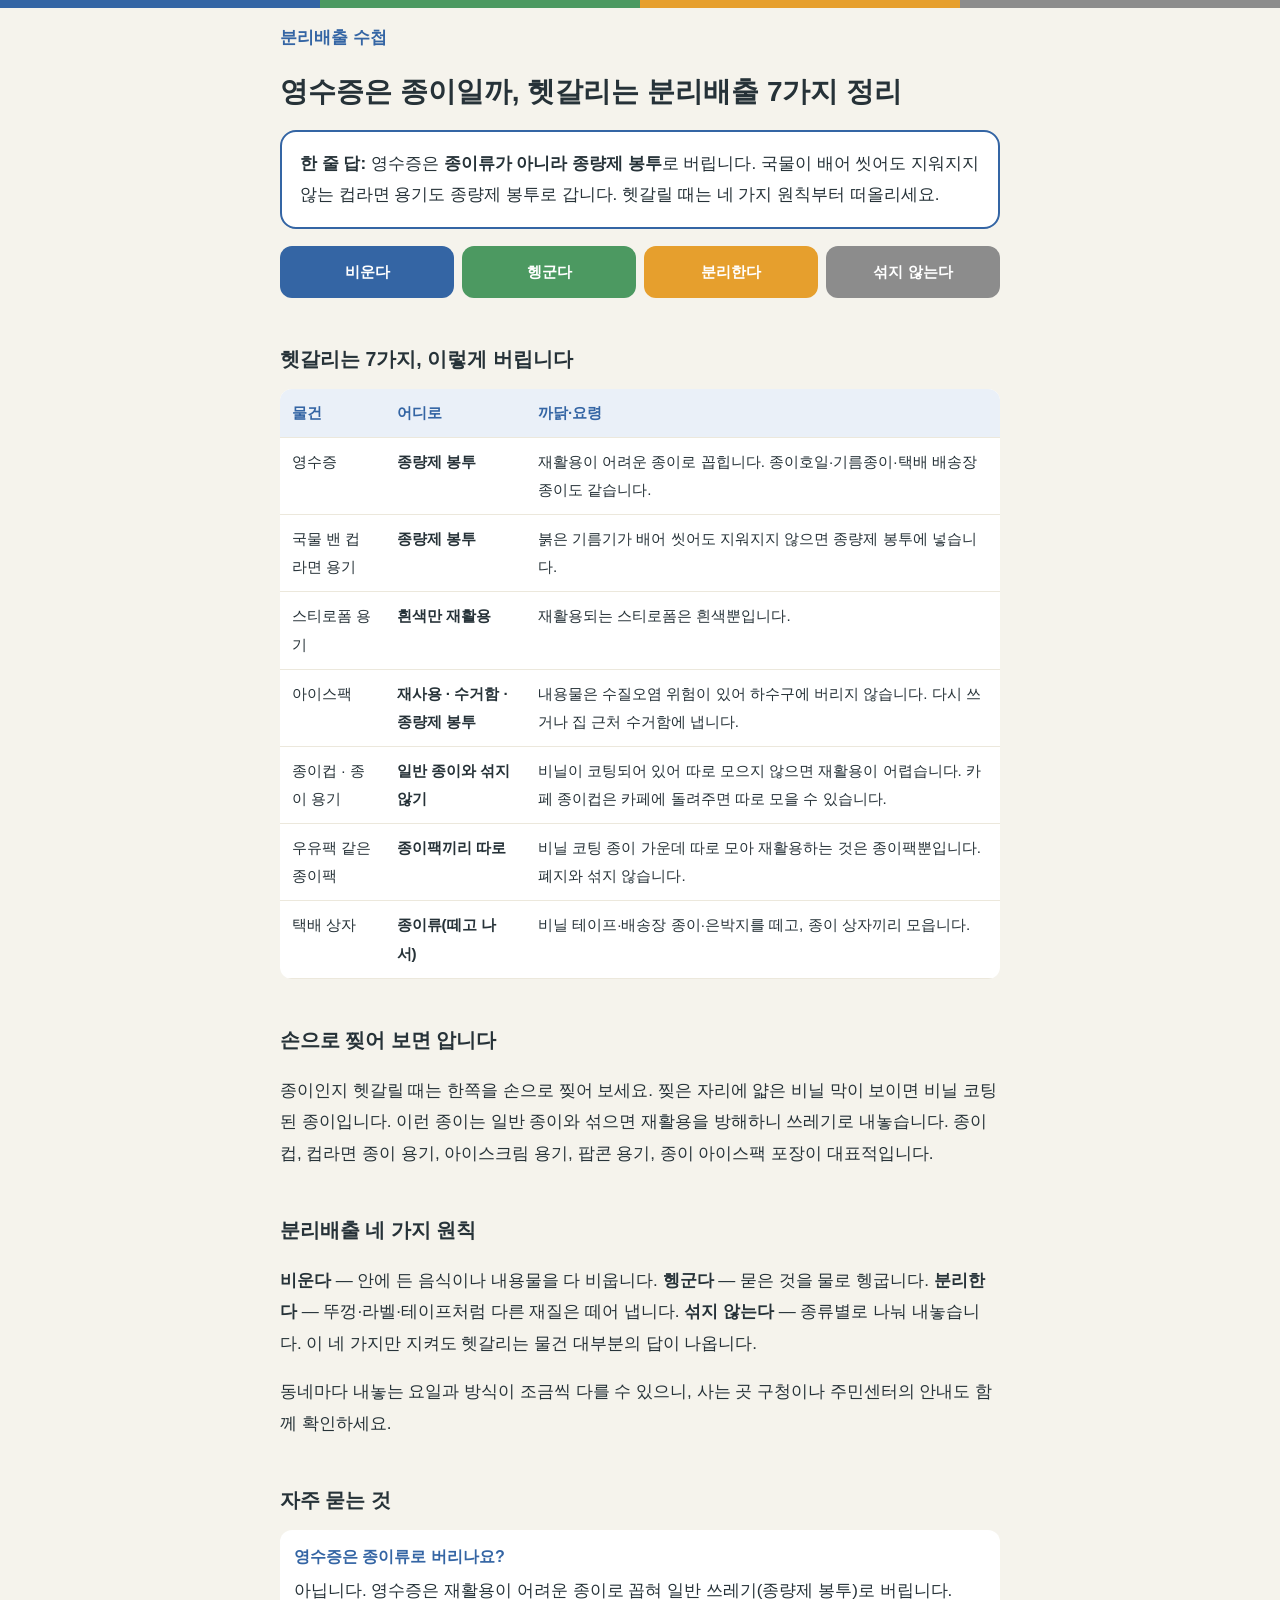
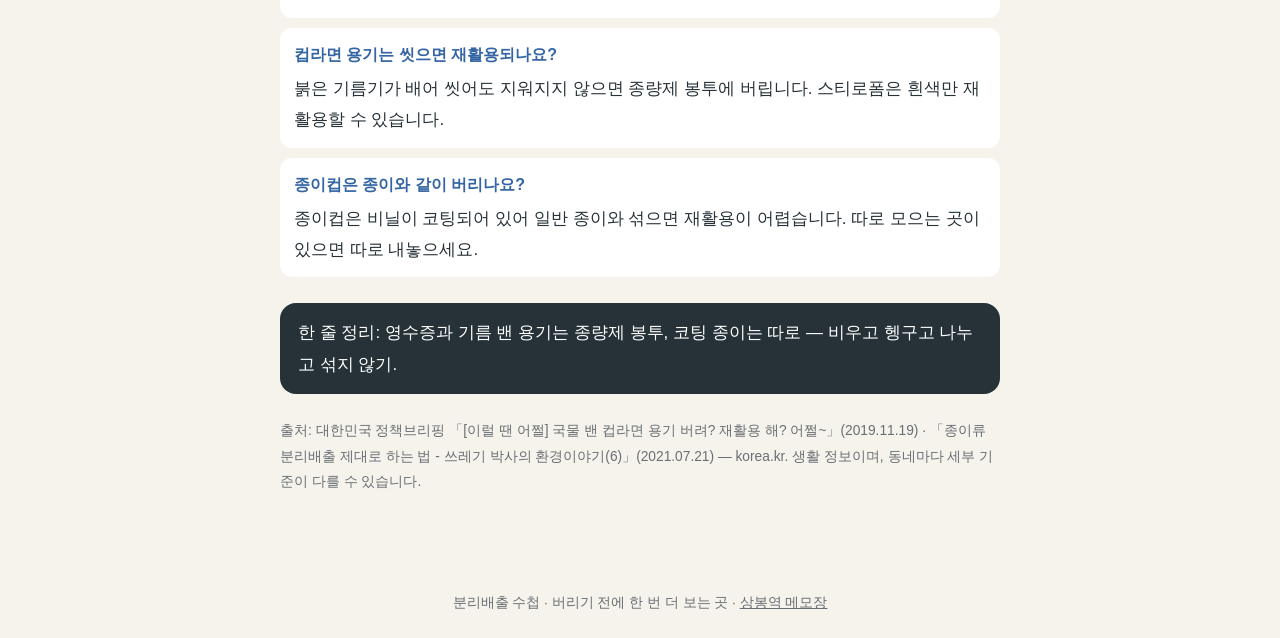
<file: index.html>
<!doctype html>
<html lang="ko">
<head>
<meta charset="UTF-8" />
<meta name="viewport" content="width=device-width, initial-scale=1.0" />
<title>영수증은 종이일까, 헷갈리는 분리배출 7가지 정리</title>
<meta name="description" content="영수증은 종이가 아니라 종량제 봉투로, 국물 밴 컵라면 용기도 종량제 봉투로 버립니다. 정책브리핑 원문으로 확인한 헷갈리는 분리배출 7가지." />
<meta name="robots" content="index, follow, max-image-preview:large" />
<link rel="canonical" href="https://x.nolcool.com/" />
<meta property="og:type" content="article" />
<meta property="og:site_name" content="분리배출 수첩" />
<meta property="og:title" content="영수증은 종이일까, 헷갈리는 분리배출 7가지 정리" />
<meta property="og:description" content="영수증 · 컵라면 용기 · 아이스팩 · 종이컵 · 종이팩 · 택배 상자 · 스티로폼 — 원문으로 확인한 배출법." />
<meta property="og:url" content="https://x.nolcool.com/" />
<meta property="og:image" content="https://x.nolcool.com/og-recycle-home.png" />
<meta property="og:image:width" content="1200" />
<meta property="og:image:height" content="1200" />
<meta property="og:image:alt" content="영수증은 종이일까 — 분리배출 수첩" />
<meta property="og:locale" content="ko_KR" />
<meta name="twitter:card" content="summary_large_image" />
<meta name="twitter:image" content="https://x.nolcool.com/og-recycle-home.png" />
<meta name="google-site-verification" content="PmfRK32sSB__iyGIVTwupgP_R45SPUo7QPPtmYJHXIc" />
<meta name="google-site-verification" content="HJjm7MRxykCQ7d_9L7glaTeeaWrmJIzAKY0BcNcfm88" />
<meta name="naver-site-verification" content="668469cf731e47491c0d4fd632688038e070fd48" />
<meta name="naver-site-verification" content="14628b1489c33af7b7a40d8b4076fec8fe49bb95" />
<link rel="icon" href="/favicon.ico" sizes="any" />
<link rel="icon" type="image/svg+xml" href="/favicon.svg" />
<script type="application/ld+json">
{"@context":"https://schema.org","@type":"WebSite","@id":"https://x.nolcool.com/#site","name":"분리배출 수첩","url":"https://x.nolcool.com/","inLanguage":"ko-KR"}
</script>
<script type="application/ld+json">
{"@context":"https://schema.org","@type":"Article","headline":"영수증은 종이일까, 헷갈리는 분리배출 7가지 정리","inLanguage":"ko-KR","mainEntityOfPage":"https://x.nolcool.com/","image":"https://x.nolcool.com/og-recycle-home.png","datePublished":"2026-09-27","isPartOf":{"@id":"https://x.nolcool.com/#site"}}
</script>
<script type="application/ld+json">
{"@context":"https://schema.org","@type":"FAQPage","mainEntity":[{"@type":"Question","name":"영수증은 종이류로 버리나요?","acceptedAnswer":{"@type":"Answer","text":"아닙니다. 영수증은 재활용이 어려운 종이로 꼽혀 일반 쓰레기(종량제 봉투)로 버립니다."}},{"@type":"Question","name":"컵라면 용기는 씻으면 재활용되나요?","acceptedAnswer":{"@type":"Answer","text":"붉은 기름기가 배어 씻어도 지워지지 않으면 종량제 봉투에 버립니다. 스티로폼은 흰색만 재활용할 수 있습니다."}},{"@type":"Question","name":"종이컵은 종이와 같이 버리나요?","acceptedAnswer":{"@type":"Answer","text":"종이컵은 비닐이 코팅되어 있어 일반 종이와 섞으면 재활용이 어렵습니다. 따로 모으는 곳이 있으면 따로 내놓으세요."}}]}
</script>
<style>
:root{--bt-청:#3465a4;--bt-녹:#4c9961;--bt-황:#e69f2d;--bt-회:#8c8c8c;--bt-바:#f5f3ec;--bt-글:#263238}
*{box-sizing:border-box}
body{margin:0;background:var(--bt-바);color:var(--bt-글);font-family:"Pretendard","Malgun Gothic","Apple SD Gothic Neo",sans-serif;line-height:1.85;font-size:17px}
.bt-top{display:flex;height:8px}.bt-top i{flex:1}.bt-top i:nth-child(1){background:var(--bt-청)}.bt-top i:nth-child(2){background:var(--bt-녹)}.bt-top i:nth-child(3){background:var(--bt-황)}.bt-top i:nth-child(4){background:var(--bt-회)}
.bt-name{max-width:760px;margin:0 auto;padding:14px 20px 0;font-weight:800;color:var(--bt-청)}
.bt-doc{max-width:760px;margin:0 auto;padding:8px 20px 60px}
.bt-doc h1{font-size:1.75rem;line-height:1.35;margin:.4em 0 .7em}
.bt-quick{background:#fff;border-radius:16px;padding:16px 18px;border:2px solid var(--bt-청)}
.bt-four{display:grid;grid-template-columns:repeat(4,1fr);gap:8px;margin:16px 0}
.bt-four span{color:#fff;font-weight:800;text-align:center;padding:12px 4px;border-radius:12px;font-size:.95rem}
.bt-four span:nth-child(1){background:var(--bt-청)}.bt-four span:nth-child(2){background:var(--bt-녹)}.bt-four span:nth-child(3){background:var(--bt-황)}.bt-four span:nth-child(4){background:var(--bt-회)}
.bt-doc h2{font-size:1.22rem;margin:2.2em 0 .6em}
.bt-tb{width:100%;border-collapse:collapse;background:#fff;border-radius:12px;overflow:hidden;font-size:.95rem}
.bt-tb th,.bt-tb td{padding:10px 12px;border-bottom:1px solid #ece8dc;text-align:left;vertical-align:top}
.bt-tb thead th{background:#eaf0f8;color:var(--bt-청)}
.bt-tb td:nth-child(2){font-weight:700}
.bt-qa{background:#fff;border-radius:12px;padding:12px 14px;margin:10px 0}
.bt-qa h3{font-size:1rem;margin:0 0 .2em;color:var(--bt-청)}.bt-qa p{margin:0}
.bt-one{background:var(--bt-글);color:#fff;border-radius:16px;padding:14px 18px;margin-top:26px}
.bt-src{font-size:.86rem;color:#6a6f73;margin-top:24px}
.bt-foot{text-align:center;font-size:.85rem;color:#6a6f73;padding:22px 16px}
@media (max-width:480px){.bt-four span{font-size:.78rem;padding:12px 2px;white-space:nowrap}.bt-tb td:first-child{min-width:5.2em}}
</style>
</head>
<body>
<div class="bt-top"><i></i><i></i><i></i><i></i></div>
<div class="bt-name">분리배출 수첩</div>
<main class="bt-doc">
<article>
<h1>영수증은 종이일까, 헷갈리는 분리배출 7가지 정리</h1>
<p class="bt-quick"><strong>한 줄 답:</strong> 영수증은 <strong>종이류가 아니라 종량제 봉투</strong>로 버립니다. 국물이 배어 씻어도 지워지지 않는 컵라면 용기도 종량제 봉투로 갑니다. 헷갈릴 때는 네 가지 원칙부터 떠올리세요.</p>
<div class="bt-four"><span>비운다</span><span>헹군다</span><span>분리한다</span><span>섞지 않는다</span></div>

<h2>헷갈리는 7가지, 이렇게 버립니다</h2>
<table class="bt-tb">
<thead><tr><th>물건</th><th>어디로</th><th>까닭·요령</th></tr></thead>
<tbody>
<tr><td>영수증</td><td>종량제 봉투</td><td>재활용이 어려운 종이로 꼽힙니다. 종이호일·기름종이·택배 배송장 종이도 같습니다.</td></tr>
<tr><td>국물 밴 컵라면 용기</td><td>종량제 봉투</td><td>붉은 기름기가 배어 씻어도 지워지지 않으면 종량제 봉투에 넣습니다.</td></tr>
<tr><td>스티로폼 용기</td><td>흰색만 재활용</td><td>재활용되는 스티로폼은 흰색뿐입니다.</td></tr>
<tr><td>아이스팩</td><td>재사용 · 수거함 · 종량제 봉투</td><td>내용물은 수질오염 위험이 있어 하수구에 버리지 않습니다. 다시 쓰거나 집 근처 수거함에 냅니다.</td></tr>
<tr><td>종이컵 · 종이 용기</td><td>일반 종이와 섞지 않기</td><td>비닐이 코팅되어 있어 따로 모으지 않으면 재활용이 어렵습니다. 카페 종이컵은 카페에 돌려주면 따로 모을 수 있습니다.</td></tr>
<tr><td>우유팩 같은 종이팩</td><td>종이팩끼리 따로</td><td>비닐 코팅 종이 가운데 따로 모아 재활용하는 것은 종이팩뿐입니다. 폐지와 섞지 않습니다.</td></tr>
<tr><td>택배 상자</td><td>종이류(떼고 나서)</td><td>비닐 테이프·배송장 종이·은박지를 떼고, 종이 상자끼리 모읍니다.</td></tr>
</tbody>
</table>

<h2>손으로 찢어 보면 압니다</h2>
<p>종이인지 헷갈릴 때는 한쪽을 손으로 찢어 보세요. 찢은 자리에 얇은 비닐 막이 보이면 비닐 코팅된 종이입니다. 이런 종이는 일반 종이와 섞으면 재활용을 방해하니 쓰레기로 내놓습니다. 종이컵, 컵라면 종이 용기, 아이스크림 용기, 팝콘 용기, 종이 아이스팩 포장이 대표적입니다.</p>

<h2>분리배출 네 가지 원칙</h2>
<p><strong>비운다</strong> — 안에 든 음식이나 내용물을 다 비웁니다. <strong>헹군다</strong> — 묻은 것을 물로 헹굽니다. <strong>분리한다</strong> — 뚜껑·라벨·테이프처럼 다른 재질은 떼어 냅니다. <strong>섞지 않는다</strong> — 종류별로 나눠 내놓습니다. 이 네 가지만 지켜도 헷갈리는 물건 대부분의 답이 나옵니다.</p>
<p>동네마다 내놓는 요일과 방식이 조금씩 다를 수 있으니, 사는 곳 구청이나 주민센터의 안내도 함께 확인하세요.</p>

<h2>자주 묻는 것</h2>
<div class="bt-qa"><h3>영수증은 종이류로 버리나요?</h3><p>아닙니다. 영수증은 재활용이 어려운 종이로 꼽혀 일반 쓰레기(종량제 봉투)로 버립니다.</p></div>
<div class="bt-qa"><h3>컵라면 용기는 씻으면 재활용되나요?</h3><p>붉은 기름기가 배어 씻어도 지워지지 않으면 종량제 봉투에 버립니다. 스티로폼은 흰색만 재활용할 수 있습니다.</p></div>
<div class="bt-qa"><h3>종이컵은 종이와 같이 버리나요?</h3><p>종이컵은 비닐이 코팅되어 있어 일반 종이와 섞으면 재활용이 어렵습니다. 따로 모으는 곳이 있으면 따로 내놓으세요.</p></div>

<p class="bt-one">한 줄 정리: 영수증과 기름 밴 용기는 종량제 봉투, 코팅 종이는 따로 — 비우고 헹구고 나누고 섞지 않기.</p>
<p class="bt-src">출처: 대한민국 정책브리핑 「[이럴 땐 어쩔] 국물 밴 컵라면 용기 버려? 재활용 해? 어쩔~」(2019.11.19) · 「종이류 분리배출 제대로 하는 법 - 쓰레기 박사의 환경이야기(6)」(2021.07.21) — korea.kr. 생활 정보이며, 동네마다 세부 기준이 다를 수 있습니다.</p>
</article>
</main>
<footer class="bt-foot">분리배출 수첩 · 버리기 전에 한 번 더 보는 곳 · <a href="/sangbong-station-notes/" style="color:inherit">상봉역 메모장</a></footer>
</body>
</html>
</file>
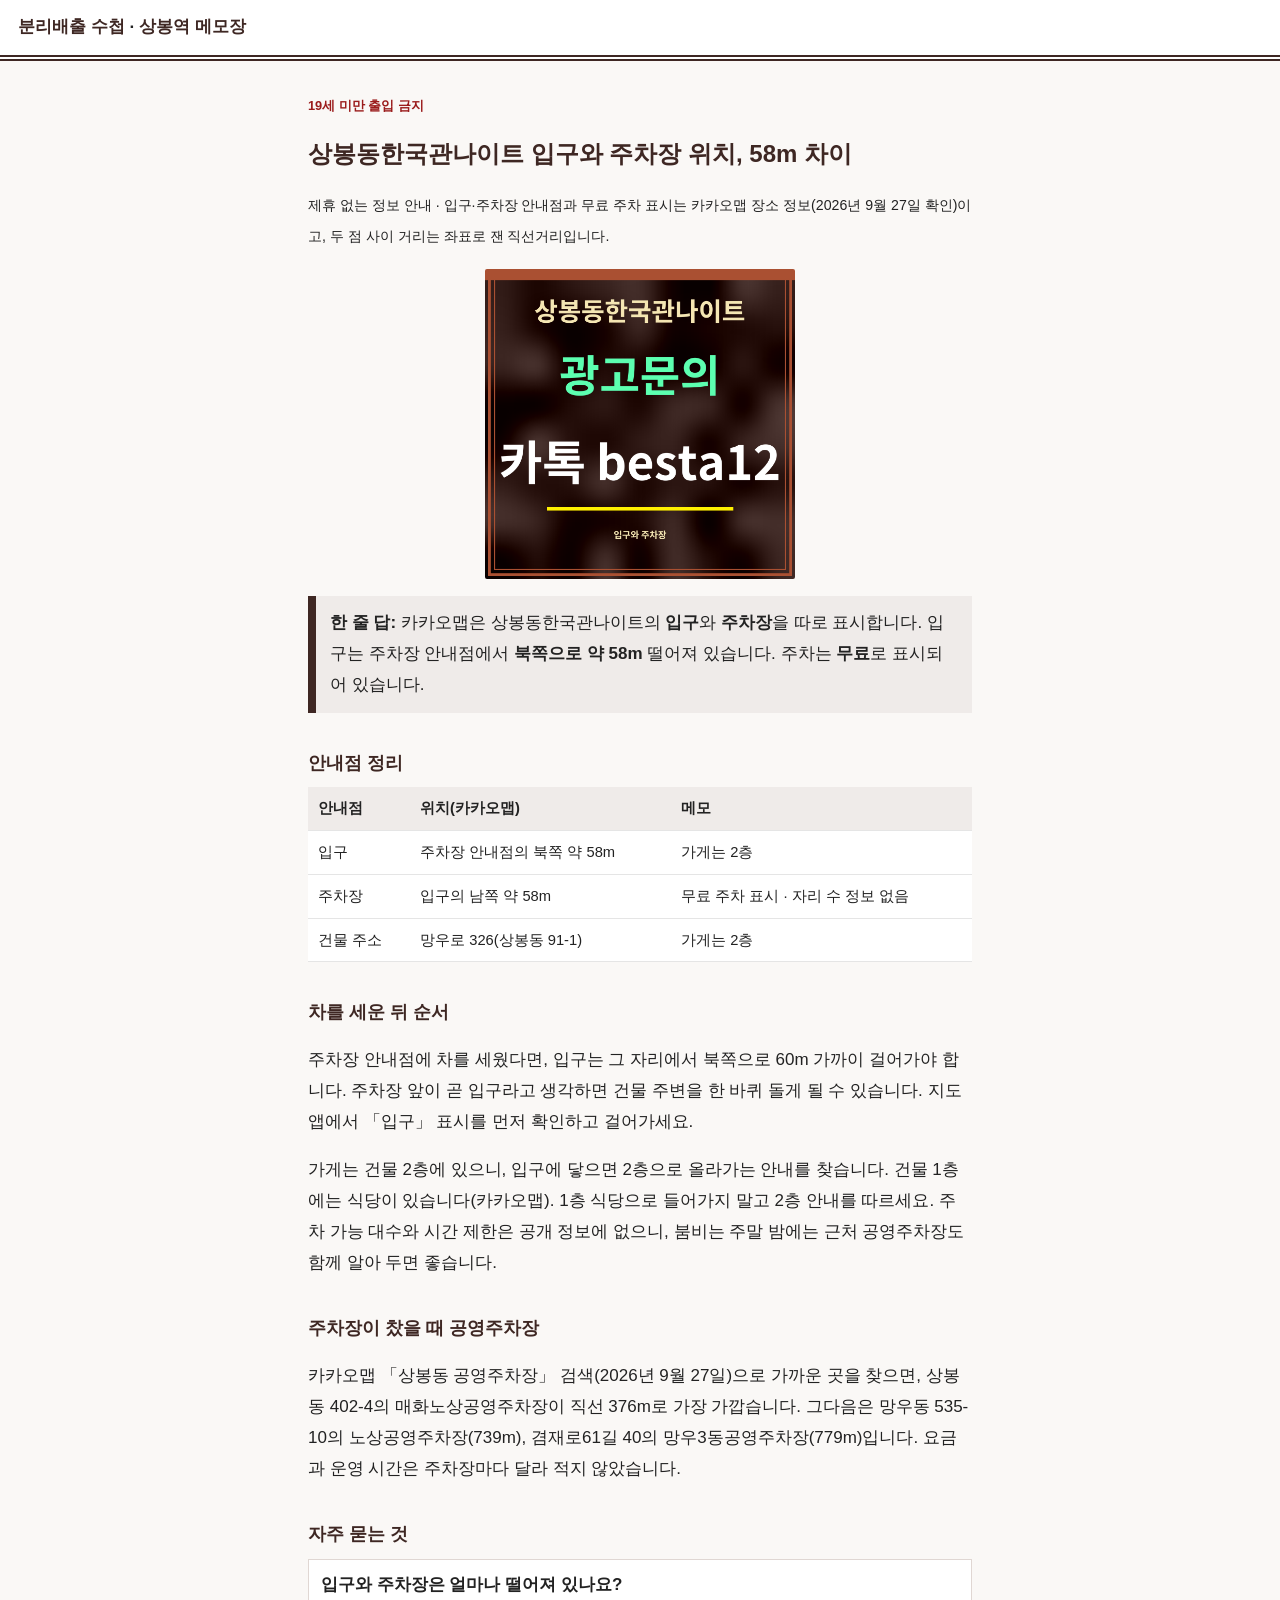
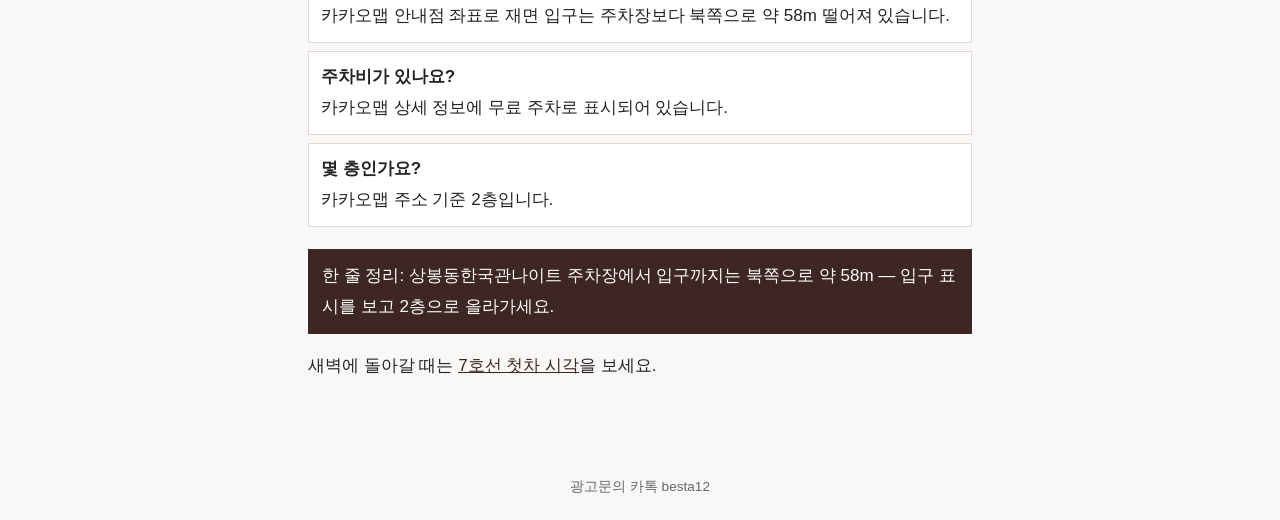
<file: sangbong-hangukgwan-night-10/index.html>
<!doctype html>
<html lang="ko">
<head>
<meta charset="UTF-8" />
<meta name="viewport" content="width=device-width, initial-scale=1.0" />
<title>상봉동한국관나이트 입구와 주차장 위치, 58m 차이</title>
<meta name="description" content="카카오맵에는 상봉동한국관나이트의 입구와 주차장 안내점이 따로 찍혀 있습니다. 입구는 주차장보다 58m 북쪽입니다. 차를 세운 뒤 헤매지 않는 순서를 정리했습니다." />
<meta name="robots" content="index, follow, max-image-preview:large" />
<link rel="canonical" href="https://x.nolcool.com/sangbong-hangukgwan-night-10/" />
<meta property="og:type" content="article" />
<meta property="og:site_name" content="분리배출 수첩" />
<meta property="og:title" content="상봉동한국관나이트 입구와 주차장 위치, 58m 차이" />
<meta property="og:description" content="카카오맵에는 상봉동한국관나이트의 입구와 주차장 안내점이 따로 찍혀 있습니다. 입구는 주차장보다 58m 북쪽입니다. 차를 세운 뒤 헤매지 않는 순서를 정리했습니다." />
<meta property="og:url" content="https://x.nolcool.com/sangbong-hangukgwan-night-10/" />
<meta property="og:image" content="https://x.nolcool.com/sangbong-hangukgwan-night-10/card-1e0c80ca.png" />
<meta property="og:image:width" content="1200" />
<meta property="og:image:height" content="1200" />
<meta property="og:image:alt" content="상봉동한국관나이트 광고문의 카톡 besta12" />
<meta name="twitter:card" content="summary_large_image" />
<meta name="twitter:image" content="https://x.nolcool.com/sangbong-hangukgwan-night-10/card-1e0c80ca.png" />
<link rel="icon" type="image/svg+xml" href="/favicon.svg" />
<script type="application/ld+json">
{"@context": "https://schema.org", "@type": "NightClub", "name": "상봉동한국관나이트", "address": {"@type": "PostalAddress", "streetAddress": "망우로 326 2층", "addressLocality": "중랑구", "addressRegion": "서울", "postalCode": "02149", "addressCountry": "KR"}}
</script>
<script type="application/ld+json">
{"@context": "https://schema.org", "@type": "WebPage", "name": "상봉동한국관나이트 입구와 주차장 위치, 58m 차이", "url": "https://x.nolcool.com/sangbong-hangukgwan-night-10/", "image": "https://x.nolcool.com/sangbong-hangukgwan-night-10/card-1e0c80ca.png", "inLanguage": "ko-KR", "dateModified": "2026-09-27"}
</script>
<script type="application/ld+json">
{"@context": "https://schema.org", "@type": "FAQPage", "mainEntity": [{"@type": "Question", "name": "입구와 주차장은 얼마나 떨어져 있나요?", "acceptedAnswer": {"@type": "Answer", "text": "카카오맵 안내점 좌표로 재면 입구는 주차장보다 북쪽으로 약 58m 떨어져 있습니다."}}, {"@type": "Question", "name": "주차비가 있나요?", "acceptedAnswer": {"@type": "Answer", "text": "카카오맵 상세 정보에 무료 주차로 표시되어 있습니다."}}, {"@type": "Question", "name": "몇 층인가요?", "acceptedAnswer": {"@type": "Answer", "text": "카카오맵 주소 기준 2층입니다."}}]}
</script>
<script type="application/ld+json">
{"@context": "https://schema.org", "@type": "BreadcrumbList", "itemListElement": [{"@type": "ListItem", "position": 1, "name": "분리배출 수첩", "item": "https://x.nolcool.com/"}, {"@type": "ListItem", "position": 2, "name": "상봉역 메모장", "item": "https://x.nolcool.com/sangbong-station-notes/"}, {"@type": "ListItem", "position": 3, "name": "상봉동한국관나이트 입구와 주차장", "item": "https://x.nolcool.com/sangbong-hangukgwan-night-10/"}]}
</script>
<style>
:root{--t0-a:#3e2723;--t0-b:#faf8f6}*{box-sizing:border-box}body{margin:0;background:var(--t0-b);color:#222;font-family:"Pretendard","Malgun Gothic",sans-serif;line-height:1.82;font-size:17px}.t0-h{padding:12px 18px;font-weight:800;background:#fff;border-bottom:6px double #3e2723}.t0-h a{color:var(--t0-a);text-decoration:none}.t0-m{max-width:700px;margin:0 auto;padding:20px 18px 56px}.t0-m h1{font-size:1.5rem;line-height:1.4;color:var(--t0-a)}.t0-g{font-size:.8rem;color:#9b1c1c;font-weight:700}.t0-i{display:block;width:100%;max-width:310px;height:auto;aspect-ratio:1/1;margin:14px auto;border-radius:2px}.t0-k{background:#efebe9;padding:12px 14px;border-left:8px solid #3e2723}.t0-m h2{font-size:1.1rem;margin:1.9em 0 .5em;color:var(--t0-a)}.t0-t{width:100%;border-collapse:collapse;background:#fff;font-size:.92rem}.t0-t th,.t0-t td{padding:8px 10px;border-bottom:1px solid #e5e5e5;text-align:left}.t0-t th{background:#efebe9}.t0-t td:first-child,.t0-t th:first-child{white-space:nowrap}.t0-q{background:#fff;padding:10px 12px;margin:8px 0;border:1px solid #e0d7d3}.t0-e{background:#3e2723;color:#fff;padding:12px 14px;margin-top:22px}.t0-m a{color:var(--t0-a)}.t0-f{text-align:center;font-size:.85rem;color:#666;padding:20px 16px}
</style>
</head>
<header class="t0-h"><a href="/">분리배출 수첩</a> · <a href="/sangbong-station-notes/">상봉역 메모장</a></header>
<main class="t0-m"><article>
<p class="t0-g">19세 미만 출입 금지</p>
<h1>상봉동한국관나이트 입구와 주차장 위치, 58m 차이</h1>
<p><small>제휴 없는 정보 안내 · 입구·주차장 안내점과 무료 주차 표시는 카카오맵 장소 정보(2026년 9월 27일 확인)이고, 두 점 사이 거리는 좌표로 잰 직선거리입니다.</small></p>
<img class="t0-i" src="card-1e0c80ca.png" width="1200" height="1200" alt="상봉동한국관나이트 광고문의 카톡 besta12" />
<p class="t0-k"><strong>한 줄 답:</strong> 카카오맵은 상봉동한국관나이트의 <strong>입구</strong>와 <strong>주차장</strong>을 따로 표시합니다. 입구는 주차장 안내점에서 <strong>북쪽으로 약 58m</strong> 떨어져 있습니다. 주차는 <strong>무료</strong>로 표시되어 있습니다.</p>
<h2>안내점 정리</h2>
<table class="t0-t"><thead><tr><th>안내점</th><th>위치(카카오맵)</th><th>메모</th></tr></thead><tbody>
<tr><td>입구</td><td>주차장 안내점의 북쪽 약 58m</td><td>가게는 2층</td></tr>
<tr><td>주차장</td><td>입구의 남쪽 약 58m</td><td>무료 주차 표시 · 자리 수 정보 없음</td></tr>
<tr><td>건물 주소</td><td>망우로 326(상봉동 91-1)</td><td>가게는 2층</td></tr>
</tbody></table>
<h2>차를 세운 뒤 순서</h2>
<p>주차장 안내점에 차를 세웠다면, 입구는 그 자리에서 북쪽으로 60m 가까이 걸어가야 합니다. 주차장 앞이 곧 입구라고 생각하면 건물 주변을 한 바퀴 돌게 될 수 있습니다. 지도 앱에서 「입구」 표시를 먼저 확인하고 걸어가세요.</p>
<p>가게는 건물 2층에 있으니, 입구에 닿으면 2층으로 올라가는 안내를 찾습니다. 건물 1층에는 식당이 있습니다(카카오맵). 1층 식당으로 들어가지 말고 2층 안내를 따르세요. 주차 가능 대수와 시간 제한은 공개 정보에 없으니, 붐비는 주말 밤에는 근처 공영주차장도 함께 알아 두면 좋습니다.</p>
<h2>주차장이 찼을 때 공영주차장</h2>
<p>카카오맵 「상봉동 공영주차장」 검색(2026년 9월 27일)으로 가까운 곳을 찾으면, 상봉동 402-4의 매화노상공영주차장이 직선 376m로 가장 가깝습니다. 그다음은 망우동 535-10의 노상공영주차장(739m), 겸재로61길 40의 망우3동공영주차장(779m)입니다. 요금과 운영 시간은 주차장마다 달라 적지 않았습니다.</p>
<h2>자주 묻는 것</h2>
<div class="t0-q"><b>입구와 주차장은 얼마나 떨어져 있나요?</b><br>카카오맵 안내점 좌표로 재면 입구는 주차장보다 북쪽으로 약 58m 떨어져 있습니다.</div>
<div class="t0-q"><b>주차비가 있나요?</b><br>카카오맵 상세 정보에 무료 주차로 표시되어 있습니다.</div>
<div class="t0-q"><b>몇 층인가요?</b><br>카카오맵 주소 기준 2층입니다.</div>

<p class="t0-e">한 줄 정리: 상봉동한국관나이트 주차장에서 입구까지는 북쪽으로 약 58m — 입구 표시를 보고 2층으로 올라가세요.</p>
<p>새벽에 돌아갈 때는 <a href="/sangbong-hangukgwan-night/">7호선 첫차 시각</a>을 보세요.</p>
</article></main>
<footer class="t0-f">광고문의 카톡 besta12</footer>
</html>
</file>
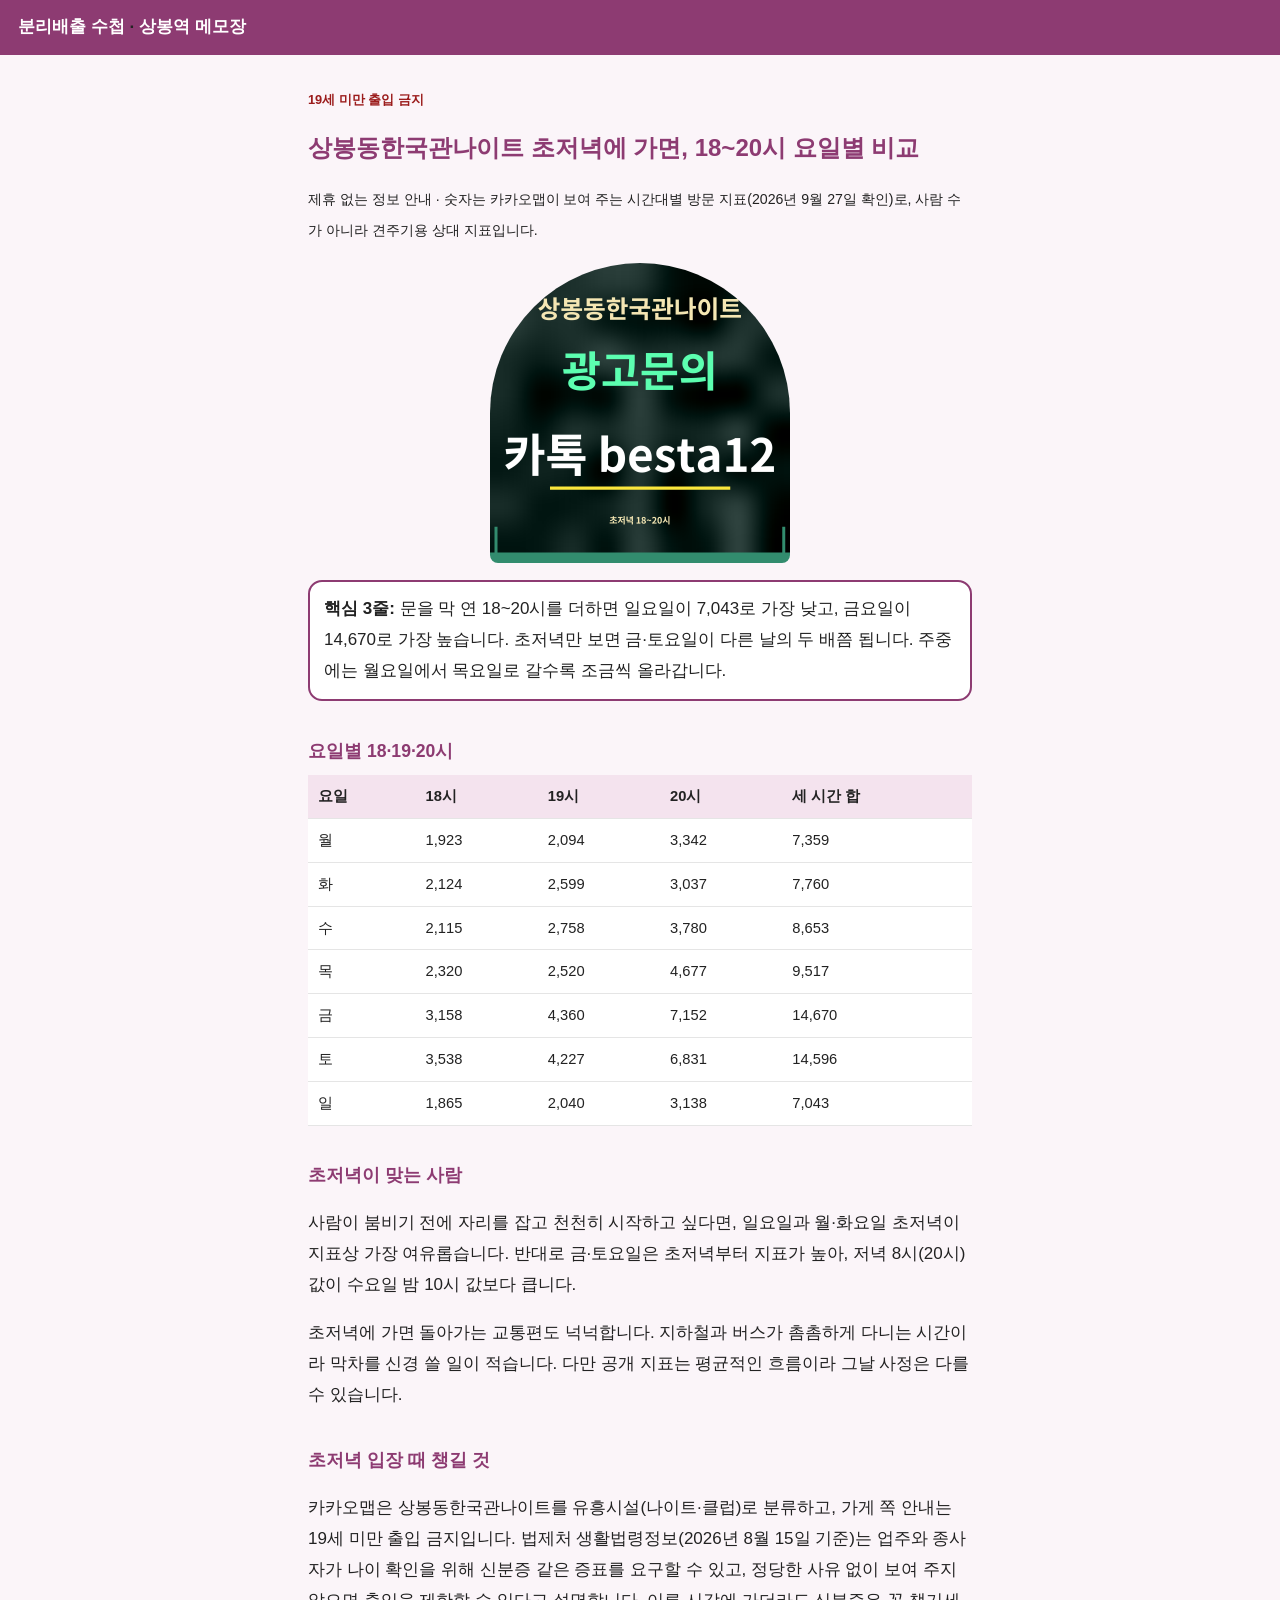
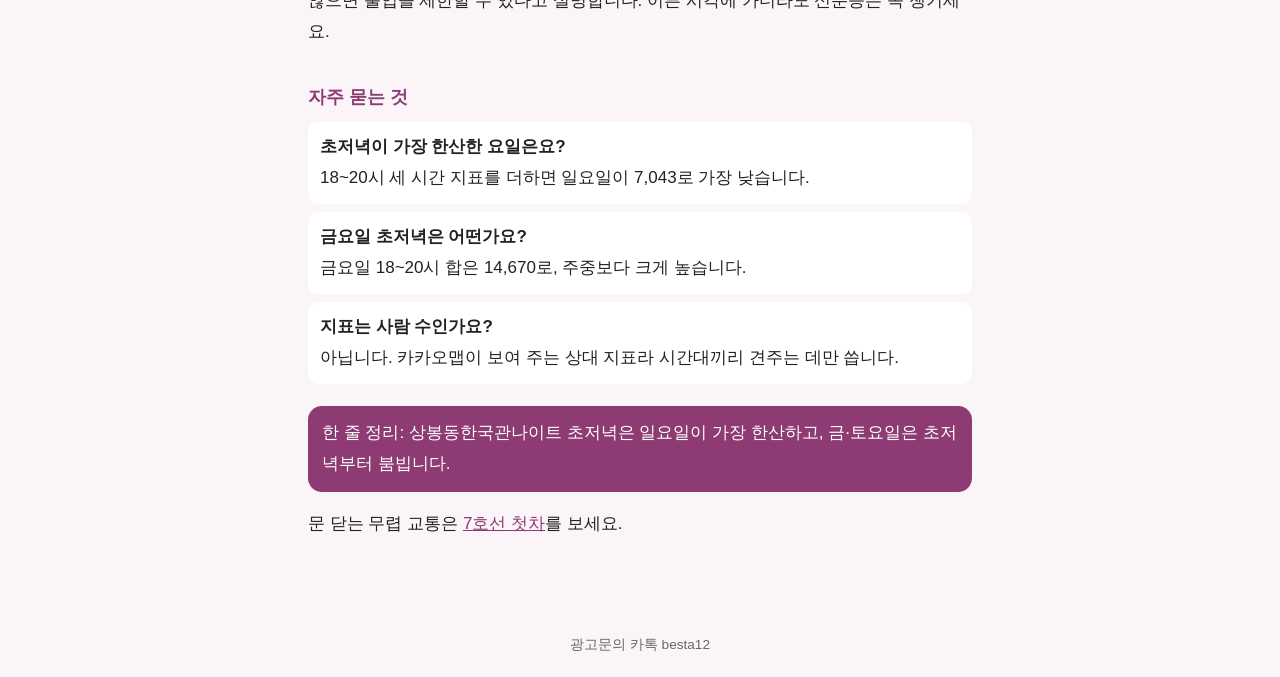
<file: sangbong-hangukgwan-night-2/index.html>
<!doctype html>
<html lang="ko">
<head>
<meta charset="UTF-8" />
<meta name="viewport" content="width=device-width, initial-scale=1.0" />
<title>상봉동한국관나이트 초저녁에 가면, 18~20시 요일별 비교</title>
<meta name="description" content="상봉동한국관나이트 문 여는 저녁 6시부터 8시까지 카카오맵 방문 지표를 요일별로 모았습니다. 가장 한산한 초저녁은 일요일, 가장 붐비는 초저녁은 금요일입니다." />
<meta name="robots" content="index, follow, max-image-preview:large" />
<link rel="canonical" href="https://x.nolcool.com/sangbong-hangukgwan-night-2/" />
<meta property="og:type" content="article" />
<meta property="og:site_name" content="분리배출 수첩" />
<meta property="og:title" content="상봉동한국관나이트 초저녁에 가면, 18~20시 요일별 비교" />
<meta property="og:description" content="상봉동한국관나이트 문 여는 저녁 6시부터 8시까지 카카오맵 방문 지표를 요일별로 모았습니다. 가장 한산한 초저녁은 일요일, 가장 붐비는 초저녁은 금요일입니다." />
<meta property="og:url" content="https://x.nolcool.com/sangbong-hangukgwan-night-2/" />
<meta property="og:image" content="https://x.nolcool.com/sangbong-hangukgwan-night-2/card-652b21cd.png" />
<meta property="og:image:width" content="1200" />
<meta property="og:image:height" content="1200" />
<meta property="og:image:alt" content="상봉동한국관나이트 광고문의 카톡 besta12" />
<meta name="twitter:card" content="summary_large_image" />
<meta name="twitter:image" content="https://x.nolcool.com/sangbong-hangukgwan-night-2/card-652b21cd.png" />
<link rel="icon" type="image/svg+xml" href="/favicon.svg" />
<script type="application/ld+json">
{"@context": "https://schema.org", "@type": "NightClub", "name": "상봉동한국관나이트", "address": {"@type": "PostalAddress", "streetAddress": "망우로 326 2층", "addressLocality": "중랑구", "addressRegion": "서울", "postalCode": "02149", "addressCountry": "KR"}}
</script>
<script type="application/ld+json">
{"@context": "https://schema.org", "@type": "WebPage", "name": "상봉동한국관나이트 초저녁에 가면, 18~20시 요일별 비교", "url": "https://x.nolcool.com/sangbong-hangukgwan-night-2/", "image": "https://x.nolcool.com/sangbong-hangukgwan-night-2/card-652b21cd.png", "inLanguage": "ko-KR", "dateModified": "2026-09-27"}
</script>
<script type="application/ld+json">
{"@context": "https://schema.org", "@type": "FAQPage", "mainEntity": [{"@type": "Question", "name": "초저녁이 가장 한산한 요일은요?", "acceptedAnswer": {"@type": "Answer", "text": "18~20시 세 시간 지표를 더하면 일요일이 7,043로 가장 낮습니다."}}, {"@type": "Question", "name": "금요일 초저녁은 어떤가요?", "acceptedAnswer": {"@type": "Answer", "text": "금요일 18~20시 합은 14,670로, 주중보다 크게 높습니다."}}, {"@type": "Question", "name": "지표는 사람 수인가요?", "acceptedAnswer": {"@type": "Answer", "text": "아닙니다. 카카오맵이 보여 주는 상대 지표라 시간대끼리 견주는 데만 씁니다."}}]}
</script>
<script type="application/ld+json">
{"@context": "https://schema.org", "@type": "BreadcrumbList", "itemListElement": [{"@type": "ListItem", "position": 1, "name": "분리배출 수첩", "item": "https://x.nolcool.com/"}, {"@type": "ListItem", "position": 2, "name": "상봉역 메모장", "item": "https://x.nolcool.com/sangbong-station-notes/"}, {"@type": "ListItem", "position": 3, "name": "상봉동한국관나이트 초저녁 방문", "item": "https://x.nolcool.com/sangbong-hangukgwan-night-2/"}]}
</script>
<style>
:root{--t2-a:#8d3b72;--t2-b:#fbf5f9}*{box-sizing:border-box}body{margin:0;background:var(--t2-b);color:#222;font-family:"Pretendard","Malgun Gothic",sans-serif;line-height:1.82;font-size:17px}.t2-h{padding:12px 18px;font-weight:800;background:#8d3b72}.t2-h a{color:#fff;text-decoration:none}.t2-m{max-width:700px;margin:0 auto;padding:20px 18px 56px}.t2-m h1{font-size:1.5rem;line-height:1.4;color:var(--t2-a)}.t2-g{font-size:.8rem;color:#9b1c1c;font-weight:700}.t2-i{display:block;width:100%;max-width:300px;height:auto;aspect-ratio:1/1;margin:14px auto;border-radius:50% 50% 8px 8px}.t2-k{background:#fff;border:2px solid #8d3b72;border-radius:14px;padding:12px 14px}.t2-m h2{font-size:1.1rem;margin:1.9em 0 .5em;color:var(--t2-a)}.t2-t{width:100%;border-collapse:collapse;background:#fff;font-size:.92rem}.t2-t th,.t2-t td{padding:8px 10px;border-bottom:1px solid #e5e5e5;text-align:left}.t2-t th{background:#f4e3ee}.t2-q{background:#fff;border-radius:10px;padding:10px 12px;margin:8px 0}.t2-e{background:#8d3b72;color:#fff;border-radius:14px;padding:12px 14px;margin-top:22px}.t2-m a{color:var(--t2-a)}.t2-f{text-align:center;font-size:.85rem;color:#666;padding:20px 16px}
</style>
</head>
<header class="t2-h"><a href="/">분리배출 수첩</a> · <a href="/sangbong-station-notes/">상봉역 메모장</a></header>
<main class="t2-m"><article>
<p class="t2-g">19세 미만 출입 금지</p>
<h1>상봉동한국관나이트 초저녁에 가면, 18~20시 요일별 비교</h1>
<p><small>제휴 없는 정보 안내 · 숫자는 카카오맵이 보여 주는 시간대별 방문 지표(2026년 9월 27일 확인)로, 사람 수가 아니라 견주기용 상대 지표입니다.</small></p>
<img class="t2-i" src="card-652b21cd.png" width="1200" height="1200" alt="상봉동한국관나이트 광고문의 카톡 besta12" />
<p class="t2-k"><strong>핵심 3줄:</strong> 문을 막 연 18~20시를 더하면 일요일이 7,043로 가장 낮고, 금요일이 14,670로 가장 높습니다. 초저녁만 보면 금·토요일이 다른 날의 두 배쯤 됩니다. 주중에는 월요일에서 목요일로 갈수록 조금씩 올라갑니다.</p>
<h2>요일별 18·19·20시</h2>
<table class="t2-t"><thead><tr><th>요일</th><th>18시</th><th>19시</th><th>20시</th><th>세 시간 합</th></tr></thead><tbody>
<tr><td>월</td><td>1,923</td><td>2,094</td><td>3,342</td><td>7,359</td></tr>
<tr><td>화</td><td>2,124</td><td>2,599</td><td>3,037</td><td>7,760</td></tr>
<tr><td>수</td><td>2,115</td><td>2,758</td><td>3,780</td><td>8,653</td></tr>
<tr><td>목</td><td>2,320</td><td>2,520</td><td>4,677</td><td>9,517</td></tr>
<tr><td>금</td><td>3,158</td><td>4,360</td><td>7,152</td><td>14,670</td></tr>
<tr><td>토</td><td>3,538</td><td>4,227</td><td>6,831</td><td>14,596</td></tr>
<tr><td>일</td><td>1,865</td><td>2,040</td><td>3,138</td><td>7,043</td></tr>
</tbody></table>
<h2>초저녁이 맞는 사람</h2>
<p>사람이 붐비기 전에 자리를 잡고 천천히 시작하고 싶다면, 일요일과 월·화요일 초저녁이 지표상 가장 여유롭습니다. 반대로 금·토요일은 초저녁부터 지표가 높아, 저녁 8시(20시) 값이 수요일 밤 10시 값보다 큽니다.</p>
<p>초저녁에 가면 돌아가는 교통편도 넉넉합니다. 지하철과 버스가 촘촘하게 다니는 시간이라 막차를 신경 쓸 일이 적습니다. 다만 공개 지표는 평균적인 흐름이라 그날 사정은 다를 수 있습니다.</p>
<h2>초저녁 입장 때 챙길 것</h2>
<p>카카오맵은 상봉동한국관나이트를 유흥시설(나이트·클럽)로 분류하고, 가게 쪽 안내는 19세 미만 출입 금지입니다. 법제처 생활법령정보(2026년 8월 15일 기준)는 업주와 종사자가 나이 확인을 위해 신분증 같은 증표를 요구할 수 있고, 정당한 사유 없이 보여 주지 않으면 출입을 제한할 수 있다고 설명합니다. 이른 시각에 가더라도 신분증은 꼭 챙기세요.</p>
<h2>자주 묻는 것</h2>
<div class="t2-q"><strong>초저녁이 가장 한산한 요일은요?</strong><br>18~20시 세 시간 지표를 더하면 일요일이 7,043로 가장 낮습니다.</div>
<div class="t2-q"><strong>금요일 초저녁은 어떤가요?</strong><br>금요일 18~20시 합은 14,670로, 주중보다 크게 높습니다.</div>
<div class="t2-q"><strong>지표는 사람 수인가요?</strong><br>아닙니다. 카카오맵이 보여 주는 상대 지표라 시간대끼리 견주는 데만 씁니다.</div>

<p class="t2-e">한 줄 정리: 상봉동한국관나이트 초저녁은 일요일이 가장 한산하고, 금·토요일은 초저녁부터 붐빕니다.</p>
<p>문 닫는 무렵 교통은 <a href="/sangbong-hangukgwan-night/">7호선 첫차</a>를 보세요.</p>
</article></main>
<footer class="t2-f">광고문의 카톡 besta12</footer>
</html>
</file>
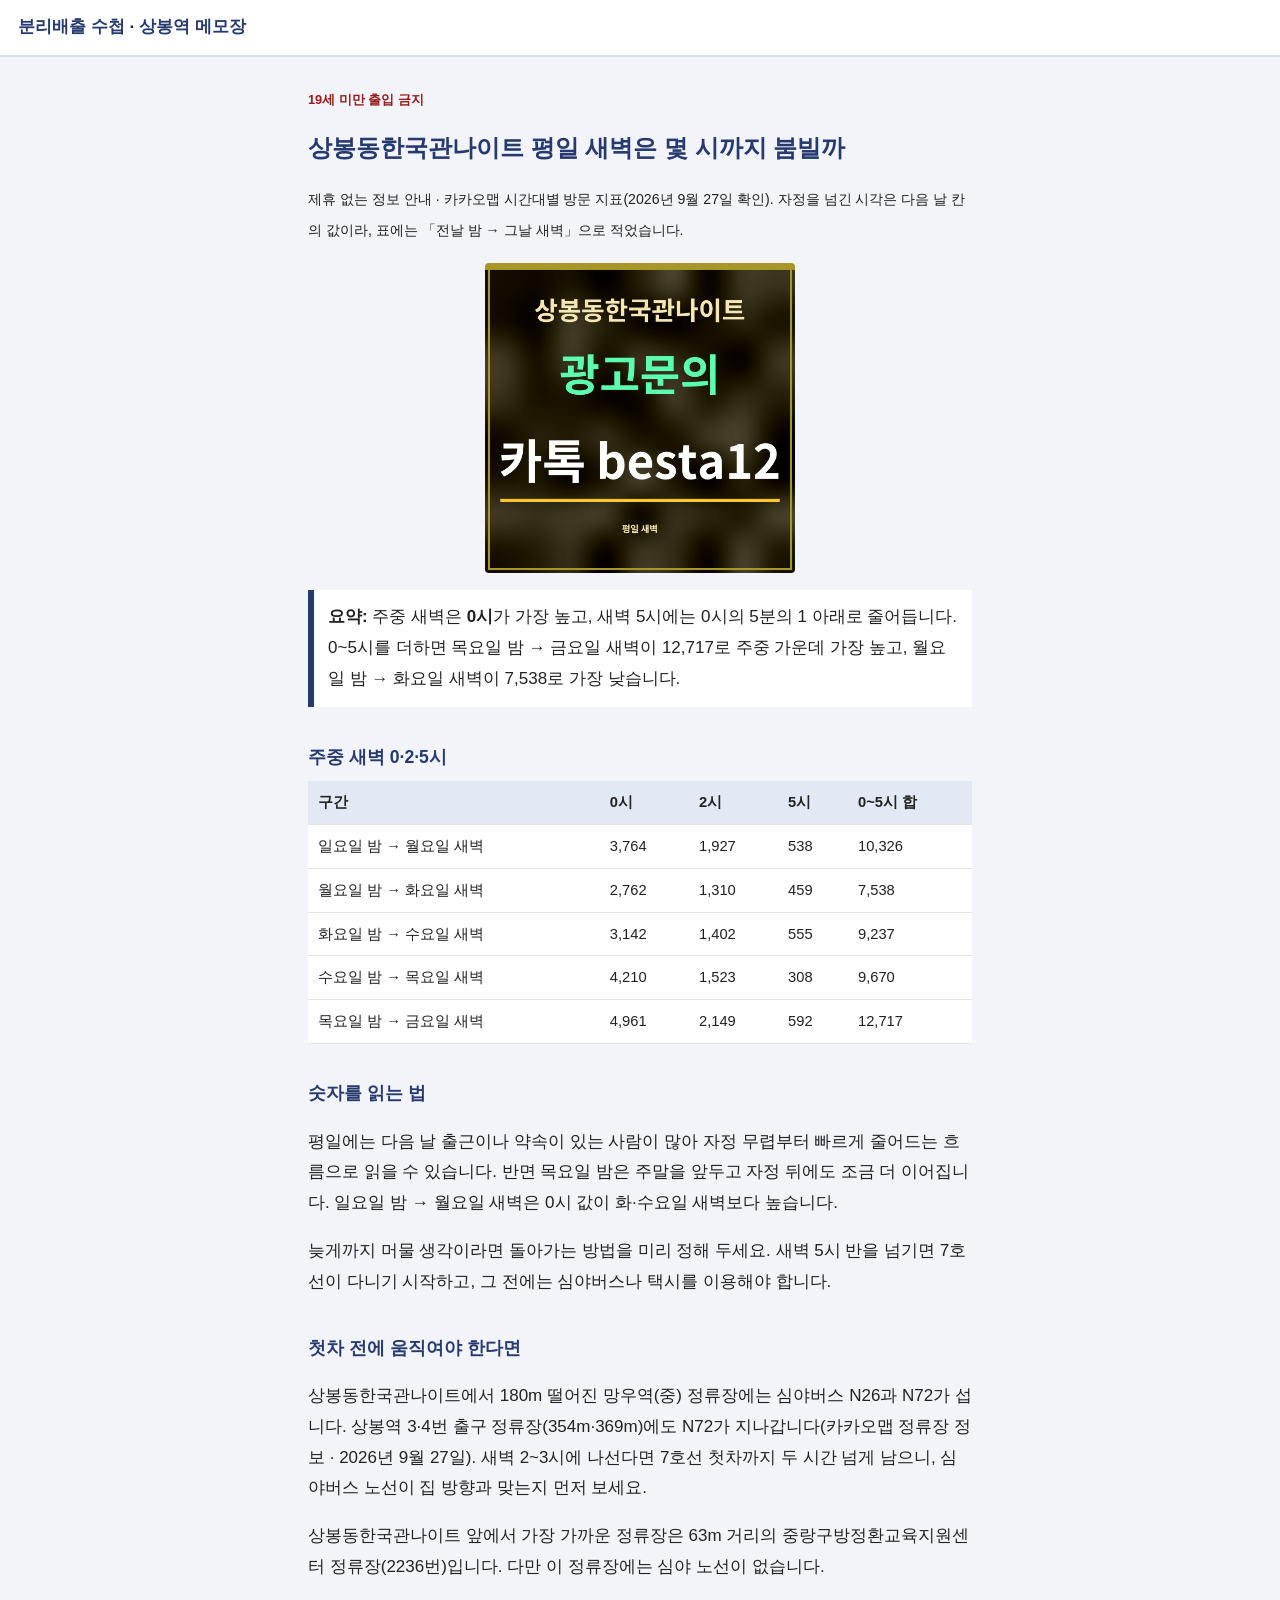
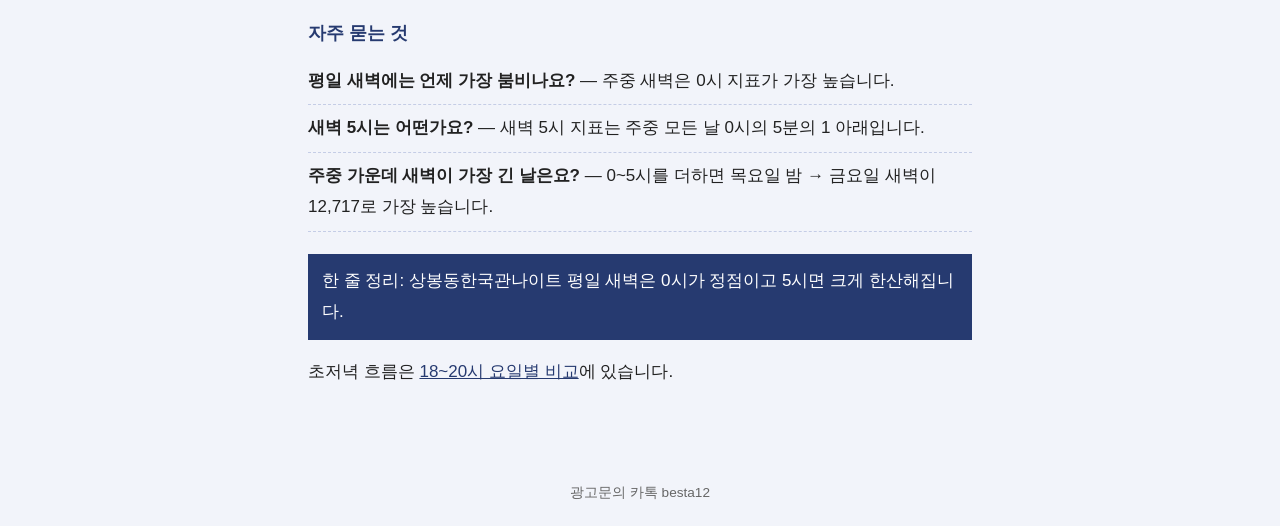
<file: sangbong-hangukgwan-night-3/index.html>
<!doctype html>
<html lang="ko">
<head>
<meta charset="UTF-8" />
<meta name="viewport" content="width=device-width, initial-scale=1.0" />
<title>상봉동한국관나이트 평일 새벽은 몇 시까지 붐빌까</title>
<meta name="description" content="상봉동한국관나이트의 평일 자정 뒤 흐름을 카카오맵 방문 지표로 봤습니다. 주중 새벽은 0시가 가장 높고 새벽 5시로 갈수록 빠르게 줄어듭니다." />
<meta name="robots" content="index, follow, max-image-preview:large" />
<link rel="canonical" href="https://x.nolcool.com/sangbong-hangukgwan-night-3/" />
<meta property="og:type" content="article" />
<meta property="og:site_name" content="분리배출 수첩" />
<meta property="og:title" content="상봉동한국관나이트 평일 새벽은 몇 시까지 붐빌까" />
<meta property="og:description" content="상봉동한국관나이트의 평일 자정 뒤 흐름을 카카오맵 방문 지표로 봤습니다. 주중 새벽은 0시가 가장 높고 새벽 5시로 갈수록 빠르게 줄어듭니다." />
<meta property="og:url" content="https://x.nolcool.com/sangbong-hangukgwan-night-3/" />
<meta property="og:image" content="https://x.nolcool.com/sangbong-hangukgwan-night-3/card-46431d9a.png" />
<meta property="og:image:width" content="1200" />
<meta property="og:image:height" content="1200" />
<meta property="og:image:alt" content="상봉동한국관나이트 광고문의 카톡 besta12" />
<meta name="twitter:card" content="summary_large_image" />
<meta name="twitter:image" content="https://x.nolcool.com/sangbong-hangukgwan-night-3/card-46431d9a.png" />
<link rel="icon" type="image/svg+xml" href="/favicon.svg" />
<script type="application/ld+json">
{"@context": "https://schema.org", "@type": "NightClub", "name": "상봉동한국관나이트", "address": {"@type": "PostalAddress", "streetAddress": "망우로 326 2층", "addressLocality": "중랑구", "addressRegion": "서울", "postalCode": "02149", "addressCountry": "KR"}}
</script>
<script type="application/ld+json">
{"@context": "https://schema.org", "@type": "WebPage", "name": "상봉동한국관나이트 평일 새벽은 몇 시까지 붐빌까", "url": "https://x.nolcool.com/sangbong-hangukgwan-night-3/", "image": "https://x.nolcool.com/sangbong-hangukgwan-night-3/card-46431d9a.png", "inLanguage": "ko-KR", "dateModified": "2026-09-27"}
</script>
<script type="application/ld+json">
{"@context": "https://schema.org", "@type": "FAQPage", "mainEntity": [{"@type": "Question", "name": "평일 새벽에는 언제 가장 붐비나요?", "acceptedAnswer": {"@type": "Answer", "text": "주중 새벽은 0시 지표가 가장 높습니다."}}, {"@type": "Question", "name": "새벽 5시는 어떤가요?", "acceptedAnswer": {"@type": "Answer", "text": "새벽 5시 지표는 주중 모든 날 0시의 5분의 1 아래입니다."}}, {"@type": "Question", "name": "주중 가운데 새벽이 가장 긴 날은요?", "acceptedAnswer": {"@type": "Answer", "text": "0~5시를 더하면 목요일 밤 → 금요일 새벽이 12,717로 가장 높습니다."}}]}
</script>
<script type="application/ld+json">
{"@context": "https://schema.org", "@type": "BreadcrumbList", "itemListElement": [{"@type": "ListItem", "position": 1, "name": "분리배출 수첩", "item": "https://x.nolcool.com/"}, {"@type": "ListItem", "position": 2, "name": "상봉역 메모장", "item": "https://x.nolcool.com/sangbong-station-notes/"}, {"@type": "ListItem", "position": 3, "name": "상봉동한국관나이트 평일 새벽", "item": "https://x.nolcool.com/sangbong-hangukgwan-night-3/"}]}
</script>
<style>
:root{--t3-a:#263a70;--t3-b:#f2f4fa}*{box-sizing:border-box}body{margin:0;background:var(--t3-b);color:#222;font-family:"Pretendard","Malgun Gothic",sans-serif;line-height:1.82;font-size:17px}.t3-h{padding:12px 18px;font-weight:800;background:#fff;box-shadow:0 2px 0 #d8deef}.t3-h a{color:var(--t3-a);text-decoration:none}.t3-m{max-width:700px;margin:0 auto;padding:20px 18px 56px}.t3-m h1{font-size:1.5rem;line-height:1.4;color:var(--t3-a)}.t3-g{font-size:.8rem;color:#9b1c1c;font-weight:700}.t3-i{display:block;width:100%;max-width:310px;height:auto;aspect-ratio:1/1;margin:14px auto;border-radius:4px}.t3-k{border-left:6px solid #263a70;background:#fff;padding:12px 14px}.t3-m h2{font-size:1.1rem;margin:1.9em 0 .5em;color:var(--t3-a)}.t3-t{width:100%;border-collapse:collapse;background:#fff;font-size:.92rem}.t3-t th,.t3-t td{padding:8px 10px;border-bottom:1px solid #e5e5e5;text-align:left}.t3-t th{background:#e3e8f5}.t3-q{border-bottom:1px dashed #c5cde6;padding:8px 0}.t3-e{background:#263a70;color:#fff;padding:12px 14px;margin-top:22px}.t3-m a{color:var(--t3-a)}.t3-f{text-align:center;font-size:.85rem;color:#666;padding:20px 16px}
</style>
</head>
<header class="t3-h"><a href="/">분리배출 수첩</a> · <a href="/sangbong-station-notes/">상봉역 메모장</a></header>
<main class="t3-m"><article>
<p class="t3-g">19세 미만 출입 금지</p>
<h1>상봉동한국관나이트 평일 새벽은 몇 시까지 붐빌까</h1>
<p><small>제휴 없는 정보 안내 · 카카오맵 시간대별 방문 지표(2026년 9월 27일 확인). 자정을 넘긴 시각은 다음 날 칸의 값이라, 표에는 「전날 밤 → 그날 새벽」으로 적었습니다.</small></p>
<img class="t3-i" src="card-46431d9a.png" width="1200" height="1200" alt="상봉동한국관나이트 광고문의 카톡 besta12" />
<p class="t3-k"><strong>요약:</strong> 주중 새벽은 <strong>0시</strong>가 가장 높고, 새벽 5시에는 0시의 5분의 1 아래로 줄어듭니다. 0~5시를 더하면 목요일 밤 → 금요일 새벽이 12,717로 주중 가운데 가장 높고, 월요일 밤 → 화요일 새벽이 7,538로 가장 낮습니다.</p>
<h2>주중 새벽 0·2·5시</h2>
<table class="t3-t"><thead><tr><th>구간</th><th>0시</th><th>2시</th><th>5시</th><th>0~5시 합</th></tr></thead><tbody>
<tr><td>일요일 밤 → 월요일 새벽</td><td>3,764</td><td>1,927</td><td>538</td><td>10,326</td></tr>
<tr><td>월요일 밤 → 화요일 새벽</td><td>2,762</td><td>1,310</td><td>459</td><td>7,538</td></tr>
<tr><td>화요일 밤 → 수요일 새벽</td><td>3,142</td><td>1,402</td><td>555</td><td>9,237</td></tr>
<tr><td>수요일 밤 → 목요일 새벽</td><td>4,210</td><td>1,523</td><td>308</td><td>9,670</td></tr>
<tr><td>목요일 밤 → 금요일 새벽</td><td>4,961</td><td>2,149</td><td>592</td><td>12,717</td></tr>
</tbody></table>
<h2>숫자를 읽는 법</h2>
<p>평일에는 다음 날 출근이나 약속이 있는 사람이 많아 자정 무렵부터 빠르게 줄어드는 흐름으로 읽을 수 있습니다. 반면 목요일 밤은 주말을 앞두고 자정 뒤에도 조금 더 이어집니다. 일요일 밤 → 월요일 새벽은 0시 값이 화·수요일 새벽보다 높습니다.</p>
<p>늦게까지 머물 생각이라면 돌아가는 방법을 미리 정해 두세요. 새벽 5시 반을 넘기면 7호선이 다니기 시작하고, 그 전에는 심야버스나 택시를 이용해야 합니다.</p>
<h2>첫차 전에 움직여야 한다면</h2>
<p>상봉동한국관나이트에서 180m 떨어진 망우역(중) 정류장에는 심야버스 N26과 N72가 섭니다. 상봉역 3·4번 출구 정류장(354m·369m)에도 N72가 지나갑니다(카카오맵 정류장 정보 · 2026년 9월 27일). 새벽 2~3시에 나선다면 7호선 첫차까지 두 시간 넘게 남으니, 심야버스 노선이 집 방향과 맞는지 먼저 보세요.</p>
<p>상봉동한국관나이트 앞에서 가장 가까운 정류장은 63m 거리의 중랑구방정환교육지원센터 정류장(2236번)입니다. 다만 이 정류장에는 심야 노선이 없습니다.</p>
<h2>자주 묻는 것</h2>
<div class="t3-q"><strong>평일 새벽에는 언제 가장 붐비나요?</strong> — 주중 새벽은 0시 지표가 가장 높습니다.</div>
<div class="t3-q"><strong>새벽 5시는 어떤가요?</strong> — 새벽 5시 지표는 주중 모든 날 0시의 5분의 1 아래입니다.</div>
<div class="t3-q"><strong>주중 가운데 새벽이 가장 긴 날은요?</strong> — 0~5시를 더하면 목요일 밤 → 금요일 새벽이 12,717로 가장 높습니다.</div>

<p class="t3-e">한 줄 정리: 상봉동한국관나이트 평일 새벽은 0시가 정점이고 5시면 크게 한산해집니다.</p>
<p>초저녁 흐름은 <a href="/sangbong-hangukgwan-night-2/">18~20시 요일별 비교</a>에 있습니다.</p>
</article></main>
<footer class="t3-f">광고문의 카톡 besta12</footer>
</html>
</file>
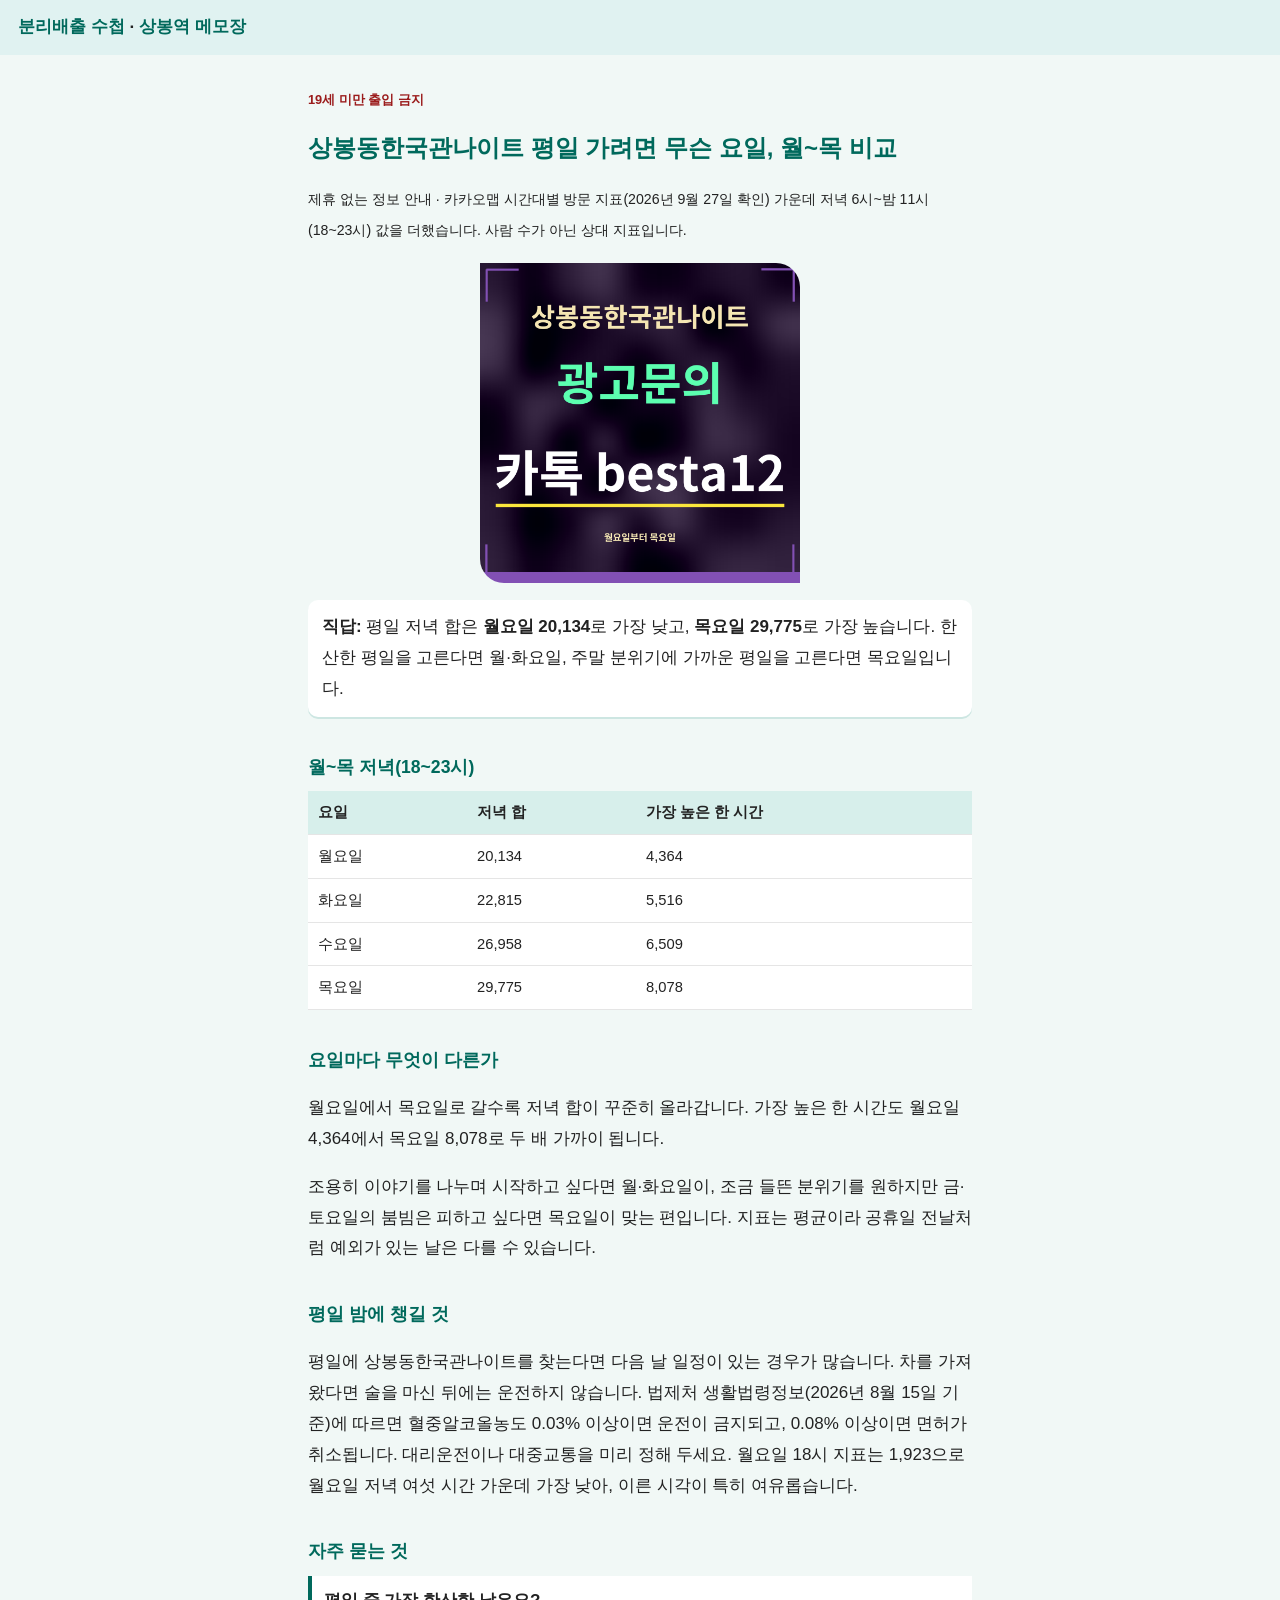
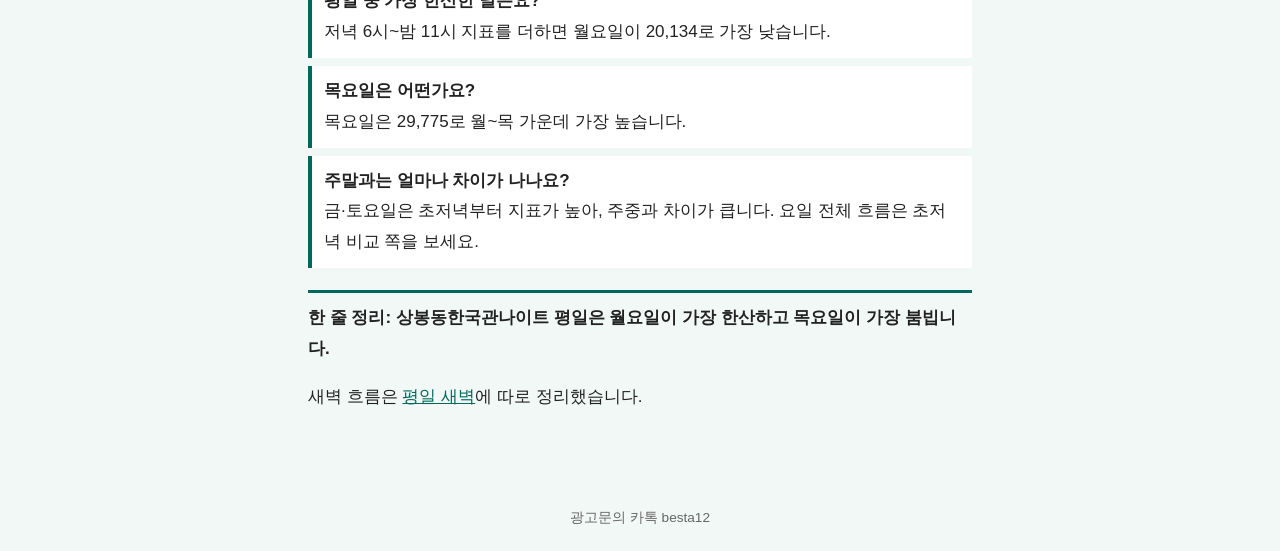
<file: sangbong-hangukgwan-night-4/index.html>
<!doctype html>
<html lang="ko">
<head>
<meta charset="UTF-8" />
<meta name="viewport" content="width=device-width, initial-scale=1.0" />
<title>상봉동한국관나이트 평일 가려면 무슨 요일, 월~목 비교</title>
<meta name="description" content="상봉동한국관나이트 월요일부터 목요일까지 저녁 방문 지표를 견줬습니다. 월요일 저녁이 가장 한산하고, 목요일로 갈수록 높아져 목요일은 월요일의 약 1.5배입니다." />
<meta name="robots" content="index, follow, max-image-preview:large" />
<link rel="canonical" href="https://x.nolcool.com/sangbong-hangukgwan-night-4/" />
<meta property="og:type" content="article" />
<meta property="og:site_name" content="분리배출 수첩" />
<meta property="og:title" content="상봉동한국관나이트 평일 가려면 무슨 요일, 월~목 비교" />
<meta property="og:description" content="상봉동한국관나이트 월요일부터 목요일까지 저녁 방문 지표를 견줬습니다. 월요일 저녁이 가장 한산하고, 목요일로 갈수록 높아져 목요일은 월요일의 약 1.5배입니다." />
<meta property="og:url" content="https://x.nolcool.com/sangbong-hangukgwan-night-4/" />
<meta property="og:image" content="https://x.nolcool.com/sangbong-hangukgwan-night-4/card-e122515a.png" />
<meta property="og:image:width" content="1200" />
<meta property="og:image:height" content="1200" />
<meta property="og:image:alt" content="상봉동한국관나이트 광고문의 카톡 besta12" />
<meta name="twitter:card" content="summary_large_image" />
<meta name="twitter:image" content="https://x.nolcool.com/sangbong-hangukgwan-night-4/card-e122515a.png" />
<link rel="icon" type="image/svg+xml" href="/favicon.svg" />
<script type="application/ld+json">
{"@context": "https://schema.org", "@type": "NightClub", "name": "상봉동한국관나이트", "address": {"@type": "PostalAddress", "streetAddress": "망우로 326 2층", "addressLocality": "중랑구", "addressRegion": "서울", "postalCode": "02149", "addressCountry": "KR"}}
</script>
<script type="application/ld+json">
{"@context": "https://schema.org", "@type": "WebPage", "name": "상봉동한국관나이트 평일 가려면 무슨 요일, 월~목 비교", "url": "https://x.nolcool.com/sangbong-hangukgwan-night-4/", "image": "https://x.nolcool.com/sangbong-hangukgwan-night-4/card-e122515a.png", "inLanguage": "ko-KR", "dateModified": "2026-09-27"}
</script>
<script type="application/ld+json">
{"@context": "https://schema.org", "@type": "FAQPage", "mainEntity": [{"@type": "Question", "name": "평일 중 가장 한산한 날은요?", "acceptedAnswer": {"@type": "Answer", "text": "저녁 6시~밤 11시 지표를 더하면 월요일이 20,134로 가장 낮습니다."}}, {"@type": "Question", "name": "목요일은 어떤가요?", "acceptedAnswer": {"@type": "Answer", "text": "목요일은 29,775로 월~목 가운데 가장 높습니다."}}, {"@type": "Question", "name": "주말과는 얼마나 차이가 나나요?", "acceptedAnswer": {"@type": "Answer", "text": "금·토요일은 초저녁부터 지표가 높아, 주중과 차이가 큽니다. 요일 전체 흐름은 초저녁 비교 쪽을 보세요."}}]}
</script>
<script type="application/ld+json">
{"@context": "https://schema.org", "@type": "BreadcrumbList", "itemListElement": [{"@type": "ListItem", "position": 1, "name": "분리배출 수첩", "item": "https://x.nolcool.com/"}, {"@type": "ListItem", "position": 2, "name": "상봉역 메모장", "item": "https://x.nolcool.com/sangbong-station-notes/"}, {"@type": "ListItem", "position": 3, "name": "상봉동한국관나이트 월요일부터 목요일", "item": "https://x.nolcool.com/sangbong-hangukgwan-night-4/"}]}
</script>
<style>
:root{--t4-a:#00695c;--t4-b:#f1f8f6}*{box-sizing:border-box}body{margin:0;background:var(--t4-b);color:#222;font-family:"Pretendard","Malgun Gothic",sans-serif;line-height:1.82;font-size:17px}.t4-h{padding:12px 18px;font-weight:800;background:#e0f2f1}.t4-h a{color:var(--t4-a);text-decoration:none}.t4-m{max-width:700px;margin:0 auto;padding:20px 18px 56px}.t4-m h1{font-size:1.5rem;line-height:1.4;color:var(--t4-a)}.t4-g{font-size:.8rem;color:#9b1c1c;font-weight:700}.t4-i{display:block;width:100%;max-width:320px;height:auto;aspect-ratio:1/1;margin:14px auto;border-radius:0 24px 0 24px}.t4-k{background:#fff;padding:12px 14px;border-radius:10px;box-shadow:0 2px 0 #cde6e2}.t4-m h2{font-size:1.1rem;margin:1.9em 0 .5em;color:var(--t4-a)}.t4-t{width:100%;border-collapse:collapse;background:#fff;font-size:.92rem}.t4-t th,.t4-t td{padding:8px 10px;border-bottom:1px solid #e5e5e5;text-align:left}.t4-t th{background:#d7efeb}.t4-q{background:#fff;margin:8px 0;padding:10px 12px;border-left:4px solid #00695c}.t4-e{border-top:3px solid #00695c;padding-top:10px;margin-top:22px;font-weight:800}.t4-m a{color:var(--t4-a)}.t4-f{text-align:center;font-size:.85rem;color:#666;padding:20px 16px}
</style>
</head>
<header class="t4-h"><a href="/">분리배출 수첩</a> · <a href="/sangbong-station-notes/">상봉역 메모장</a></header>
<main class="t4-m"><article>
<p class="t4-g">19세 미만 출입 금지</p>
<h1>상봉동한국관나이트 평일 가려면 무슨 요일, 월~목 비교</h1>
<p><small>제휴 없는 정보 안내 · 카카오맵 시간대별 방문 지표(2026년 9월 27일 확인) 가운데 저녁 6시~밤 11시(18~23시) 값을 더했습니다. 사람 수가 아닌 상대 지표입니다.</small></p>
<img class="t4-i" src="card-e122515a.png" width="1200" height="1200" alt="상봉동한국관나이트 광고문의 카톡 besta12" />
<p class="t4-k"><strong>직답:</strong> 평일 저녁 합은 <strong>월요일 20,134</strong>로 가장 낮고, <strong>목요일 29,775</strong>로 가장 높습니다. 한산한 평일을 고른다면 월·화요일, 주말 분위기에 가까운 평일을 고른다면 목요일입니다.</p>
<h2>월~목 저녁(18~23시)</h2>
<table class="t4-t"><thead><tr><th>요일</th><th>저녁 합</th><th>가장 높은 한 시간</th></tr></thead><tbody>
<tr><td>월요일</td><td>20,134</td><td>4,364</td></tr>
<tr><td>화요일</td><td>22,815</td><td>5,516</td></tr>
<tr><td>수요일</td><td>26,958</td><td>6,509</td></tr>
<tr><td>목요일</td><td>29,775</td><td>8,078</td></tr>
</tbody></table>
<h2>요일마다 무엇이 다른가</h2>
<p>월요일에서 목요일로 갈수록 저녁 합이 꾸준히 올라갑니다. 가장 높은 한 시간도 월요일 4,364에서 목요일 8,078로 두 배 가까이 됩니다.</p>
<p>조용히 이야기를 나누며 시작하고 싶다면 월·화요일이, 조금 들뜬 분위기를 원하지만 금·토요일의 붐빔은 피하고 싶다면 목요일이 맞는 편입니다. 지표는 평균이라 공휴일 전날처럼 예외가 있는 날은 다를 수 있습니다.</p>
<h2>평일 밤에 챙길 것</h2>
<p>평일에 상봉동한국관나이트를 찾는다면 다음 날 일정이 있는 경우가 많습니다. 차를 가져왔다면 술을 마신 뒤에는 운전하지 않습니다. 법제처 생활법령정보(2026년 8월 15일 기준)에 따르면 혈중알코올농도 0.03% 이상이면 운전이 금지되고, 0.08% 이상이면 면허가 취소됩니다. 대리운전이나 대중교통을 미리 정해 두세요. 월요일 18시 지표는 1,923으로 월요일 저녁 여섯 시간 가운데 가장 낮아, 이른 시각이 특히 여유롭습니다.</p>
<h2>자주 묻는 것</h2>
<div class="t4-q"><b>평일 중 가장 한산한 날은요?</b><br>저녁 6시~밤 11시 지표를 더하면 월요일이 20,134로 가장 낮습니다.</div>
<div class="t4-q"><b>목요일은 어떤가요?</b><br>목요일은 29,775로 월~목 가운데 가장 높습니다.</div>
<div class="t4-q"><b>주말과는 얼마나 차이가 나나요?</b><br>금·토요일은 초저녁부터 지표가 높아, 주중과 차이가 큽니다. 요일 전체 흐름은 초저녁 비교 쪽을 보세요.</div>

<p class="t4-e">한 줄 정리: 상봉동한국관나이트 평일은 월요일이 가장 한산하고 목요일이 가장 붐빕니다.</p>
<p>새벽 흐름은 <a href="/sangbong-hangukgwan-night-3/">평일 새벽</a>에 따로 정리했습니다.</p>
</article></main>
<footer class="t4-f">광고문의 카톡 besta12</footer>
</html>
</file>
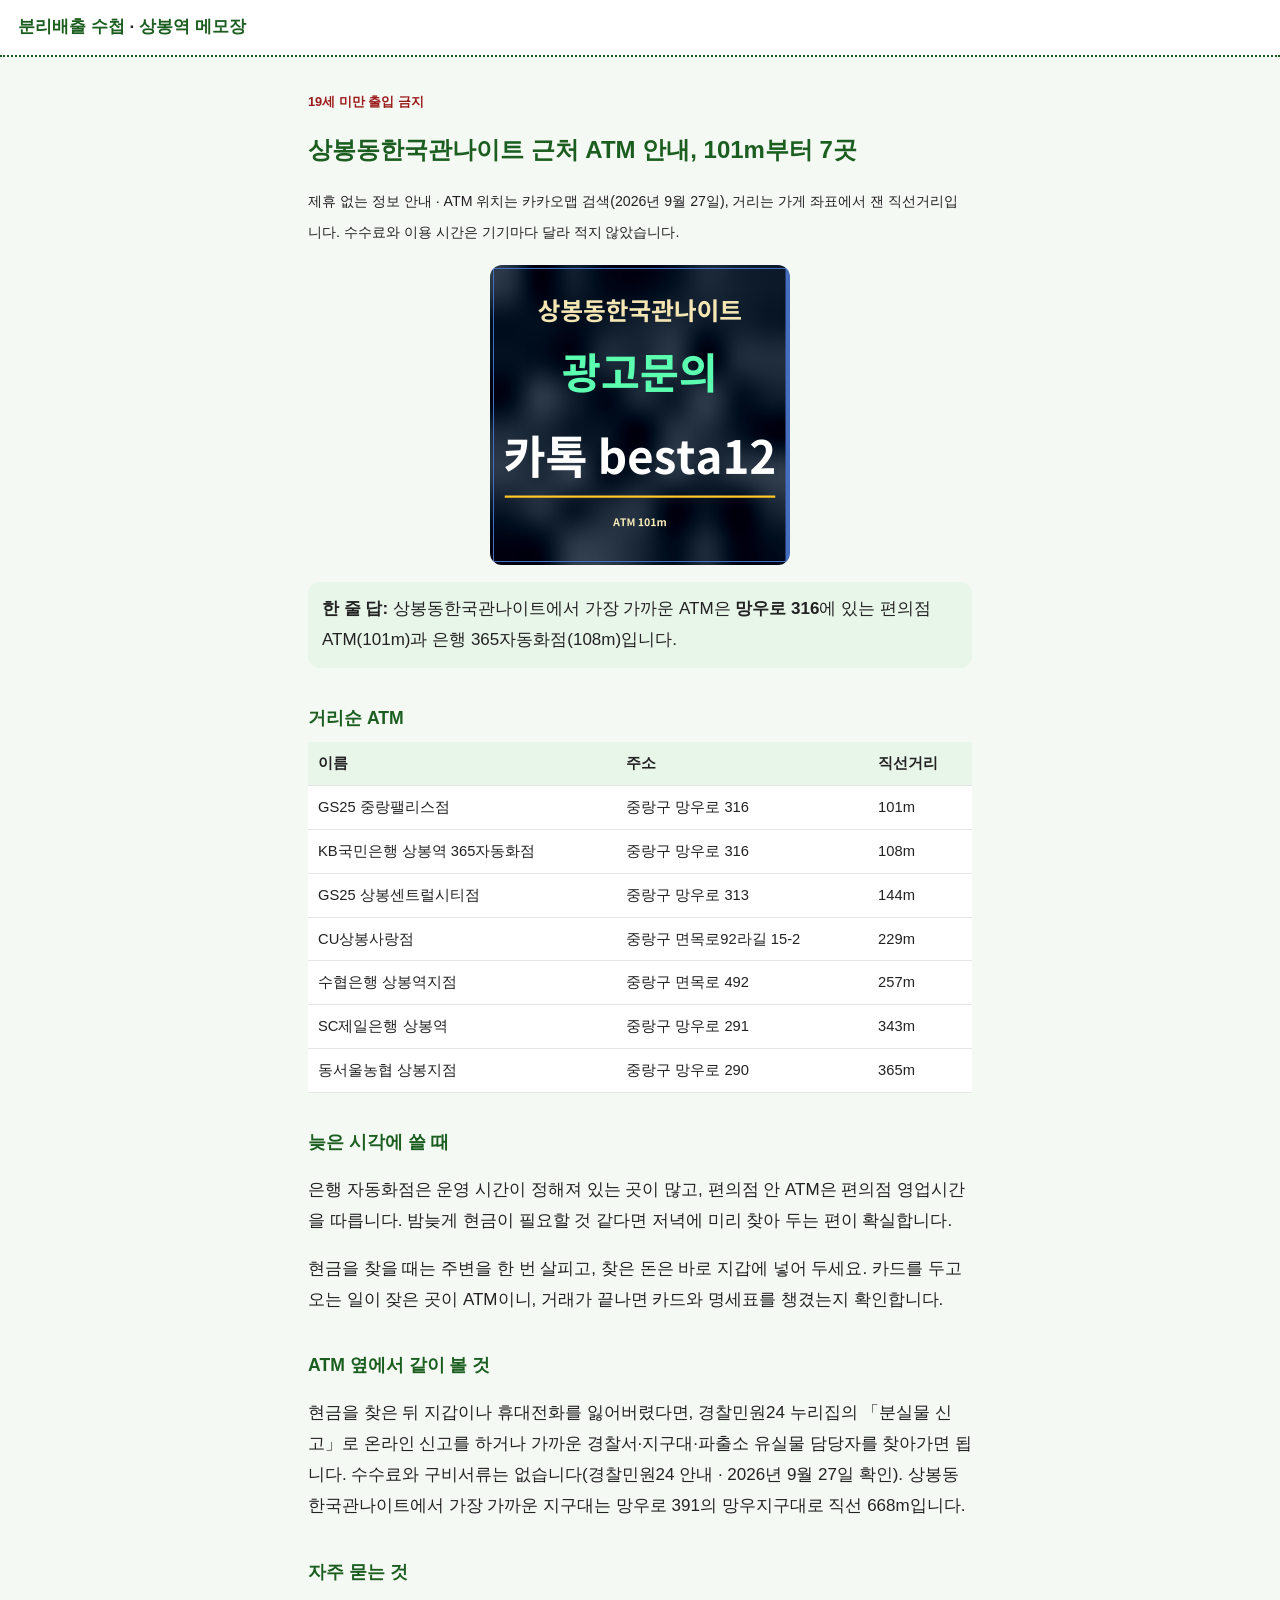
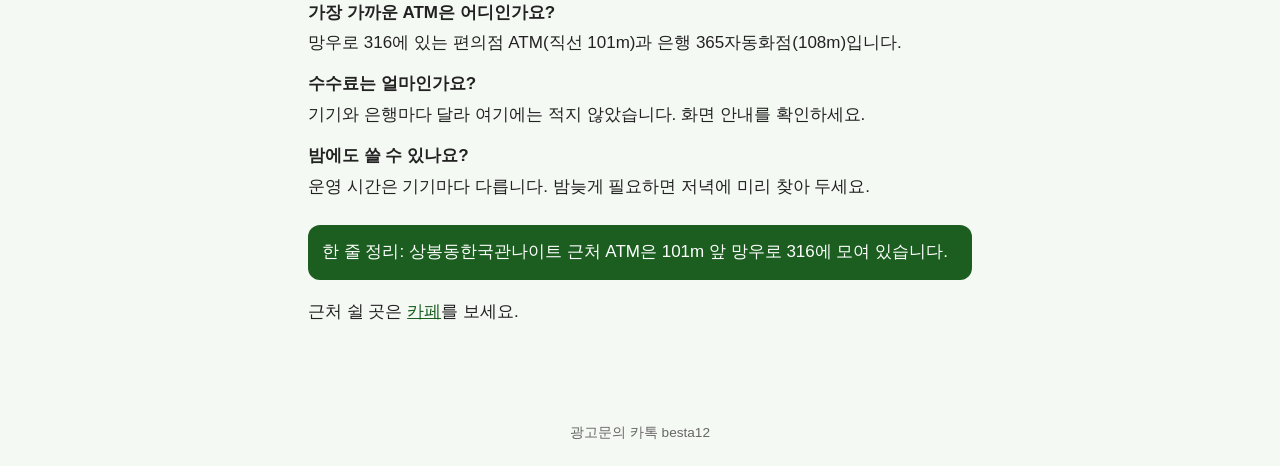
<file: sangbong-hangukgwan-night-5/index.html>
<!doctype html>
<html lang="ko">
<head>
<meta charset="UTF-8" />
<meta name="viewport" content="width=device-width, initial-scale=1.0" />
<title>상봉동한국관나이트 근처 ATM 안내, 101m부터 7곳</title>
<meta name="description" content="상봉동한국관나이트 주변 ATM 7곳을 거리순으로 모았습니다. 가장 가까운 곳은 같은 망우로의 편의점·은행 자동화점으로 직선 101~108m입니다." />
<meta name="robots" content="index, follow, max-image-preview:large" />
<link rel="canonical" href="https://x.nolcool.com/sangbong-hangukgwan-night-5/" />
<meta property="og:type" content="article" />
<meta property="og:site_name" content="분리배출 수첩" />
<meta property="og:title" content="상봉동한국관나이트 근처 ATM 안내, 101m부터 7곳" />
<meta property="og:description" content="상봉동한국관나이트 주변 ATM 7곳을 거리순으로 모았습니다. 가장 가까운 곳은 같은 망우로의 편의점·은행 자동화점으로 직선 101~108m입니다." />
<meta property="og:url" content="https://x.nolcool.com/sangbong-hangukgwan-night-5/" />
<meta property="og:image" content="https://x.nolcool.com/sangbong-hangukgwan-night-5/card-908727cf.png" />
<meta property="og:image:width" content="1200" />
<meta property="og:image:height" content="1200" />
<meta property="og:image:alt" content="상봉동한국관나이트 광고문의 카톡 besta12" />
<meta name="twitter:card" content="summary_large_image" />
<meta name="twitter:image" content="https://x.nolcool.com/sangbong-hangukgwan-night-5/card-908727cf.png" />
<link rel="icon" type="image/svg+xml" href="/favicon.svg" />
<script type="application/ld+json">
{"@context": "https://schema.org", "@type": "NightClub", "name": "상봉동한국관나이트", "address": {"@type": "PostalAddress", "streetAddress": "망우로 326 2층", "addressLocality": "중랑구", "addressRegion": "서울", "postalCode": "02149", "addressCountry": "KR"}}
</script>
<script type="application/ld+json">
{"@context": "https://schema.org", "@type": "WebPage", "name": "상봉동한국관나이트 근처 ATM 안내, 101m부터 7곳", "url": "https://x.nolcool.com/sangbong-hangukgwan-night-5/", "image": "https://x.nolcool.com/sangbong-hangukgwan-night-5/card-908727cf.png", "inLanguage": "ko-KR", "dateModified": "2026-09-27"}
</script>
<script type="application/ld+json">
{"@context": "https://schema.org", "@type": "FAQPage", "mainEntity": [{"@type": "Question", "name": "가장 가까운 ATM은 어디인가요?", "acceptedAnswer": {"@type": "Answer", "text": "망우로 316에 있는 편의점 ATM(직선 101m)과 은행 365자동화점(108m)입니다."}}, {"@type": "Question", "name": "수수료는 얼마인가요?", "acceptedAnswer": {"@type": "Answer", "text": "기기와 은행마다 달라 여기에는 적지 않았습니다. 화면 안내를 확인하세요."}}, {"@type": "Question", "name": "밤에도 쓸 수 있나요?", "acceptedAnswer": {"@type": "Answer", "text": "운영 시간은 기기마다 다릅니다. 밤늦게 필요하면 저녁에 미리 찾아 두세요."}}]}
</script>
<script type="application/ld+json">
{"@context": "https://schema.org", "@type": "BreadcrumbList", "itemListElement": [{"@type": "ListItem", "position": 1, "name": "분리배출 수첩", "item": "https://x.nolcool.com/"}, {"@type": "ListItem", "position": 2, "name": "상봉역 메모장", "item": "https://x.nolcool.com/sangbong-station-notes/"}, {"@type": "ListItem", "position": 3, "name": "상봉동한국관나이트 근처 ATM", "item": "https://x.nolcool.com/sangbong-hangukgwan-night-5/"}]}
</script>
<style>
:root{--t5-a:#1b5e20;--t5-b:#f5f9f4}*{box-sizing:border-box}body{margin:0;background:var(--t5-b);color:#222;font-family:"Pretendard","Malgun Gothic",sans-serif;line-height:1.82;font-size:17px}.t5-h{padding:12px 18px;font-weight:800;background:#fff;border-bottom:2px dotted #1b5e20}.t5-h a{color:var(--t5-a);text-decoration:none}.t5-m{max-width:700px;margin:0 auto;padding:20px 18px 56px}.t5-m h1{font-size:1.5rem;line-height:1.4;color:var(--t5-a)}.t5-g{font-size:.8rem;color:#9b1c1c;font-weight:700}.t5-i{display:block;width:100%;max-width:300px;height:auto;aspect-ratio:1/1;margin:14px auto;border-radius:12px}.t5-k{background:#e8f5e9;border-radius:12px;padding:12px 14px}.t5-m h2{font-size:1.1rem;margin:1.9em 0 .5em;color:var(--t5-a)}.t5-t{width:100%;border-collapse:collapse;background:#fff;font-size:.92rem}.t5-t th,.t5-t td{padding:8px 10px;border-bottom:1px solid #e5e5e5;text-align:left}.t5-t th{background:#e8f5e9}.t5-q{margin:10px 0}.t5-e{background:#1b5e20;color:#fff;padding:12px 14px;border-radius:12px;margin-top:22px}.t5-m a{color:var(--t5-a)}.t5-f{text-align:center;font-size:.85rem;color:#666;padding:20px 16px}
</style>
</head>
<header class="t5-h"><a href="/">분리배출 수첩</a> · <a href="/sangbong-station-notes/">상봉역 메모장</a></header>
<main class="t5-m"><article>
<p class="t5-g">19세 미만 출입 금지</p>
<h1>상봉동한국관나이트 근처 ATM 안내, 101m부터 7곳</h1>
<p><small>제휴 없는 정보 안내 · ATM 위치는 카카오맵 검색(2026년 9월 27일), 거리는 가게 좌표에서 잰 직선거리입니다. 수수료와 이용 시간은 기기마다 달라 적지 않았습니다.</small></p>
<img class="t5-i" src="card-908727cf.png" width="1200" height="1200" alt="상봉동한국관나이트 광고문의 카톡 besta12" />
<p class="t5-k"><strong>한 줄 답:</strong> 상봉동한국관나이트에서 가장 가까운 ATM은 <strong>망우로 316</strong>에 있는 편의점 ATM(101m)과 은행 365자동화점(108m)입니다.</p>
<h2>거리순 ATM</h2>
<table class="t5-t"><thead><tr><th>이름</th><th>주소</th><th>직선거리</th></tr></thead><tbody>
<tr><td>GS25 중랑팰리스점</td><td>중랑구 망우로 316</td><td>101m</td></tr>
<tr><td>KB국민은행 상봉역 365자동화점</td><td>중랑구 망우로 316</td><td>108m</td></tr>
<tr><td>GS25 상봉센트럴시티점</td><td>중랑구 망우로 313</td><td>144m</td></tr>
<tr><td>CU상봉사랑점</td><td>중랑구 면목로92라길 15-2</td><td>229m</td></tr>
<tr><td>수협은행 상봉역지점</td><td>중랑구 면목로 492</td><td>257m</td></tr>
<tr><td>SC제일은행 상봉역</td><td>중랑구 망우로 291</td><td>343m</td></tr>
<tr><td>동서울농협 상봉지점</td><td>중랑구 망우로 290</td><td>365m</td></tr>
</tbody></table>
<h2>늦은 시각에 쓸 때</h2>
<p>은행 자동화점은 운영 시간이 정해져 있는 곳이 많고, 편의점 안 ATM은 편의점 영업시간을 따릅니다. 밤늦게 현금이 필요할 것 같다면 저녁에 미리 찾아 두는 편이 확실합니다.</p>
<p>현금을 찾을 때는 주변을 한 번 살피고, 찾은 돈은 바로 지갑에 넣어 두세요. 카드를 두고 오는 일이 잦은 곳이 ATM이니, 거래가 끝나면 카드와 명세표를 챙겼는지 확인합니다.</p>
<h2>ATM 옆에서 같이 볼 것</h2>
<p>현금을 찾은 뒤 지갑이나 휴대전화를 잃어버렸다면, 경찰민원24 누리집의 「분실물 신고」로 온라인 신고를 하거나 가까운 경찰서·지구대·파출소 유실물 담당자를 찾아가면 됩니다. 수수료와 구비서류는 없습니다(경찰민원24 안내 · 2026년 9월 27일 확인). 상봉동한국관나이트에서 가장 가까운 지구대는 망우로 391의 망우지구대로 직선 668m입니다.</p>
<h2>자주 묻는 것</h2>
<div class="t5-q"><b>가장 가까운 ATM은 어디인가요?</b><br>망우로 316에 있는 편의점 ATM(직선 101m)과 은행 365자동화점(108m)입니다.</div>
<div class="t5-q"><b>수수료는 얼마인가요?</b><br>기기와 은행마다 달라 여기에는 적지 않았습니다. 화면 안내를 확인하세요.</div>
<div class="t5-q"><b>밤에도 쓸 수 있나요?</b><br>운영 시간은 기기마다 다릅니다. 밤늦게 필요하면 저녁에 미리 찾아 두세요.</div>

<p class="t5-e">한 줄 정리: 상봉동한국관나이트 근처 ATM은 101m 앞 망우로 316에 모여 있습니다.</p>
<p>근처 쉴 곳은 <a href="/sangbong-hangukgwan-night-7/">카페</a>를 보세요.</p>
</article></main>
<footer class="t5-f">광고문의 카톡 besta12</footer>
</html>
</file>
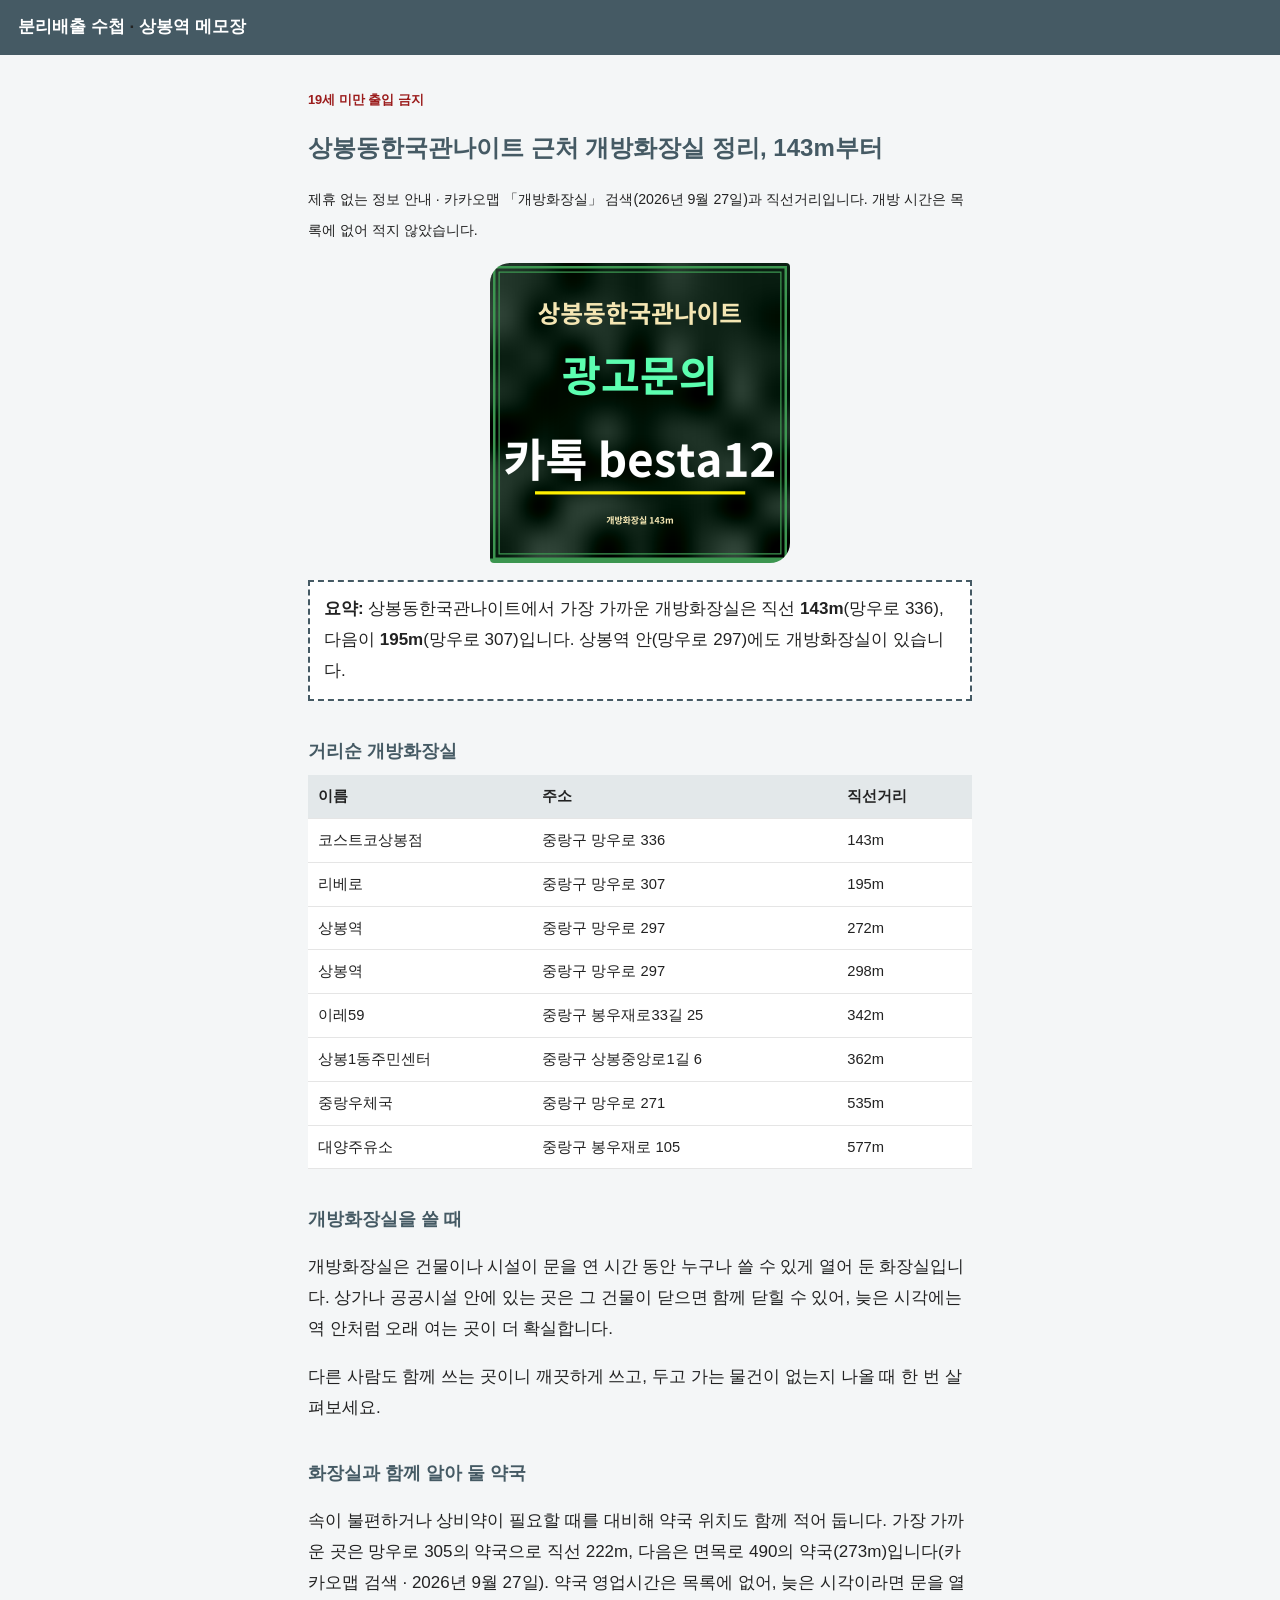
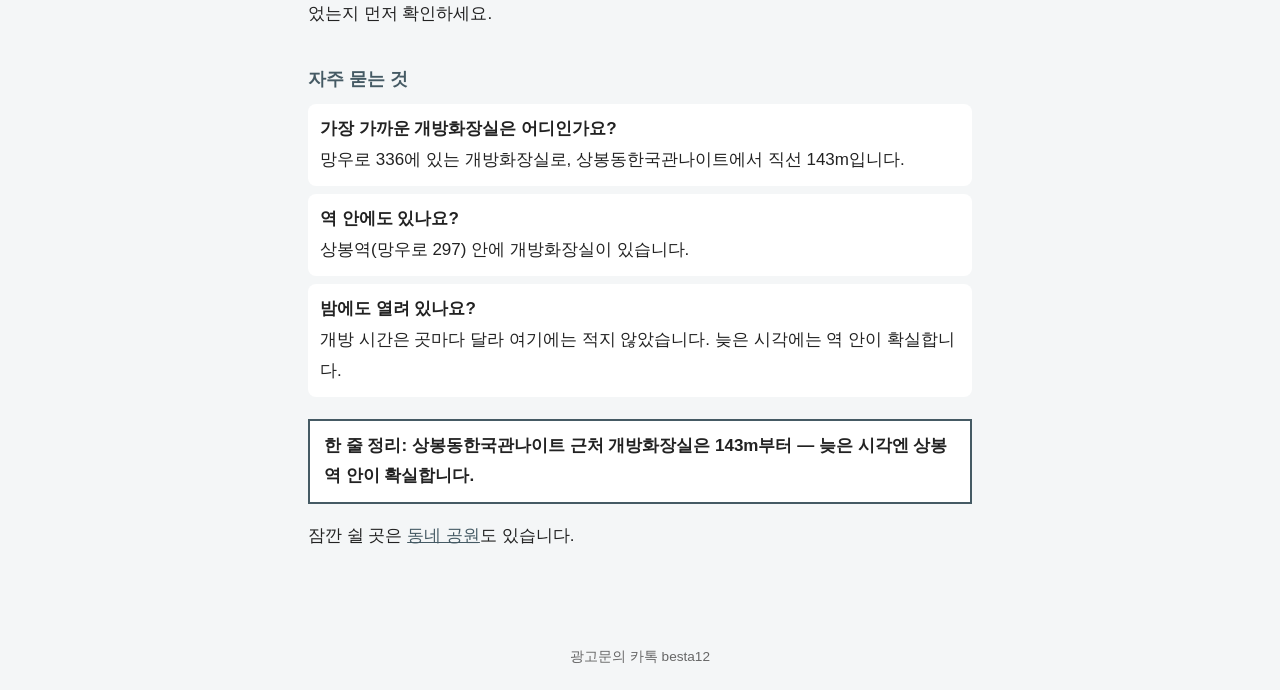
<file: sangbong-hangukgwan-night-6/index.html>
<!doctype html>
<html lang="ko">
<head>
<meta charset="UTF-8" />
<meta name="viewport" content="width=device-width, initial-scale=1.0" />
<title>상봉동한국관나이트 근처 개방화장실 정리, 143m부터</title>
<meta name="description" content="상봉동한국관나이트 주변 개방화장실을 거리순으로 모았습니다. 가장 가까운 곳은 직선 143m, 상봉역 안 개방화장실은 272m입니다. 이용 시간은 미리 확인하세요." />
<meta name="robots" content="index, follow, max-image-preview:large" />
<link rel="canonical" href="https://x.nolcool.com/sangbong-hangukgwan-night-6/" />
<meta property="og:type" content="article" />
<meta property="og:site_name" content="분리배출 수첩" />
<meta property="og:title" content="상봉동한국관나이트 근처 개방화장실 정리, 143m부터" />
<meta property="og:description" content="상봉동한국관나이트 주변 개방화장실을 거리순으로 모았습니다. 가장 가까운 곳은 직선 143m, 상봉역 안 개방화장실은 272m입니다. 이용 시간은 미리 확인하세요." />
<meta property="og:url" content="https://x.nolcool.com/sangbong-hangukgwan-night-6/" />
<meta property="og:image" content="https://x.nolcool.com/sangbong-hangukgwan-night-6/card-1277aa0f.png" />
<meta property="og:image:width" content="1200" />
<meta property="og:image:height" content="1200" />
<meta property="og:image:alt" content="상봉동한국관나이트 광고문의 카톡 besta12" />
<meta name="twitter:card" content="summary_large_image" />
<meta name="twitter:image" content="https://x.nolcool.com/sangbong-hangukgwan-night-6/card-1277aa0f.png" />
<link rel="icon" type="image/svg+xml" href="/favicon.svg" />
<script type="application/ld+json">
{"@context": "https://schema.org", "@type": "NightClub", "name": "상봉동한국관나이트", "address": {"@type": "PostalAddress", "streetAddress": "망우로 326 2층", "addressLocality": "중랑구", "addressRegion": "서울", "postalCode": "02149", "addressCountry": "KR"}}
</script>
<script type="application/ld+json">
{"@context": "https://schema.org", "@type": "WebPage", "name": "상봉동한국관나이트 근처 개방화장실 정리, 143m부터", "url": "https://x.nolcool.com/sangbong-hangukgwan-night-6/", "image": "https://x.nolcool.com/sangbong-hangukgwan-night-6/card-1277aa0f.png", "inLanguage": "ko-KR", "dateModified": "2026-09-27"}
</script>
<script type="application/ld+json">
{"@context": "https://schema.org", "@type": "FAQPage", "mainEntity": [{"@type": "Question", "name": "가장 가까운 개방화장실은 어디인가요?", "acceptedAnswer": {"@type": "Answer", "text": "망우로 336에 있는 개방화장실로, 상봉동한국관나이트에서 직선 143m입니다."}}, {"@type": "Question", "name": "역 안에도 있나요?", "acceptedAnswer": {"@type": "Answer", "text": "상봉역(망우로 297) 안에 개방화장실이 있습니다."}}, {"@type": "Question", "name": "밤에도 열려 있나요?", "acceptedAnswer": {"@type": "Answer", "text": "개방 시간은 곳마다 달라 여기에는 적지 않았습니다. 늦은 시각에는 역 안이 확실합니다."}}]}
</script>
<script type="application/ld+json">
{"@context": "https://schema.org", "@type": "BreadcrumbList", "itemListElement": [{"@type": "ListItem", "position": 1, "name": "분리배출 수첩", "item": "https://x.nolcool.com/"}, {"@type": "ListItem", "position": 2, "name": "상봉역 메모장", "item": "https://x.nolcool.com/sangbong-station-notes/"}, {"@type": "ListItem", "position": 3, "name": "상봉동한국관나이트 근처 개방화장실", "item": "https://x.nolcool.com/sangbong-hangukgwan-night-6/"}]}
</script>
<style>
:root{--t6-a:#455a64;--t6-b:#f4f6f7}*{box-sizing:border-box}body{margin:0;background:var(--t6-b);color:#222;font-family:"Pretendard","Malgun Gothic",sans-serif;line-height:1.82;font-size:17px}.t6-h{padding:12px 18px;font-weight:800;background:#455a64}.t6-h a{color:#fff;text-decoration:none}.t6-m{max-width:700px;margin:0 auto;padding:20px 18px 56px}.t6-m h1{font-size:1.5rem;line-height:1.4;color:var(--t6-a)}.t6-g{font-size:.8rem;color:#9b1c1c;font-weight:700}.t6-i{display:block;width:100%;max-width:300px;height:auto;aspect-ratio:1/1;margin:14px auto;border-radius:20px 4px}.t6-k{border:2px dashed #455a64;background:#fff;padding:12px 14px}.t6-m h2{font-size:1.1rem;margin:1.9em 0 .5em;color:var(--t6-a)}.t6-t{width:100%;border-collapse:collapse;background:#fff;font-size:.92rem}.t6-t th,.t6-t td{padding:8px 10px;border-bottom:1px solid #e5e5e5;text-align:left}.t6-t th{background:#e3e8ea}.t6-q{background:#fff;border-radius:8px;padding:10px 12px;margin:8px 0}.t6-e{background:#fff;border:2px solid #455a64;padding:10px 14px;margin-top:22px;font-weight:700}.t6-m a{color:var(--t6-a)}.t6-f{text-align:center;font-size:.85rem;color:#666;padding:20px 16px}
</style>
</head>
<header class="t6-h"><a href="/">분리배출 수첩</a> · <a href="/sangbong-station-notes/">상봉역 메모장</a></header>
<main class="t6-m"><article>
<p class="t6-g">19세 미만 출입 금지</p>
<h1>상봉동한국관나이트 근처 개방화장실 정리, 143m부터</h1>
<p><small>제휴 없는 정보 안내 · 카카오맵 「개방화장실」 검색(2026년 9월 27일)과 직선거리입니다. 개방 시간은 목록에 없어 적지 않았습니다.</small></p>
<img class="t6-i" src="card-1277aa0f.png" width="1200" height="1200" alt="상봉동한국관나이트 광고문의 카톡 besta12" />
<p class="t6-k"><strong>요약:</strong> 상봉동한국관나이트에서 가장 가까운 개방화장실은 직선 <strong>143m</strong>(망우로 336), 다음이 <strong>195m</strong>(망우로 307)입니다. 상봉역 안(망우로 297)에도 개방화장실이 있습니다.</p>
<h2>거리순 개방화장실</h2>
<table class="t6-t"><thead><tr><th>이름</th><th>주소</th><th>직선거리</th></tr></thead><tbody>
<tr><td>코스트코상봉점</td><td>중랑구 망우로 336</td><td>143m</td></tr>
<tr><td>리베로</td><td>중랑구 망우로 307</td><td>195m</td></tr>
<tr><td>상봉역</td><td>중랑구 망우로 297</td><td>272m</td></tr>
<tr><td>상봉역</td><td>중랑구 망우로 297</td><td>298m</td></tr>
<tr><td>이레59</td><td>중랑구 봉우재로33길 25</td><td>342m</td></tr>
<tr><td>상봉1동주민센터</td><td>중랑구 상봉중앙로1길 6</td><td>362m</td></tr>
<tr><td>중랑우체국</td><td>중랑구 망우로 271</td><td>535m</td></tr>
<tr><td>대양주유소</td><td>중랑구 봉우재로 105</td><td>577m</td></tr>
</tbody></table>
<h2>개방화장실을 쓸 때</h2>
<p>개방화장실은 건물이나 시설이 문을 연 시간 동안 누구나 쓸 수 있게 열어 둔 화장실입니다. 상가나 공공시설 안에 있는 곳은 그 건물이 닫으면 함께 닫힐 수 있어, 늦은 시각에는 역 안처럼 오래 여는 곳이 더 확실합니다.</p>
<p>다른 사람도 함께 쓰는 곳이니 깨끗하게 쓰고, 두고 가는 물건이 없는지 나올 때 한 번 살펴보세요.</p>
<h2>화장실과 함께 알아 둘 약국</h2>
<p>속이 불편하거나 상비약이 필요할 때를 대비해 약국 위치도 함께 적어 둡니다. 가장 가까운 곳은 망우로 305의 약국으로 직선 222m, 다음은 면목로 490의 약국(273m)입니다(카카오맵 검색 · 2026년 9월 27일). 약국 영업시간은 목록에 없어, 늦은 시각이라면 문을 열었는지 먼저 확인하세요.</p>
<h2>자주 묻는 것</h2>
<div class="t6-q"><b>가장 가까운 개방화장실은 어디인가요?</b><br>망우로 336에 있는 개방화장실로, 상봉동한국관나이트에서 직선 143m입니다.</div>
<div class="t6-q"><b>역 안에도 있나요?</b><br>상봉역(망우로 297) 안에 개방화장실이 있습니다.</div>
<div class="t6-q"><b>밤에도 열려 있나요?</b><br>개방 시간은 곳마다 달라 여기에는 적지 않았습니다. 늦은 시각에는 역 안이 확실합니다.</div>

<p class="t6-e">한 줄 정리: 상봉동한국관나이트 근처 개방화장실은 143m부터 — 늦은 시각엔 상봉역 안이 확실합니다.</p>
<p>잠깐 쉴 곳은 <a href="/sangbong-hangukgwan-night-9/">동네 공원</a>도 있습니다.</p>
</article></main>
<footer class="t6-f">광고문의 카톡 besta12</footer>
</html>
</file>
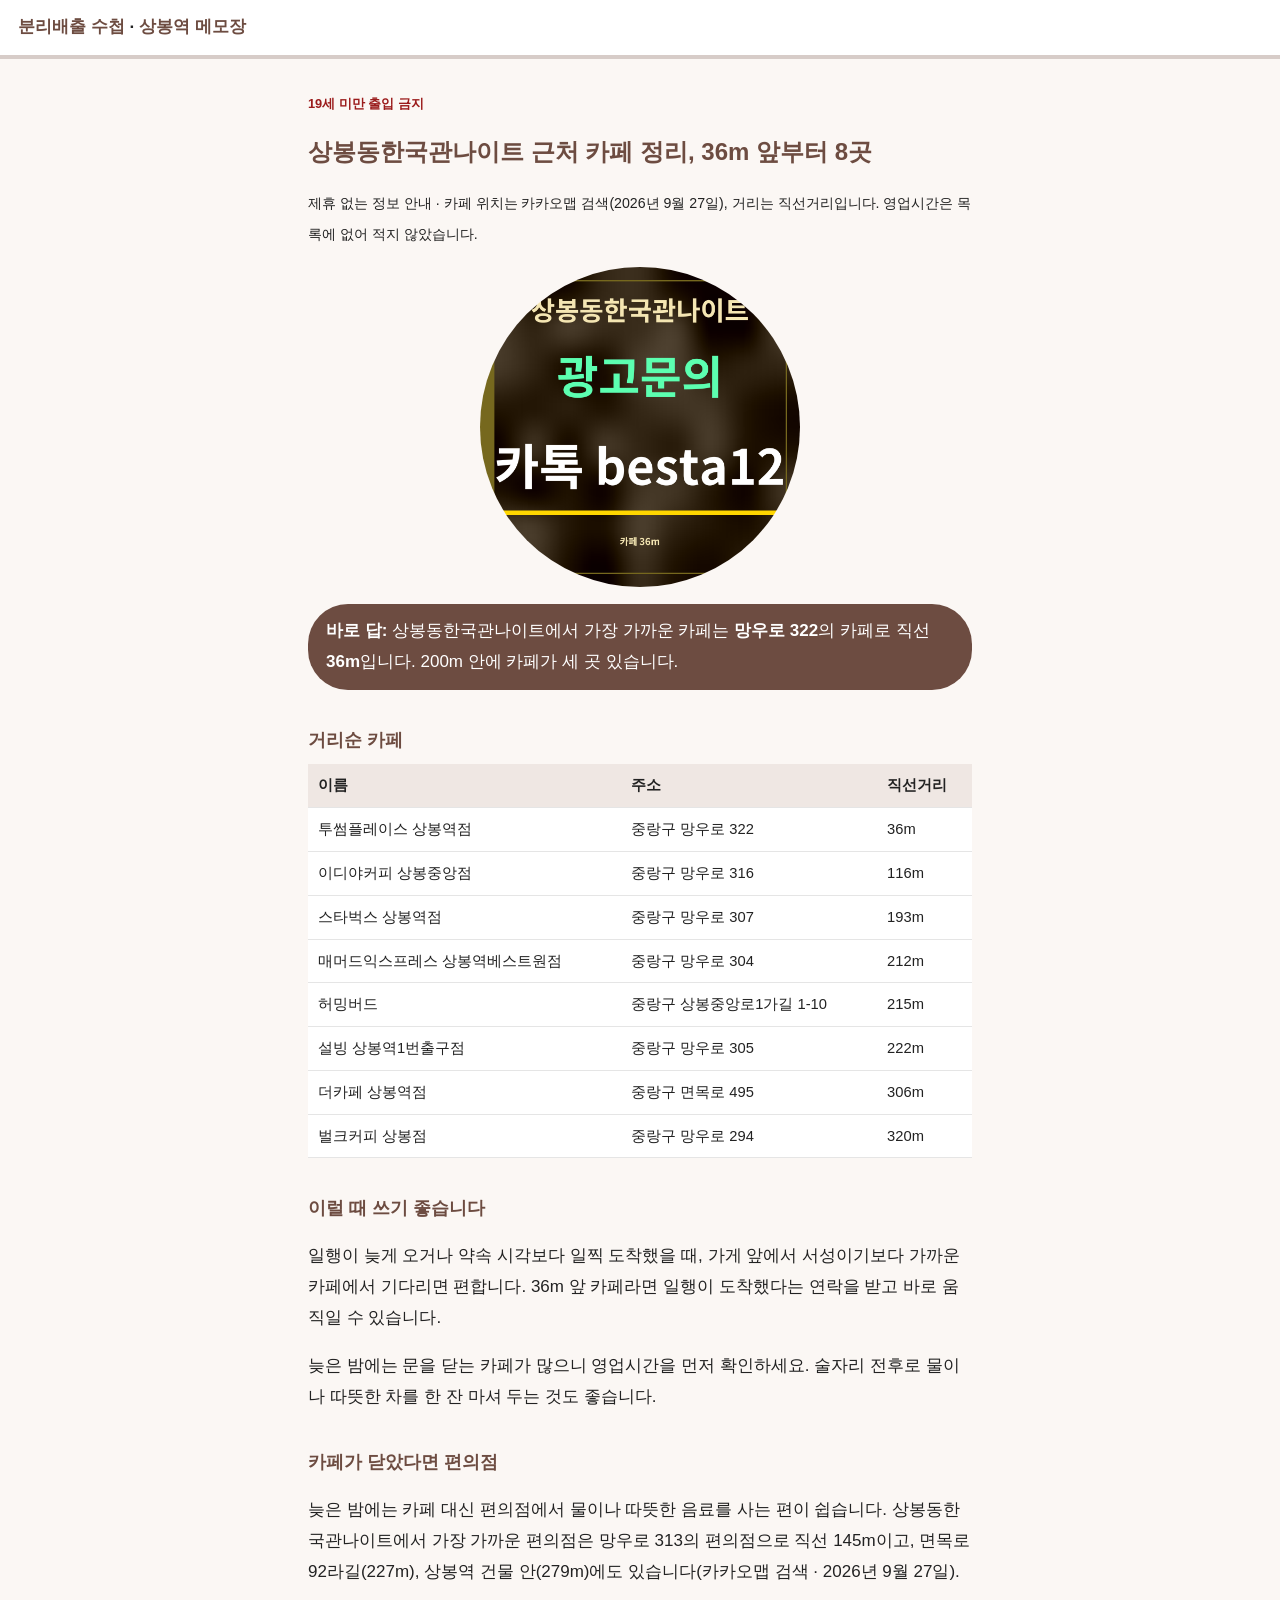
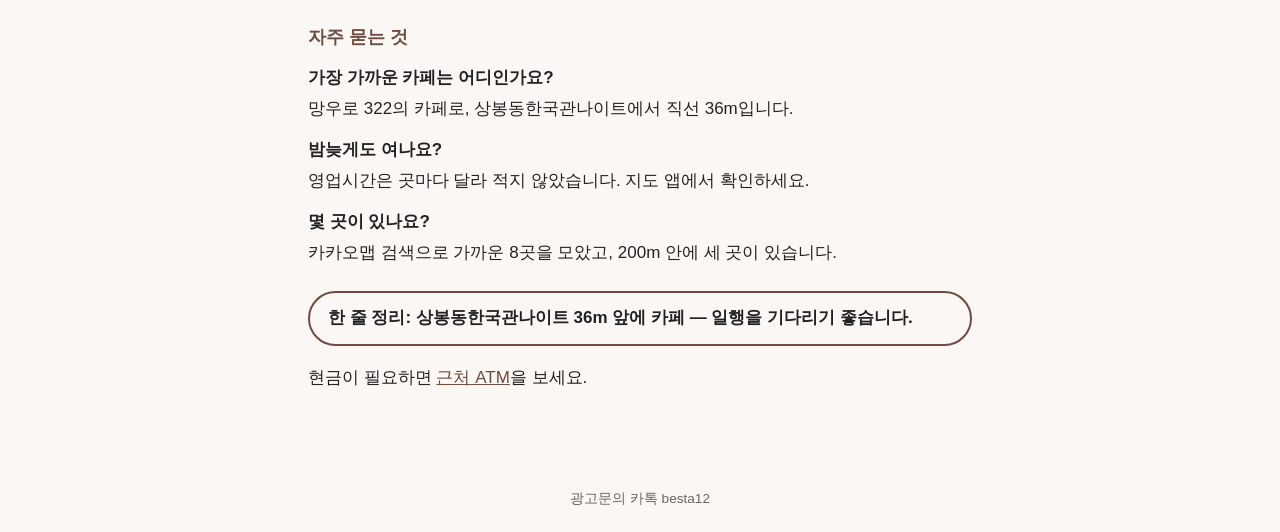
<file: sangbong-hangukgwan-night-7/index.html>
<!doctype html>
<html lang="ko">
<head>
<meta charset="UTF-8" />
<meta name="viewport" content="width=device-width, initial-scale=1.0" />
<title>상봉동한국관나이트 근처 카페 정리, 36m 앞부터 8곳</title>
<meta name="description" content="상봉동한국관나이트 주변 카페 8곳을 거리순으로 모았습니다. 가장 가까운 곳은 같은 망우로의 카페로 직선 36m입니다. 일행을 기다리거나 먼저 만나기 좋은 곳." />
<meta name="robots" content="index, follow, max-image-preview:large" />
<link rel="canonical" href="https://x.nolcool.com/sangbong-hangukgwan-night-7/" />
<meta property="og:type" content="article" />
<meta property="og:site_name" content="분리배출 수첩" />
<meta property="og:title" content="상봉동한국관나이트 근처 카페 정리, 36m 앞부터 8곳" />
<meta property="og:description" content="상봉동한국관나이트 주변 카페 8곳을 거리순으로 모았습니다. 가장 가까운 곳은 같은 망우로의 카페로 직선 36m입니다. 일행을 기다리거나 먼저 만나기 좋은 곳." />
<meta property="og:url" content="https://x.nolcool.com/sangbong-hangukgwan-night-7/" />
<meta property="og:image" content="https://x.nolcool.com/sangbong-hangukgwan-night-7/card-f15b4f61.png" />
<meta property="og:image:width" content="1200" />
<meta property="og:image:height" content="1200" />
<meta property="og:image:alt" content="상봉동한국관나이트 광고문의 카톡 besta12" />
<meta name="twitter:card" content="summary_large_image" />
<meta name="twitter:image" content="https://x.nolcool.com/sangbong-hangukgwan-night-7/card-f15b4f61.png" />
<link rel="icon" type="image/svg+xml" href="/favicon.svg" />
<script type="application/ld+json">
{"@context": "https://schema.org", "@type": "NightClub", "name": "상봉동한국관나이트", "address": {"@type": "PostalAddress", "streetAddress": "망우로 326 2층", "addressLocality": "중랑구", "addressRegion": "서울", "postalCode": "02149", "addressCountry": "KR"}}
</script>
<script type="application/ld+json">
{"@context": "https://schema.org", "@type": "WebPage", "name": "상봉동한국관나이트 근처 카페 정리, 36m 앞부터 8곳", "url": "https://x.nolcool.com/sangbong-hangukgwan-night-7/", "image": "https://x.nolcool.com/sangbong-hangukgwan-night-7/card-f15b4f61.png", "inLanguage": "ko-KR", "dateModified": "2026-09-27"}
</script>
<script type="application/ld+json">
{"@context": "https://schema.org", "@type": "FAQPage", "mainEntity": [{"@type": "Question", "name": "가장 가까운 카페는 어디인가요?", "acceptedAnswer": {"@type": "Answer", "text": "망우로 322의 카페로, 상봉동한국관나이트에서 직선 36m입니다."}}, {"@type": "Question", "name": "밤늦게도 여나요?", "acceptedAnswer": {"@type": "Answer", "text": "영업시간은 곳마다 달라 적지 않았습니다. 지도 앱에서 확인하세요."}}, {"@type": "Question", "name": "몇 곳이 있나요?", "acceptedAnswer": {"@type": "Answer", "text": "카카오맵 검색으로 가까운 8곳을 모았고, 200m 안에 세 곳이 있습니다."}}]}
</script>
<script type="application/ld+json">
{"@context": "https://schema.org", "@type": "BreadcrumbList", "itemListElement": [{"@type": "ListItem", "position": 1, "name": "분리배출 수첩", "item": "https://x.nolcool.com/"}, {"@type": "ListItem", "position": 2, "name": "상봉역 메모장", "item": "https://x.nolcool.com/sangbong-station-notes/"}, {"@type": "ListItem", "position": 3, "name": "상봉동한국관나이트 근처 카페", "item": "https://x.nolcool.com/sangbong-hangukgwan-night-7/"}]}
</script>
<style>
:root{--t7-a:#6d4c41;--t7-b:#fbf7f4}*{box-sizing:border-box}body{margin:0;background:var(--t7-b);color:#222;font-family:"Pretendard","Malgun Gothic",sans-serif;line-height:1.82;font-size:17px}.t7-h{padding:12px 18px;font-weight:800;background:#fff;border-bottom:4px solid #d7ccc8}.t7-h a{color:var(--t7-a);text-decoration:none}.t7-m{max-width:700px;margin:0 auto;padding:20px 18px 56px}.t7-m h1{font-size:1.5rem;line-height:1.4;color:var(--t7-a)}.t7-g{font-size:.8rem;color:#9b1c1c;font-weight:700}.t7-i{display:block;width:100%;max-width:320px;height:auto;aspect-ratio:1/1;margin:14px auto;border-radius:50%}.t7-k{background:#6d4c41;color:#fff;border-radius:40px;padding:12px 18px}.t7-m h2{font-size:1.1rem;margin:1.9em 0 .5em;color:var(--t7-a)}.t7-t{width:100%;border-collapse:collapse;background:#fff;font-size:.92rem}.t7-t th,.t7-t td{padding:8px 10px;border-bottom:1px solid #e5e5e5;text-align:left}.t7-t th{background:#efe7e3}.t7-q{margin:10px 0}.t7-e{border:2px solid #6d4c41;border-radius:40px;padding:10px 18px;margin-top:22px;font-weight:700}.t7-m a{color:var(--t7-a)}.t7-f{text-align:center;font-size:.85rem;color:#666;padding:20px 16px}
</style>
</head>
<header class="t7-h"><a href="/">분리배출 수첩</a> · <a href="/sangbong-station-notes/">상봉역 메모장</a></header>
<main class="t7-m"><article>
<p class="t7-g">19세 미만 출입 금지</p>
<h1>상봉동한국관나이트 근처 카페 정리, 36m 앞부터 8곳</h1>
<p><small>제휴 없는 정보 안내 · 카페 위치는 카카오맵 검색(2026년 9월 27일), 거리는 직선거리입니다. 영업시간은 목록에 없어 적지 않았습니다.</small></p>
<img class="t7-i" src="card-f15b4f61.png" width="1200" height="1200" alt="상봉동한국관나이트 광고문의 카톡 besta12" />
<p class="t7-k"><strong>바로 답:</strong> 상봉동한국관나이트에서 가장 가까운 카페는 <strong>망우로 322</strong>의 카페로 직선 <strong>36m</strong>입니다. 200m 안에 카페가 세 곳 있습니다.</p>
<h2>거리순 카페</h2>
<table class="t7-t"><thead><tr><th>이름</th><th>주소</th><th>직선거리</th></tr></thead><tbody>
<tr><td>투썸플레이스 상봉역점</td><td>중랑구 망우로 322</td><td>36m</td></tr>
<tr><td>이디야커피 상봉중앙점</td><td>중랑구 망우로 316</td><td>116m</td></tr>
<tr><td>스타벅스 상봉역점</td><td>중랑구 망우로 307</td><td>193m</td></tr>
<tr><td>매머드익스프레스 상봉역베스트원점</td><td>중랑구 망우로 304</td><td>212m</td></tr>
<tr><td>허밍버드</td><td>중랑구 상봉중앙로1가길 1-10</td><td>215m</td></tr>
<tr><td>설빙 상봉역1번출구점</td><td>중랑구 망우로 305</td><td>222m</td></tr>
<tr><td>더카페 상봉역점</td><td>중랑구 면목로 495</td><td>306m</td></tr>
<tr><td>벌크커피 상봉점</td><td>중랑구 망우로 294</td><td>320m</td></tr>
</tbody></table>
<h2>이럴 때 쓰기 좋습니다</h2>
<p>일행이 늦게 오거나 약속 시각보다 일찍 도착했을 때, 가게 앞에서 서성이기보다 가까운 카페에서 기다리면 편합니다. 36m 앞 카페라면 일행이 도착했다는 연락을 받고 바로 움직일 수 있습니다.</p>
<p>늦은 밤에는 문을 닫는 카페가 많으니 영업시간을 먼저 확인하세요. 술자리 전후로 물이나 따뜻한 차를 한 잔 마셔 두는 것도 좋습니다.</p>
<h2>카페가 닫았다면 편의점</h2>
<p>늦은 밤에는 카페 대신 편의점에서 물이나 따뜻한 음료를 사는 편이 쉽습니다. 상봉동한국관나이트에서 가장 가까운 편의점은 망우로 313의 편의점으로 직선 145m이고, 면목로92라길(227m), 상봉역 건물 안(279m)에도 있습니다(카카오맵 검색 · 2026년 9월 27일).</p>
<h2>자주 묻는 것</h2>
<p class="t7-q"><b>가장 가까운 카페는 어디인가요?</b><br>망우로 322의 카페로, 상봉동한국관나이트에서 직선 36m입니다.</p>
<p class="t7-q"><b>밤늦게도 여나요?</b><br>영업시간은 곳마다 달라 적지 않았습니다. 지도 앱에서 확인하세요.</p>
<p class="t7-q"><b>몇 곳이 있나요?</b><br>카카오맵 검색으로 가까운 8곳을 모았고, 200m 안에 세 곳이 있습니다.</p>

<p class="t7-e">한 줄 정리: 상봉동한국관나이트 36m 앞에 카페 — 일행을 기다리기 좋습니다.</p>
<p>현금이 필요하면 <a href="/sangbong-hangukgwan-night-5/">근처 ATM</a>을 보세요.</p>
</article></main>
<footer class="t7-f">광고문의 카톡 besta12</footer>
</html>
</file>
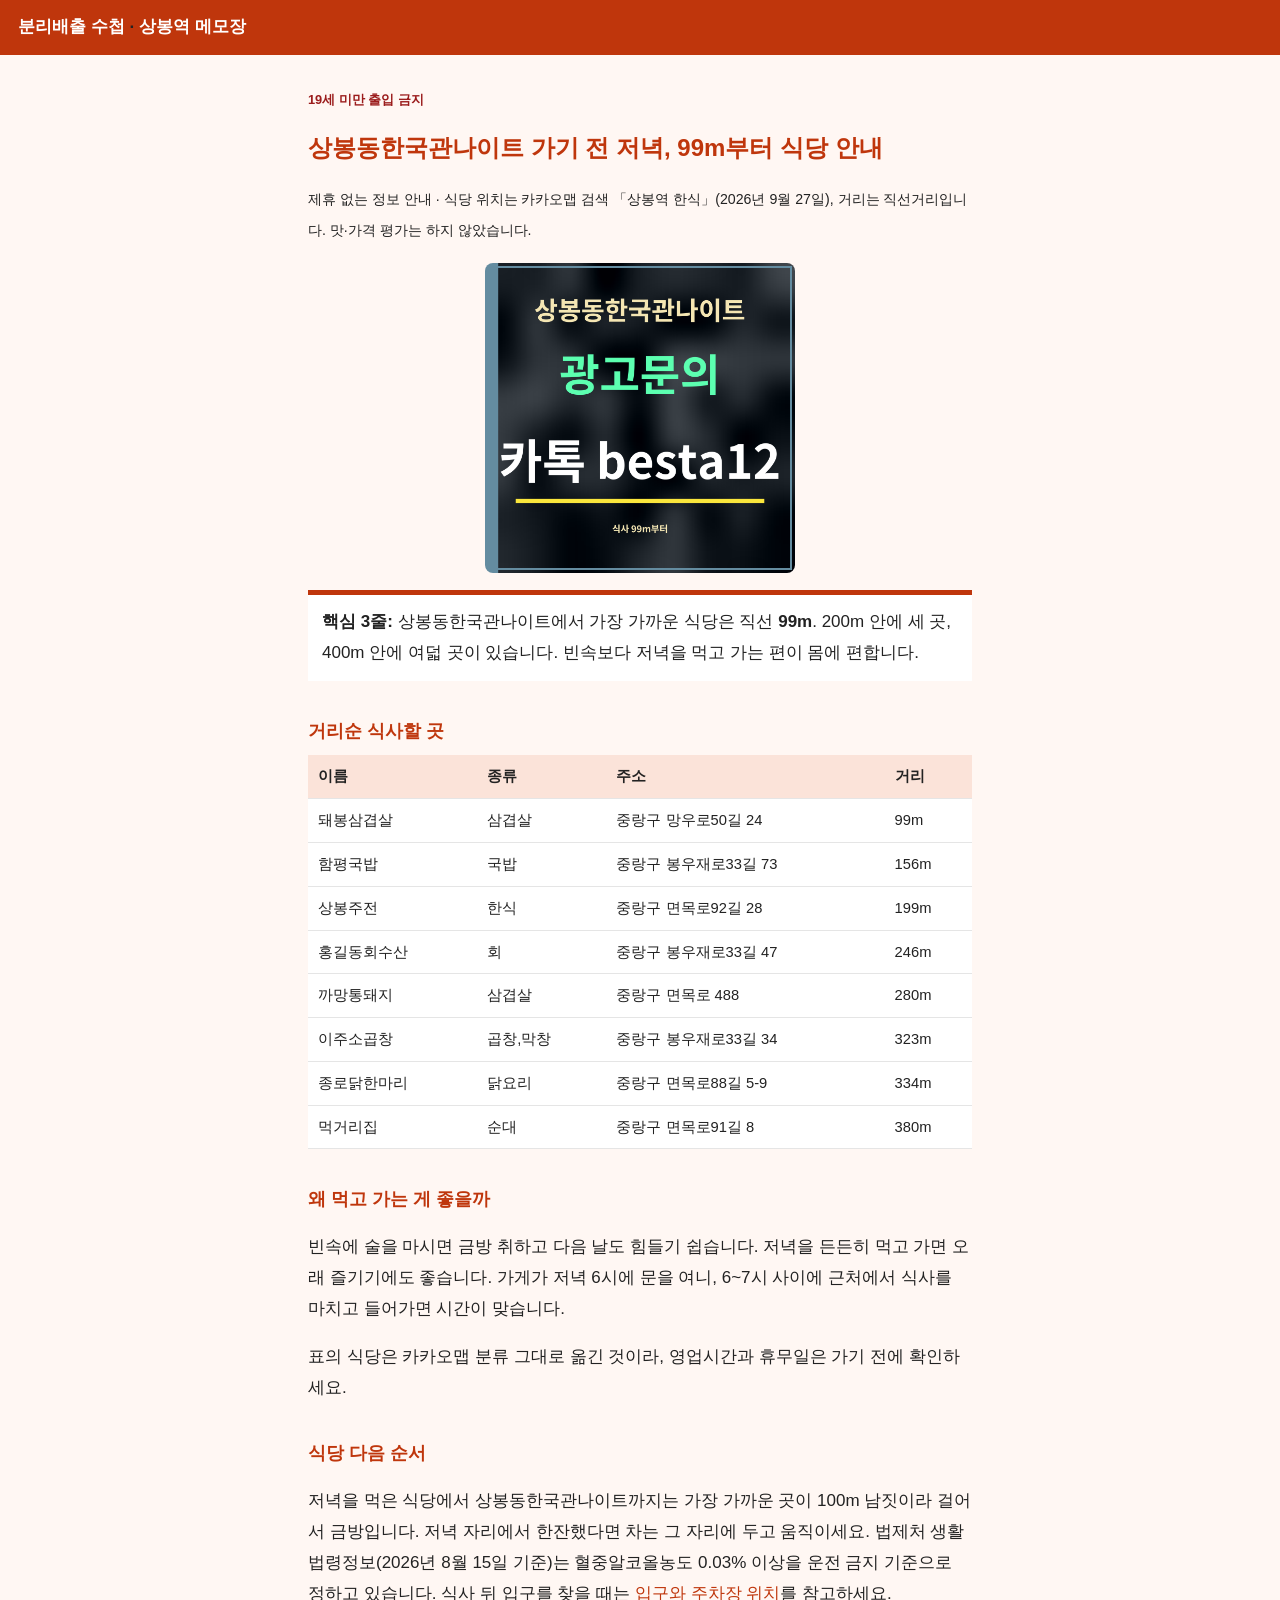
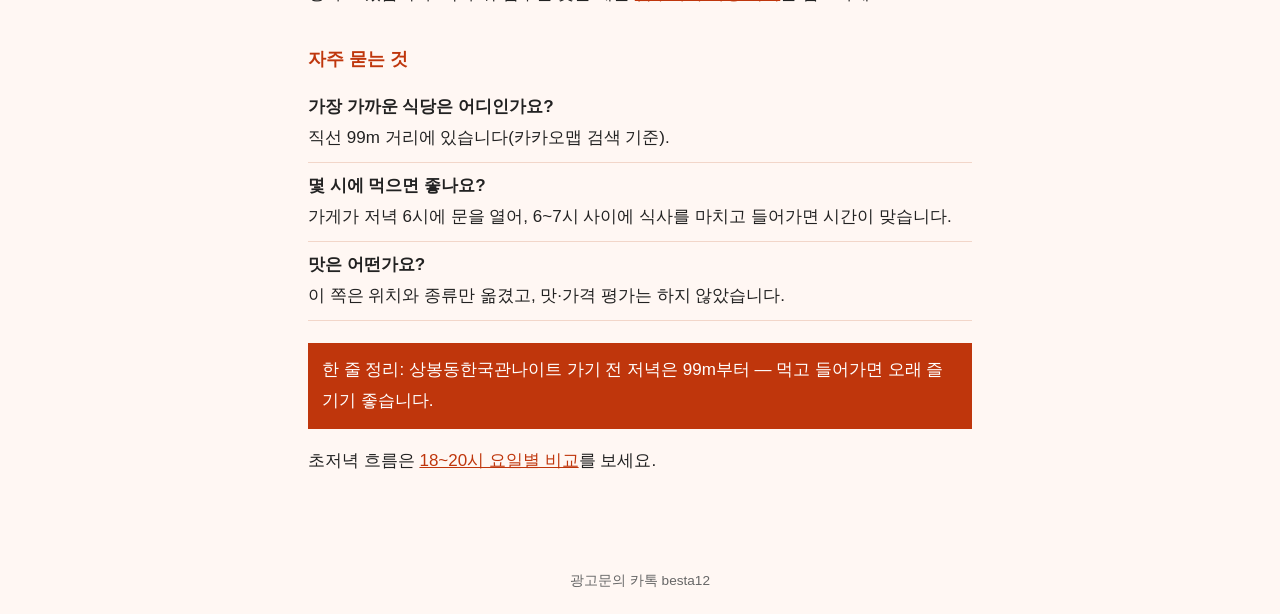
<file: sangbong-hangukgwan-night-8/index.html>
<!doctype html>
<html lang="ko">
<head>
<meta charset="UTF-8" />
<meta name="viewport" content="width=device-width, initial-scale=1.0" />
<title>상봉동한국관나이트 가기 전 저녁 먹을 식당 거리순</title>
<meta name="description" content="상봉동한국관나이트에 가기 전 저녁을 먹을 만한 곳을 거리순으로 모았습니다. 가장 가까운 곳은 99m, 400m 안에 국밥·곱창·닭요리 등 8곳이 있습니다." />
<meta name="robots" content="index, follow, max-image-preview:large" />
<link rel="canonical" href="https://x.nolcool.com/sangbong-hangukgwan-night-8/" />
<meta property="og:type" content="article" />
<meta property="og:site_name" content="분리배출 수첩" />
<meta property="og:title" content="상봉동한국관나이트 가기 전 저녁 먹을 식당 거리순" />
<meta property="og:description" content="상봉동한국관나이트에 가기 전 저녁을 먹을 만한 곳을 거리순으로 모았습니다. 가장 가까운 곳은 99m, 400m 안에 국밥·곱창·닭요리 등 8곳이 있습니다." />
<meta property="og:url" content="https://x.nolcool.com/sangbong-hangukgwan-night-8/" />
<meta property="og:image" content="https://x.nolcool.com/sangbong-hangukgwan-night-8/card-274b9bcc.png" />
<meta property="og:image:width" content="1200" />
<meta property="og:image:height" content="1200" />
<meta property="og:image:alt" content="상봉동한국관나이트 광고문의 카톡 besta12" />
<meta name="twitter:card" content="summary_large_image" />
<meta name="twitter:image" content="https://x.nolcool.com/sangbong-hangukgwan-night-8/card-274b9bcc.png" />
<link rel="icon" type="image/svg+xml" href="/favicon.svg" />
<script type="application/ld+json">
{"@context": "https://schema.org", "@type": "NightClub", "name": "상봉동한국관나이트", "address": {"@type": "PostalAddress", "streetAddress": "망우로 326 2층", "addressLocality": "중랑구", "addressRegion": "서울", "postalCode": "02149", "addressCountry": "KR"}}
</script>
<script type="application/ld+json">
{"@context": "https://schema.org", "@type": "WebPage", "name": "상봉동한국관나이트 가기 전 저녁, 99m부터 식당 안내", "url": "https://x.nolcool.com/sangbong-hangukgwan-night-8/", "image": "https://x.nolcool.com/sangbong-hangukgwan-night-8/card-274b9bcc.png", "inLanguage": "ko-KR", "dateModified": "2026-09-27"}
</script>
<script type="application/ld+json">
{"@context": "https://schema.org", "@type": "FAQPage", "mainEntity": [{"@type": "Question", "name": "가장 가까운 식당은 어디인가요?", "acceptedAnswer": {"@type": "Answer", "text": "직선 99m 거리에 있습니다(카카오맵 검색 기준)."}}, {"@type": "Question", "name": "몇 시에 먹으면 좋나요?", "acceptedAnswer": {"@type": "Answer", "text": "가게가 저녁 6시에 문을 열어, 6~7시 사이에 식사를 마치고 들어가면 시간이 맞습니다."}}, {"@type": "Question", "name": "맛은 어떤가요?", "acceptedAnswer": {"@type": "Answer", "text": "이 쪽은 위치와 종류만 옮겼고, 맛·가격 평가는 하지 않았습니다."}}]}
</script>
<script type="application/ld+json">
{"@context": "https://schema.org", "@type": "BreadcrumbList", "itemListElement": [{"@type": "ListItem", "position": 1, "name": "분리배출 수첩", "item": "https://x.nolcool.com/"}, {"@type": "ListItem", "position": 2, "name": "상봉역 메모장", "item": "https://x.nolcool.com/sangbong-station-notes/"}, {"@type": "ListItem", "position": 3, "name": "상봉동한국관나이트 가기 전 식사", "item": "https://x.nolcool.com/sangbong-hangukgwan-night-8/"}]}
</script>
<style>
:root{--t8-a:#bf360c;--t8-b:#fff7f3}*{box-sizing:border-box}body{margin:0;background:var(--t8-b);color:#222;font-family:"Pretendard","Malgun Gothic",sans-serif;line-height:1.82;font-size:17px}.t8-h{padding:12px 18px;font-weight:800;background:#bf360c}.t8-h a{color:#fff;text-decoration:none}.t8-m{max-width:700px;margin:0 auto;padding:20px 18px 56px}.t8-m h1{font-size:1.5rem;line-height:1.4;color:var(--t8-a)}.t8-g{font-size:.8rem;color:#9b1c1c;font-weight:700}.t8-i{display:block;width:100%;max-width:310px;height:auto;aspect-ratio:1/1;margin:14px auto;border-radius:8px}.t8-k{background:#fff;border-top:5px solid #bf360c;padding:12px 14px}.t8-m h2{font-size:1.1rem;margin:1.9em 0 .5em;color:var(--t8-a)}.t8-t{width:100%;border-collapse:collapse;background:#fff;font-size:.92rem}.t8-t th,.t8-t td{padding:8px 10px;border-bottom:1px solid #e5e5e5;text-align:left}.t8-t th{background:#fbe3d9}.t8-q{border-bottom:1px solid #f2d6c9;padding:8px 0}.t8-e{background:#bf360c;color:#fff;padding:12px 14px;margin-top:22px}.t8-m a{color:var(--t8-a)}.t8-f{text-align:center;font-size:.85rem;color:#666;padding:20px 16px}
</style>
</head>
<header class="t8-h"><a href="/">분리배출 수첩</a> · <a href="/sangbong-station-notes/">상봉역 메모장</a></header>
<main class="t8-m"><article>
<p class="t8-g">19세 미만 출입 금지</p>
<h1>상봉동한국관나이트 가기 전 저녁, 99m부터 식당 안내</h1>
<p><small>제휴 없는 정보 안내 · 식당 위치는 카카오맵 검색 「상봉역 한식」(2026년 9월 27일), 거리는 직선거리입니다. 맛·가격 평가는 하지 않았습니다.</small></p>
<img class="t8-i" src="card-274b9bcc.png" width="1200" height="1200" alt="상봉동한국관나이트 광고문의 카톡 besta12" />
<p class="t8-k"><strong>핵심 3줄:</strong> 상봉동한국관나이트에서 가장 가까운 식당은 직선 <strong>99m</strong>. 200m 안에 세 곳, 400m 안에 여덟 곳이 있습니다. 빈속보다 저녁을 먹고 가는 편이 몸에 편합니다.</p>
<h2>거리순 식사할 곳</h2>
<table class="t8-t"><thead><tr><th>이름</th><th>종류</th><th>주소</th><th>거리</th></tr></thead><tbody>
<tr><td>돼봉삼겹살</td><td>삼겹살</td><td>중랑구 망우로50길 24</td><td>99m</td></tr>
<tr><td>함평국밥</td><td>국밥</td><td>중랑구 봉우재로33길 73</td><td>156m</td></tr>
<tr><td>상봉주전</td><td>한식</td><td>중랑구 면목로92길 28</td><td>199m</td></tr>
<tr><td>홍길동회수산</td><td>회</td><td>중랑구 봉우재로33길 47</td><td>246m</td></tr>
<tr><td>까망통돼지</td><td>삼겹살</td><td>중랑구 면목로 488</td><td>280m</td></tr>
<tr><td>이주소곱창</td><td>곱창,막창</td><td>중랑구 봉우재로33길 34</td><td>323m</td></tr>
<tr><td>종로닭한마리</td><td>닭요리</td><td>중랑구 면목로88길 5-9</td><td>334m</td></tr>
<tr><td>먹거리집</td><td>순대</td><td>중랑구 면목로91길 8</td><td>380m</td></tr>
</tbody></table>
<h2>왜 먹고 가는 게 좋을까</h2>
<p>빈속에 술을 마시면 금방 취하고 다음 날도 힘들기 쉽습니다. 저녁을 든든히 먹고 가면 오래 즐기기에도 좋습니다. 가게가 저녁 6시에 문을 여니, 6~7시 사이에 근처에서 식사를 마치고 들어가면 시간이 맞습니다.</p>
<p>표의 식당은 카카오맵 분류 그대로 옮긴 것이라, 영업시간과 휴무일은 가기 전에 확인하세요.</p>
<h2>식당 다음 순서</h2>
<p>저녁을 먹은 식당에서 상봉동한국관나이트까지는 가장 가까운 곳이 100m 남짓이라 걸어서 금방입니다. 저녁 자리에서 한잔했다면 차는 그 자리에 두고 움직이세요. 법제처 생활법령정보(2026년 8월 15일 기준)는 혈중알코올농도 0.03% 이상을 운전 금지 기준으로 정하고 있습니다. 식사 뒤 입구를 찾을 때는 <a href="/sangbong-hangukgwan-night-10/">입구와 주차장 위치</a>를 참고하세요.</p>
<h2>자주 묻는 것</h2>
<div class="t8-q"><b>가장 가까운 식당은 어디인가요?</b><br>직선 99m 거리에 있습니다(카카오맵 검색 기준).</div>
<div class="t8-q"><b>몇 시에 먹으면 좋나요?</b><br>가게가 저녁 6시에 문을 열어, 6~7시 사이에 식사를 마치고 들어가면 시간이 맞습니다.</div>
<div class="t8-q"><b>맛은 어떤가요?</b><br>이 쪽은 위치와 종류만 옮겼고, 맛·가격 평가는 하지 않았습니다.</div>

<p class="t8-e">한 줄 정리: 상봉동한국관나이트 가기 전 저녁은 99m부터 — 먹고 들어가면 오래 즐기기 좋습니다.</p>
<p>초저녁 흐름은 <a href="/sangbong-hangukgwan-night-2/">18~20시 요일별 비교</a>를 보세요.</p>
</article></main>
<footer class="t8-f">광고문의 카톡 besta12</footer>
</html>
</file>
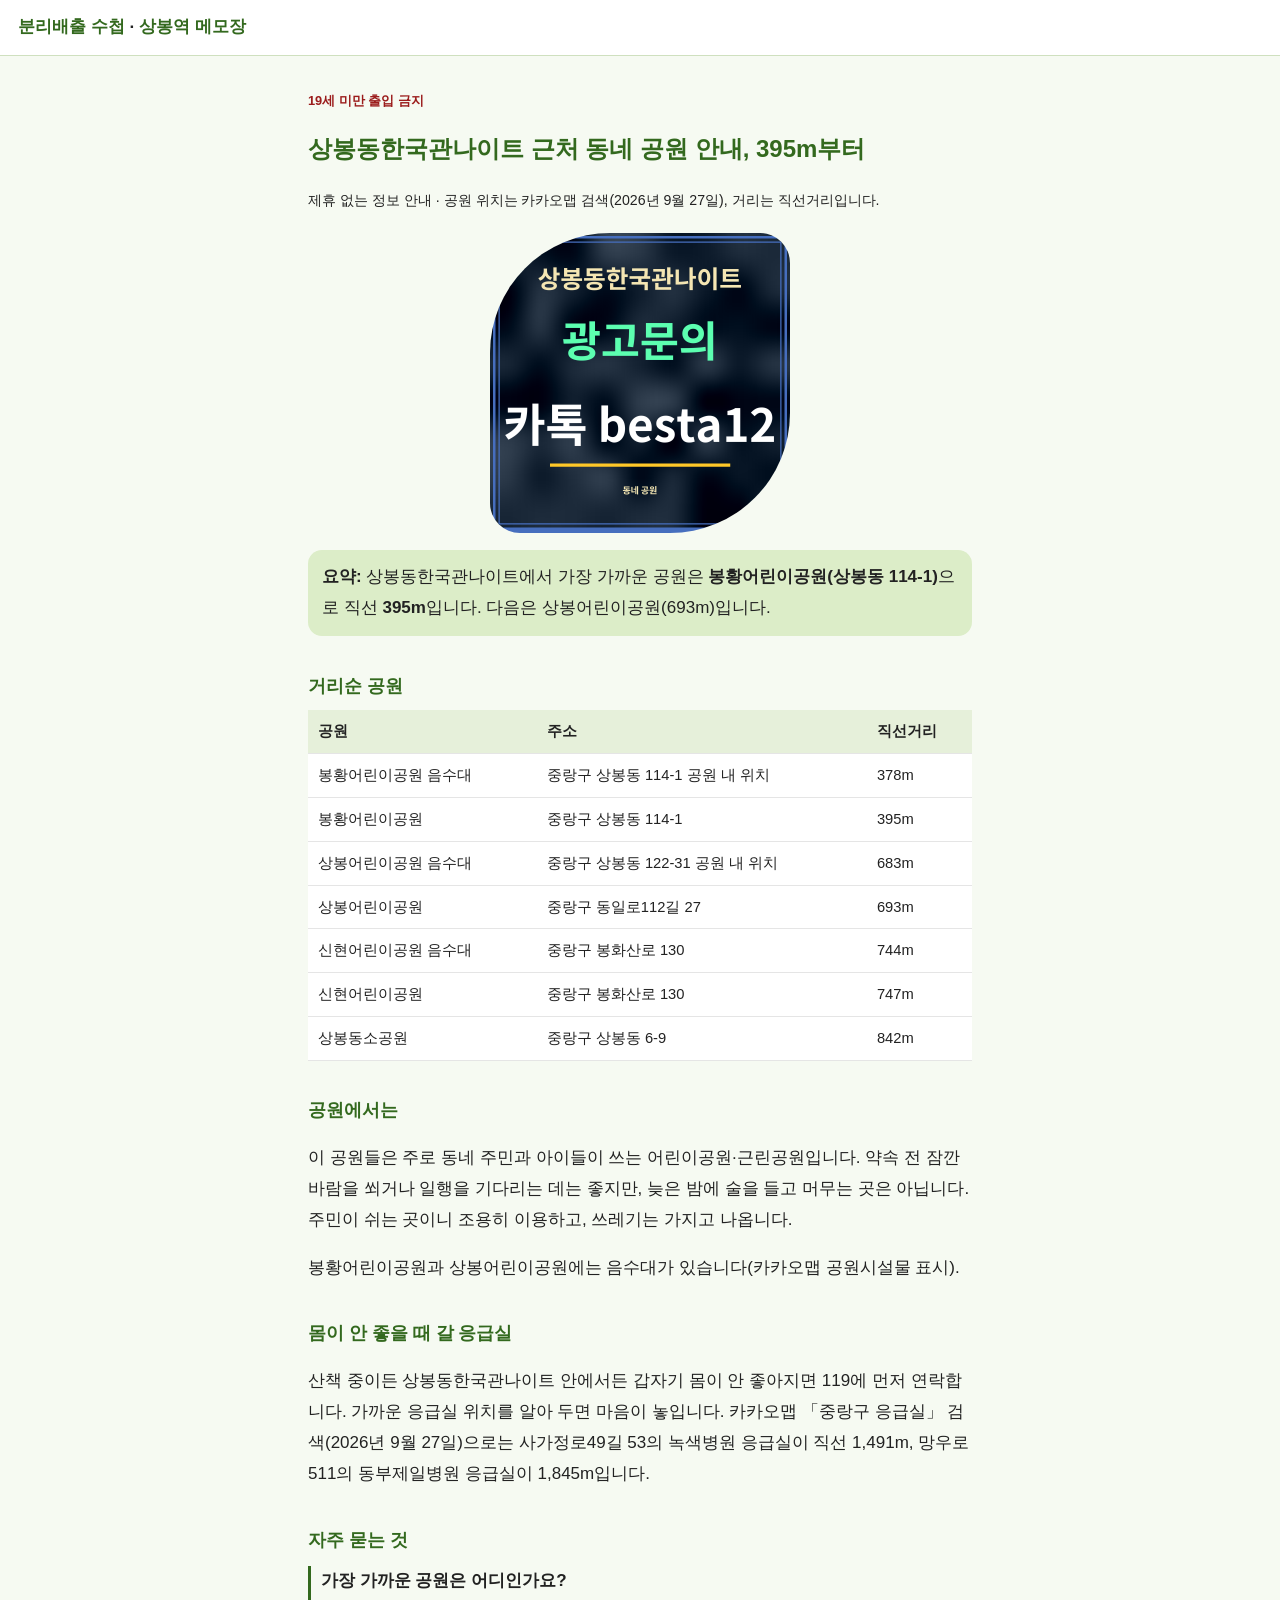
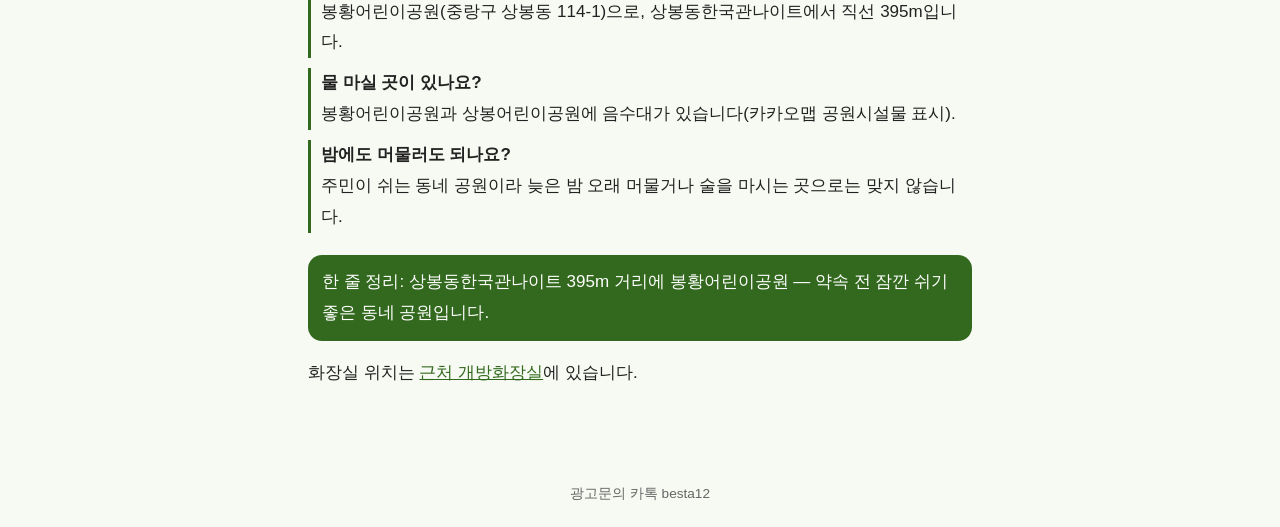
<file: sangbong-hangukgwan-night-9/index.html>
<!doctype html>
<html lang="ko">
<head>
<meta charset="UTF-8" />
<meta name="viewport" content="width=device-width, initial-scale=1.0" />
<title>상봉동한국관나이트 근처 동네 공원 안내, 395m부터</title>
<meta name="description" content="상봉동한국관나이트 주변 공원을 거리순으로 모았습니다. 가장 가까운 곳은 상봉동 봉황어린이공원으로 직선 395m입니다. 약속 전 바람 쐬기 좋은 곳." />
<meta name="robots" content="index, follow, max-image-preview:large" />
<link rel="canonical" href="https://x.nolcool.com/sangbong-hangukgwan-night-9/" />
<meta property="og:type" content="article" />
<meta property="og:site_name" content="분리배출 수첩" />
<meta property="og:title" content="상봉동한국관나이트 근처 동네 공원 안내, 395m부터" />
<meta property="og:description" content="상봉동한국관나이트 주변 공원을 거리순으로 모았습니다. 가장 가까운 곳은 상봉동 봉황어린이공원으로 직선 395m입니다. 약속 전 바람 쐬기 좋은 곳." />
<meta property="og:url" content="https://x.nolcool.com/sangbong-hangukgwan-night-9/" />
<meta property="og:image" content="https://x.nolcool.com/sangbong-hangukgwan-night-9/card-1d932c59.png" />
<meta property="og:image:width" content="1200" />
<meta property="og:image:height" content="1200" />
<meta property="og:image:alt" content="상봉동한국관나이트 광고문의 카톡 besta12" />
<meta name="twitter:card" content="summary_large_image" />
<meta name="twitter:image" content="https://x.nolcool.com/sangbong-hangukgwan-night-9/card-1d932c59.png" />
<link rel="icon" type="image/svg+xml" href="/favicon.svg" />
<script type="application/ld+json">
{"@context": "https://schema.org", "@type": "NightClub", "name": "상봉동한국관나이트", "address": {"@type": "PostalAddress", "streetAddress": "망우로 326 2층", "addressLocality": "중랑구", "addressRegion": "서울", "postalCode": "02149", "addressCountry": "KR"}}
</script>
<script type="application/ld+json">
{"@context": "https://schema.org", "@type": "WebPage", "name": "상봉동한국관나이트 근처 동네 공원 안내, 395m부터", "url": "https://x.nolcool.com/sangbong-hangukgwan-night-9/", "image": "https://x.nolcool.com/sangbong-hangukgwan-night-9/card-1d932c59.png", "inLanguage": "ko-KR", "dateModified": "2026-09-27"}
</script>
<script type="application/ld+json">
{"@context": "https://schema.org", "@type": "FAQPage", "mainEntity": [{"@type": "Question", "name": "가장 가까운 공원은 어디인가요?", "acceptedAnswer": {"@type": "Answer", "text": "봉황어린이공원(중랑구 상봉동 114-1)으로, 상봉동한국관나이트에서 직선 395m입니다."}}, {"@type": "Question", "name": "물 마실 곳이 있나요?", "acceptedAnswer": {"@type": "Answer", "text": "봉황어린이공원과 상봉어린이공원에 음수대가 있습니다(카카오맵 공원시설물 표시)."}}, {"@type": "Question", "name": "밤에도 머물러도 되나요?", "acceptedAnswer": {"@type": "Answer", "text": "주민이 쉬는 동네 공원이라 늦은 밤 오래 머물거나 술을 마시는 곳으로는 맞지 않습니다."}}]}
</script>
<script type="application/ld+json">
{"@context": "https://schema.org", "@type": "BreadcrumbList", "itemListElement": [{"@type": "ListItem", "position": 1, "name": "분리배출 수첩", "item": "https://x.nolcool.com/"}, {"@type": "ListItem", "position": 2, "name": "상봉역 메모장", "item": "https://x.nolcool.com/sangbong-station-notes/"}, {"@type": "ListItem", "position": 3, "name": "상봉동한국관나이트 근처 공원", "item": "https://x.nolcool.com/sangbong-hangukgwan-night-9/"}]}
</script>
<style>
:root{--t9-a:#33691e;--t9-b:#f6faf2}*{box-sizing:border-box}body{margin:0;background:var(--t9-b);color:#222;font-family:"Pretendard","Malgun Gothic",sans-serif;line-height:1.82;font-size:17px}.t9-h{padding:12px 18px;font-weight:800;background:#fff;border-bottom:1px solid #cfe0bf}.t9-h a{color:var(--t9-a);text-decoration:none}.t9-m{max-width:700px;margin:0 auto;padding:20px 18px 56px}.t9-m h1{font-size:1.5rem;line-height:1.4;color:var(--t9-a)}.t9-g{font-size:.8rem;color:#9b1c1c;font-weight:700}.t9-i{display:block;width:100%;max-width:300px;height:auto;aspect-ratio:1/1;margin:14px auto;border-radius:40% 10%}.t9-k{background:#dcedc8;padding:12px 14px;border-radius:14px}.t9-m h2{font-size:1.1rem;margin:1.9em 0 .5em;color:var(--t9-a)}.t9-t{width:100%;border-collapse:collapse;background:#fff;font-size:.92rem}.t9-t th,.t9-t td{padding:8px 10px;border-bottom:1px solid #e5e5e5;text-align:left}.t9-t th{background:#e6f0da}.t9-q{margin:10px 0;padding-left:10px;border-left:3px solid #33691e}.t9-e{background:#33691e;color:#fff;border-radius:14px;padding:12px 14px;margin-top:22px}.t9-m a{color:var(--t9-a)}.t9-f{text-align:center;font-size:.85rem;color:#666;padding:20px 16px}
</style>
</head>
<header class="t9-h"><a href="/">분리배출 수첩</a> · <a href="/sangbong-station-notes/">상봉역 메모장</a></header>
<main class="t9-m"><article>
<p class="t9-g">19세 미만 출입 금지</p>
<h1>상봉동한국관나이트 근처 동네 공원 안내, 395m부터</h1>
<p><small>제휴 없는 정보 안내 · 공원 위치는 카카오맵 검색(2026년 9월 27일), 거리는 직선거리입니다.</small></p>
<img class="t9-i" src="card-1d932c59.png" width="1200" height="1200" alt="상봉동한국관나이트 광고문의 카톡 besta12" />
<p class="t9-k"><strong>요약:</strong> 상봉동한국관나이트에서 가장 가까운 공원은 <strong>봉황어린이공원(상봉동 114-1)</strong>으로 직선 <strong>395m</strong>입니다. 다음은 상봉어린이공원(693m)입니다.</p>
<h2>거리순 공원</h2>
<table class="t9-t"><thead><tr><th>공원</th><th>주소</th><th>직선거리</th></tr></thead><tbody>
<tr><td>봉황어린이공원 음수대</td><td>중랑구 상봉동 114-1 공원 내 위치</td><td>378m</td></tr>
<tr><td>봉황어린이공원</td><td>중랑구 상봉동 114-1</td><td>395m</td></tr>
<tr><td>상봉어린이공원 음수대</td><td>중랑구 상봉동 122-31 공원 내 위치</td><td>683m</td></tr>
<tr><td>상봉어린이공원</td><td>중랑구 동일로112길 27</td><td>693m</td></tr>
<tr><td>신현어린이공원 음수대</td><td>중랑구 봉화산로 130</td><td>744m</td></tr>
<tr><td>신현어린이공원</td><td>중랑구 봉화산로 130</td><td>747m</td></tr>
<tr><td>상봉동소공원</td><td>중랑구 상봉동 6-9</td><td>842m</td></tr>
</tbody></table>
<h2>공원에서는</h2>
<p>이 공원들은 주로 동네 주민과 아이들이 쓰는 어린이공원·근린공원입니다. 약속 전 잠깐 바람을 쐬거나 일행을 기다리는 데는 좋지만, 늦은 밤에 술을 들고 머무는 곳은 아닙니다. 주민이 쉬는 곳이니 조용히 이용하고, 쓰레기는 가지고 나옵니다.</p>
<p>봉황어린이공원과 상봉어린이공원에는 음수대가 있습니다(카카오맵 공원시설물 표시).</p>
<h2>몸이 안 좋을 때 갈 응급실</h2>
<p>산책 중이든 상봉동한국관나이트 안에서든 갑자기 몸이 안 좋아지면 119에 먼저 연락합니다. 가까운 응급실 위치를 알아 두면 마음이 놓입니다. 카카오맵 「중랑구 응급실」 검색(2026년 9월 27일)으로는 사가정로49길 53의 녹색병원 응급실이 직선 1,491m, 망우로 511의 동부제일병원 응급실이 1,845m입니다.</p>
<h2>자주 묻는 것</h2>
<p class="t9-q"><b>가장 가까운 공원은 어디인가요?</b><br>봉황어린이공원(중랑구 상봉동 114-1)으로, 상봉동한국관나이트에서 직선 395m입니다.</p>
<p class="t9-q"><b>물 마실 곳이 있나요?</b><br>봉황어린이공원과 상봉어린이공원에 음수대가 있습니다(카카오맵 공원시설물 표시).</p>
<p class="t9-q"><b>밤에도 머물러도 되나요?</b><br>주민이 쉬는 동네 공원이라 늦은 밤 오래 머물거나 술을 마시는 곳으로는 맞지 않습니다.</p>

<p class="t9-e">한 줄 정리: 상봉동한국관나이트 395m 거리에 봉황어린이공원 — 약속 전 잠깐 쉬기 좋은 동네 공원입니다.</p>
<p>화장실 위치는 <a href="/sangbong-hangukgwan-night-6/">근처 개방화장실</a>에 있습니다.</p>
</article></main>
<footer class="t9-f">광고문의 카톡 besta12</footer>
</html>
</file>
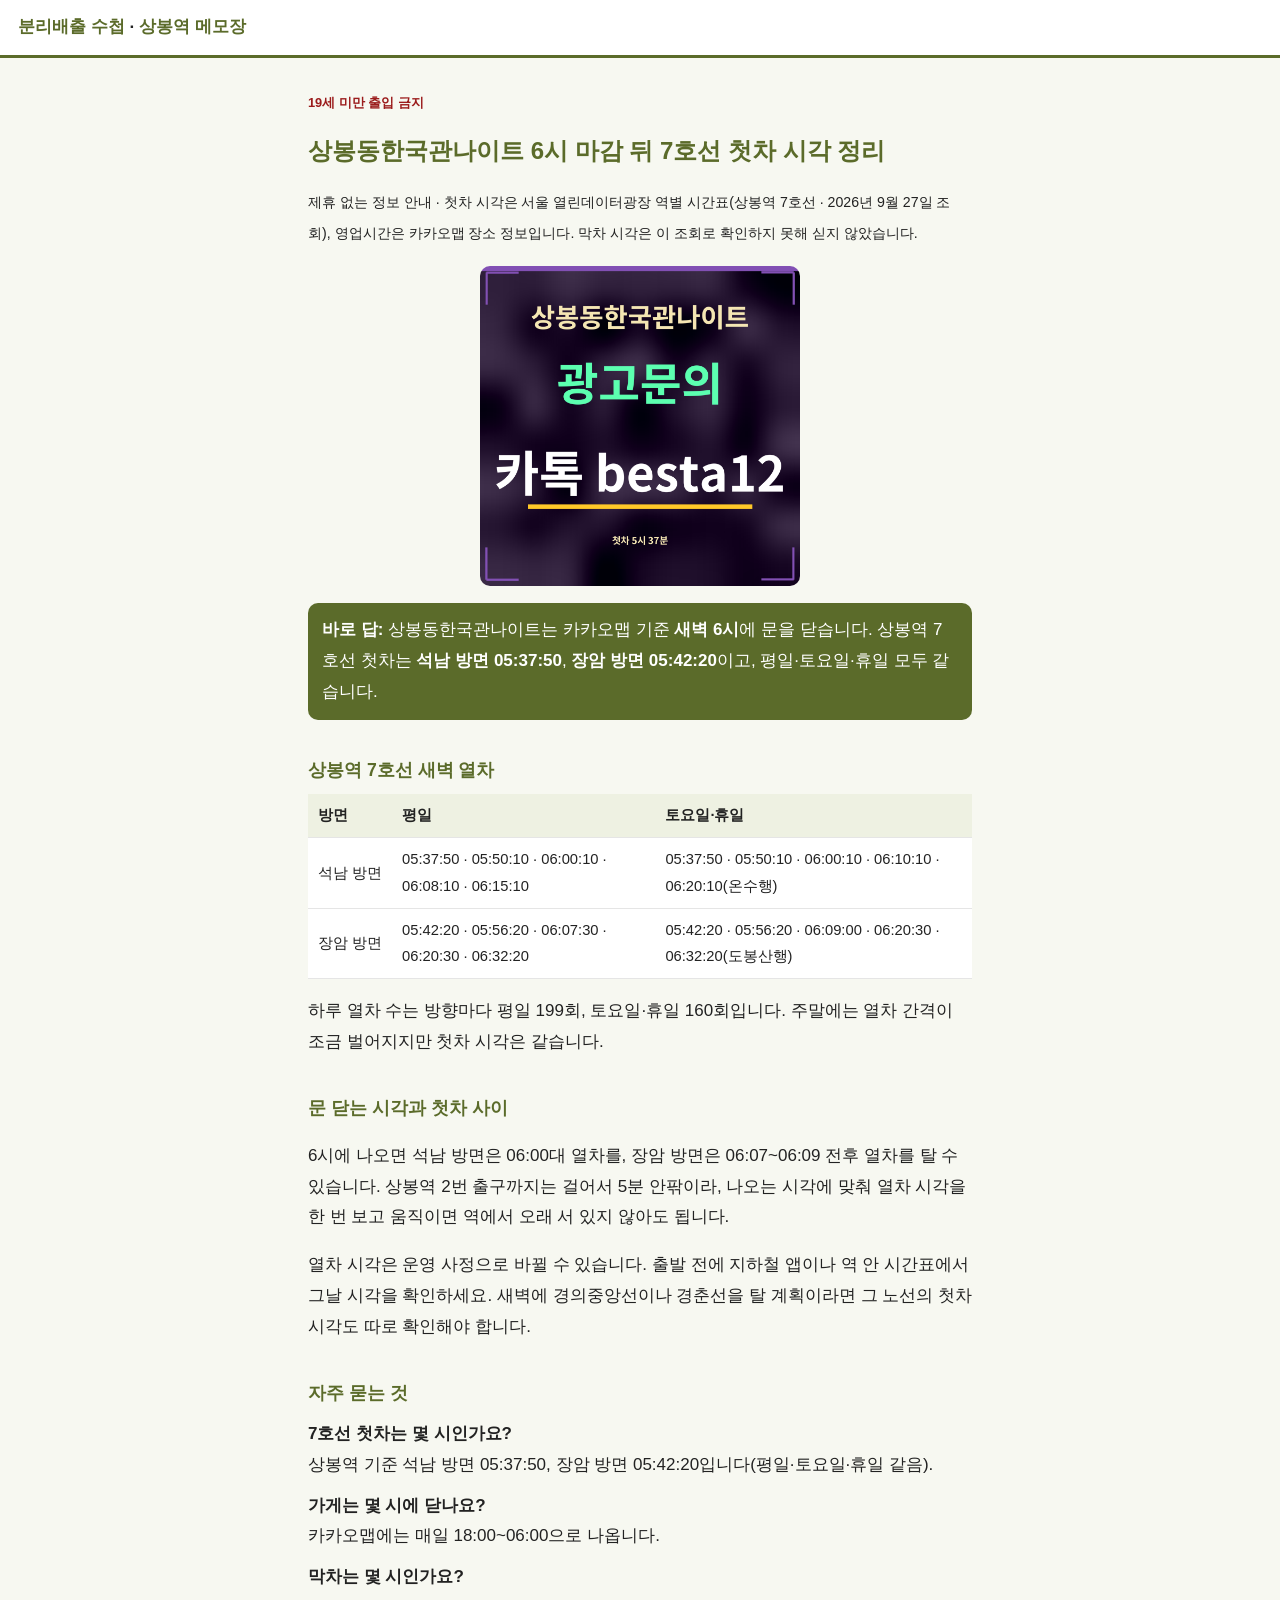
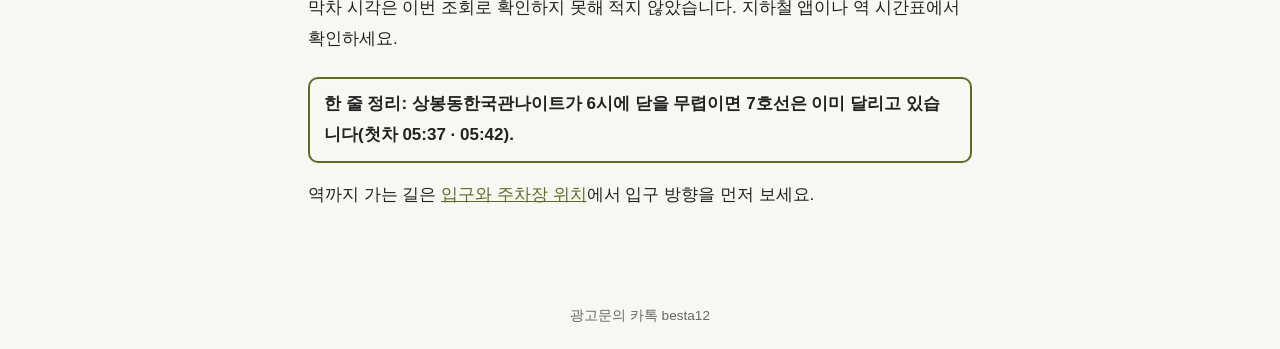
<file: sangbong-hangukgwan-night/index.html>
<!doctype html>
<html lang="ko">
<head>
<meta charset="UTF-8" />
<meta name="viewport" content="width=device-width, initial-scale=1.0" />
<title>상봉동한국관나이트 6시 마감 뒤 7호선 첫차 시각 정리</title>
<meta name="description" content="상봉동한국관나이트는 새벽 6시에 문을 닫습니다. 상봉역 7호선 첫차는 석남 방면 5시 37분, 장암 방면 5시 42분이고 평일·주말이 같습니다." />
<meta name="robots" content="index, follow, max-image-preview:large" />
<link rel="canonical" href="https://x.nolcool.com/sangbong-hangukgwan-night/" />
<meta property="og:type" content="article" />
<meta property="og:site_name" content="분리배출 수첩" />
<meta property="og:title" content="상봉동한국관나이트 6시 마감 뒤 7호선 첫차 시각 정리" />
<meta property="og:description" content="상봉동한국관나이트는 새벽 6시에 문을 닫습니다. 상봉역 7호선 첫차는 석남 방면 5시 37분, 장암 방면 5시 42분이고 평일·주말이 같습니다." />
<meta property="og:url" content="https://x.nolcool.com/sangbong-hangukgwan-night/" />
<meta property="og:image" content="https://x.nolcool.com/sangbong-hangukgwan-night/card-35df5282.png" />
<meta property="og:image:width" content="1200" />
<meta property="og:image:height" content="1200" />
<meta property="og:image:alt" content="상봉동한국관나이트 광고문의 카톡 besta12" />
<meta name="twitter:card" content="summary_large_image" />
<meta name="twitter:image" content="https://x.nolcool.com/sangbong-hangukgwan-night/card-35df5282.png" />
<link rel="icon" type="image/svg+xml" href="/favicon.svg" />
<script type="application/ld+json">
{"@context": "https://schema.org", "@type": "NightClub", "name": "상봉동한국관나이트", "address": {"@type": "PostalAddress", "streetAddress": "망우로 326 2층", "addressLocality": "중랑구", "addressRegion": "서울", "postalCode": "02149", "addressCountry": "KR"}}
</script>
<script type="application/ld+json">
{"@context": "https://schema.org", "@type": "WebPage", "name": "상봉동한국관나이트 6시 마감 뒤 7호선 첫차 시각 정리", "url": "https://x.nolcool.com/sangbong-hangukgwan-night/", "image": "https://x.nolcool.com/sangbong-hangukgwan-night/card-35df5282.png", "inLanguage": "ko-KR", "dateModified": "2026-09-27"}
</script>
<script type="application/ld+json">
{"@context": "https://schema.org", "@type": "FAQPage", "mainEntity": [{"@type": "Question", "name": "7호선 첫차는 몇 시인가요?", "acceptedAnswer": {"@type": "Answer", "text": "상봉역 기준 석남 방면 05:37:50, 장암 방면 05:42:20입니다(평일·토요일·휴일 같음)."}}, {"@type": "Question", "name": "가게는 몇 시에 닫나요?", "acceptedAnswer": {"@type": "Answer", "text": "카카오맵에는 매일 18:00~06:00으로 나옵니다."}}, {"@type": "Question", "name": "막차는 몇 시인가요?", "acceptedAnswer": {"@type": "Answer", "text": "막차 시각은 이번 조회로 확인하지 못해 적지 않았습니다. 지하철 앱이나 역 시간표에서 확인하세요."}}]}
</script>
<script type="application/ld+json">
{"@context": "https://schema.org", "@type": "BreadcrumbList", "itemListElement": [{"@type": "ListItem", "position": 1, "name": "분리배출 수첩", "item": "https://x.nolcool.com/"}, {"@type": "ListItem", "position": 2, "name": "상봉역 메모장", "item": "https://x.nolcool.com/sangbong-station-notes/"}, {"@type": "ListItem", "position": 3, "name": "상봉동한국관나이트 7호선 첫차", "item": "https://x.nolcool.com/sangbong-hangukgwan-night/"}]}
</script>
<style>
:root{--t1-a:#5b6b2a;--t1-b:#f7f8f1}*{box-sizing:border-box}body{margin:0;background:var(--t1-b);color:#222;font-family:"Pretendard","Malgun Gothic",sans-serif;line-height:1.82;font-size:17px}.t1-h{padding:12px 18px;font-weight:800;background:#fff;border-bottom:3px solid #5b6b2a}.t1-h a{color:var(--t1-a);text-decoration:none}.t1-m{max-width:700px;margin:0 auto;padding:20px 18px 56px}.t1-m h1{font-size:1.5rem;line-height:1.4;color:var(--t1-a)}.t1-g{font-size:.8rem;color:#9b1c1c;font-weight:700}.t1-i{display:block;width:100%;max-width:320px;height:auto;aspect-ratio:1/1;margin:14px auto;border-radius:10px}.t1-k{background:#5b6b2a;color:#fff;padding:12px 14px;border-radius:10px}.t1-m h2{font-size:1.1rem;margin:1.9em 0 .5em;color:var(--t1-a)}.t1-t{width:100%;border-collapse:collapse;background:#fff;font-size:.92rem}.t1-t th,.t1-t td{padding:8px 10px;border-bottom:1px solid #e5e5e5;text-align:left}.t1-t th{background:#eef1e2}.t1-t td:first-child,.t1-t th:first-child{white-space:nowrap}.t1-q{margin:10px 0}.t1-e{border:2px solid #5b6b2a;border-radius:10px;padding:10px 14px;margin-top:22px;font-weight:700}.t1-m a{color:var(--t1-a)}.t1-f{text-align:center;font-size:.85rem;color:#666;padding:20px 16px}
</style>
</head>
<header class="t1-h"><a href="/">분리배출 수첩</a> · <a href="/sangbong-station-notes/">상봉역 메모장</a></header>
<main class="t1-m"><article>
<p class="t1-g">19세 미만 출입 금지</p>
<h1>상봉동한국관나이트 6시 마감 뒤 7호선 첫차 시각 정리</h1>
<p><small>제휴 없는 정보 안내 · 첫차 시각은 서울 열린데이터광장 역별 시간표(상봉역 7호선 · 2026년 9월 27일 조회), 영업시간은 카카오맵 장소 정보입니다. 막차 시각은 이 조회로 확인하지 못해 싣지 않았습니다.</small></p>
<img class="t1-i" src="card-35df5282.png" width="1200" height="1200" alt="상봉동한국관나이트 광고문의 카톡 besta12" />
<p class="t1-k"><strong>바로 답:</strong> 상봉동한국관나이트는 카카오맵 기준 <strong>새벽 6시</strong>에 문을 닫습니다. 상봉역 7호선 첫차는 <strong>석남 방면 05:37:50</strong>, <strong>장암 방면 05:42:20</strong>이고, 평일·토요일·휴일 모두 같습니다.</p>
<h2>상봉역 7호선 새벽 열차</h2>
<table class="t1-t"><thead><tr><th>방면</th><th>평일</th><th>토요일·휴일</th></tr></thead><tbody>
<tr><td>석남 방면</td><td>05:37:50 · 05:50:10 · 06:00:10 · 06:08:10 · 06:15:10</td><td>05:37:50 · 05:50:10 · 06:00:10 · 06:10:10 · 06:20:10(온수행)</td></tr>
<tr><td>장암 방면</td><td>05:42:20 · 05:56:20 · 06:07:30 · 06:20:30 · 06:32:20</td><td>05:42:20 · 05:56:20 · 06:09:00 · 06:20:30 · 06:32:20(도봉산행)</td></tr>
</tbody></table>
<p>하루 열차 수는 방향마다 평일 199회, 토요일·휴일 160회입니다. 주말에는 열차 간격이 조금 벌어지지만 첫차 시각은 같습니다.</p>
<h2>문 닫는 시각과 첫차 사이</h2>
<p>6시에 나오면 석남 방면은 06:00대 열차를, 장암 방면은 06:07~06:09 전후 열차를 탈 수 있습니다. 상봉역 2번 출구까지는 걸어서 5분 안팎이라, 나오는 시각에 맞춰 열차 시각을 한 번 보고 움직이면 역에서 오래 서 있지 않아도 됩니다.</p>
<p>열차 시각은 운영 사정으로 바뀔 수 있습니다. 출발 전에 지하철 앱이나 역 안 시간표에서 그날 시각을 확인하세요. 새벽에 경의중앙선이나 경춘선을 탈 계획이라면 그 노선의 첫차 시각도 따로 확인해야 합니다.</p>
<h2>자주 묻는 것</h2>
<div class="t1-q"><b>7호선 첫차는 몇 시인가요?</b><br>상봉역 기준 석남 방면 05:37:50, 장암 방면 05:42:20입니다(평일·토요일·휴일 같음).</div>
<div class="t1-q"><b>가게는 몇 시에 닫나요?</b><br>카카오맵에는 매일 18:00~06:00으로 나옵니다.</div>
<div class="t1-q"><b>막차는 몇 시인가요?</b><br>막차 시각은 이번 조회로 확인하지 못해 적지 않았습니다. 지하철 앱이나 역 시간표에서 확인하세요.</div>

<p class="t1-e">한 줄 정리: 상봉동한국관나이트가 6시에 닫을 무렵이면 7호선은 이미 달리고 있습니다(첫차 05:37 · 05:42).</p>
<p>역까지 가는 길은 <a href="/sangbong-hangukgwan-night-10/">입구와 주차장 위치</a>에서 입구 방향을 먼저 보세요.</p>
</article></main>
<footer class="t1-f">광고문의 카톡 besta12</footer>
</html>
</file>
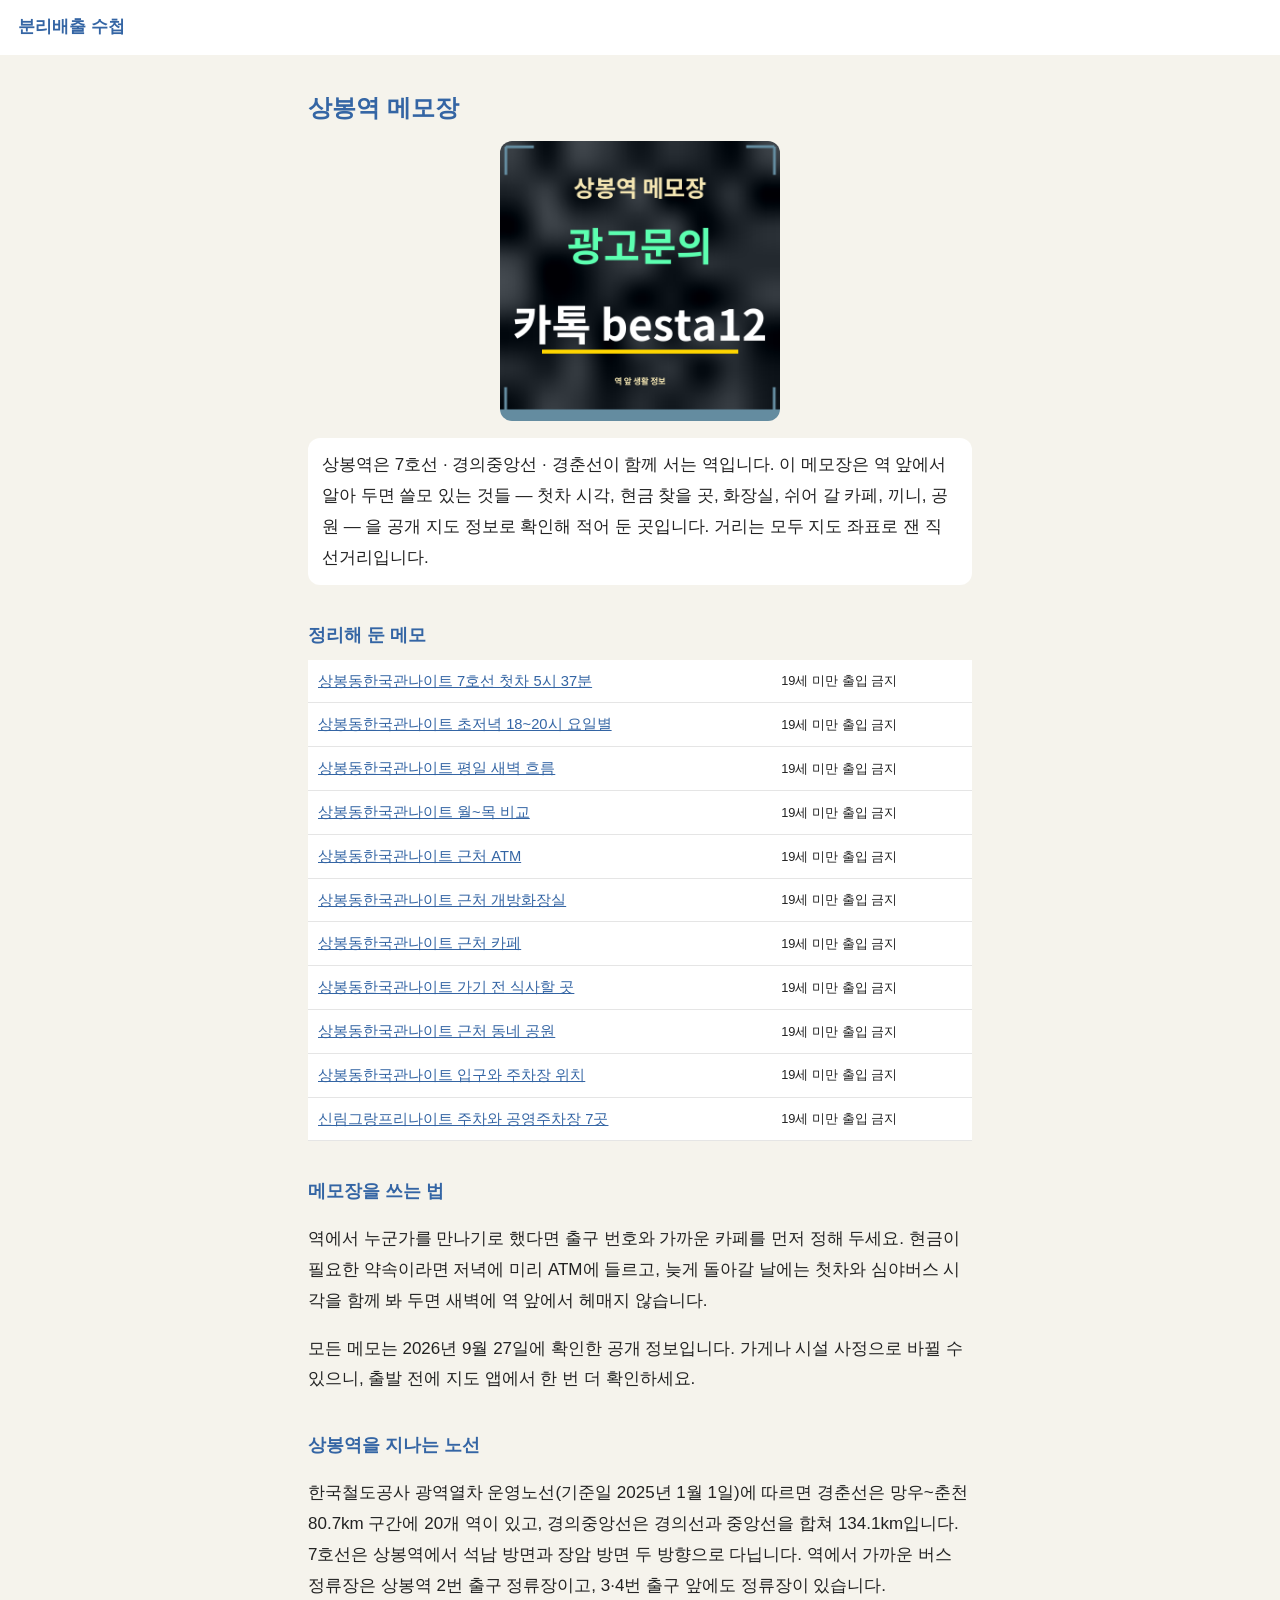
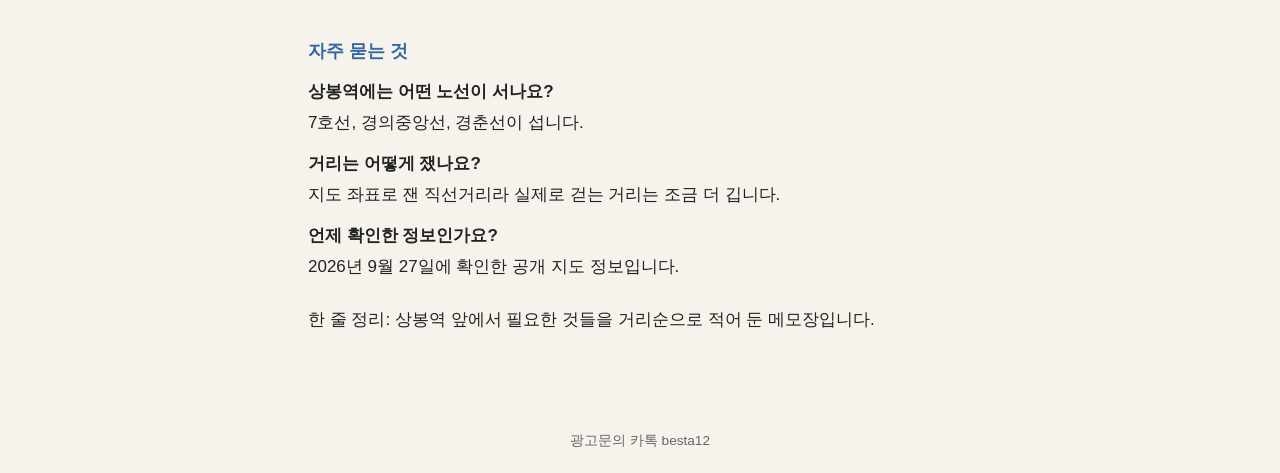
<file: sangbong-station-notes/index.html>
<!doctype html>
<html lang="ko">
<head>
<meta charset="UTF-8" />
<meta name="viewport" content="width=device-width, initial-scale=1.0" />
<title>상봉역 메모장 — 역 앞에서 쓸모 있는 생활 정보 모음</title>
<meta name="description" content="상봉역 앞에서 알아 두면 쓸모 있는 생활 정보를 모았습니다. 첫차, ATM, 개방화장실, 카페, 식사할 곳, 공원 위치를 공개 지도 정보로 확인해 정리합니다." />
<meta name="robots" content="index, follow, max-image-preview:large" />
<link rel="canonical" href="https://x.nolcool.com/sangbong-station-notes/" />
<meta property="og:type" content="article" />
<meta property="og:site_name" content="분리배출 수첩" />
<meta property="og:title" content="상봉역 메모장 — 역 앞에서 쓸모 있는 생활 정보 모음" />
<meta property="og:description" content="상봉역 앞에서 알아 두면 쓸모 있는 생활 정보를 모았습니다. 첫차, ATM, 개방화장실, 카페, 식사할 곳, 공원 위치를 공개 지도 정보로 확인해 정리합니다." />
<meta property="og:url" content="https://x.nolcool.com/sangbong-station-notes/" />
<meta property="og:image" content="https://x.nolcool.com/sangbong-station-notes/card-855a81ea.png" />
<meta property="og:image:width" content="1200" />
<meta property="og:image:height" content="1200" />
<meta property="og:image:alt" content="상봉역 메모장 광고문의 카톡 besta12" />
<meta name="twitter:card" content="summary_large_image" />
<meta name="twitter:image" content="https://x.nolcool.com/sangbong-station-notes/card-855a81ea.png" />
<link rel="icon" type="image/svg+xml" href="/favicon.svg" />
<script type="application/ld+json">
{"@context": "https://schema.org", "@type": "WebPage", "name": "상봉역 메모장 — 역 앞에서 쓸모 있는 생활 정보 모음", "url": "https://x.nolcool.com/sangbong-station-notes/", "image": "https://x.nolcool.com/sangbong-station-notes/card-855a81ea.png", "inLanguage": "ko-KR", "dateModified": "2026-09-27"}
</script>
<script type="application/ld+json">
{"@context": "https://schema.org", "@type": "FAQPage", "mainEntity": [{"@type": "Question", "name": "상봉역에는 어떤 노선이 서나요?", "acceptedAnswer": {"@type": "Answer", "text": "7호선, 경의중앙선, 경춘선이 섭니다."}}, {"@type": "Question", "name": "거리는 어떻게 쟀나요?", "acceptedAnswer": {"@type": "Answer", "text": "지도 좌표로 잰 직선거리라 실제로 걷는 거리는 조금 더 깁니다."}}, {"@type": "Question", "name": "언제 확인한 정보인가요?", "acceptedAnswer": {"@type": "Answer", "text": "2026년 9월 27일에 확인한 공개 지도 정보입니다."}}]}
</script>
<script type="application/ld+json">
{"@context": "https://schema.org", "@type": "BreadcrumbList", "itemListElement": [{"@type": "ListItem", "position": 1, "name": "분리배출 수첩", "item": "https://x.nolcool.com/"}, {"@type": "ListItem", "position": 2, "name": "상봉역 메모장", "item": "https://x.nolcool.com/sangbong-station-notes/"}]}
</script>
<style>
:root{--tn-a:#3465a4;--tn-b:#f5f3ec}*{box-sizing:border-box}body{margin:0;background:var(--tn-b);color:#222;font-family:"Pretendard","Malgun Gothic",sans-serif;line-height:1.82;font-size:17px}.tn-h{padding:12px 18px;font-weight:800;background:#fff}.tn-h a{color:var(--tn-a);text-decoration:none}.tn-m{max-width:700px;margin:0 auto;padding:20px 18px 56px}.tn-m h1{font-size:1.5rem;line-height:1.4;color:var(--tn-a)}.tn-g{font-size:.8rem;color:#9b1c1c;font-weight:700}.tn-i{display:block;width:100%;max-width:280px;height:auto;aspect-ratio:1/1;margin:14px auto;border-radius:12px}.tn-k{background:#fff;padding:12px 14px;border-radius:12px}.tn-m h2{font-size:1.1rem;margin:1.9em 0 .5em;color:var(--tn-a)}.tn-t{width:100%;border-collapse:collapse;background:#fff;font-size:.92rem}.tn-t th,.tn-t td{padding:8px 10px;border-bottom:1px solid #e5e5e5;text-align:left}.tn-t th{background:#eaf0f8}.tn-t td:last-child{white-space:nowrap;font-size:.8rem}.tn-q{margin:10px 0}.tn-e{margin-top:22px}.tn-m a{color:var(--tn-a)}.tn-f{text-align:center;font-size:.85rem;color:#666;padding:20px 16px}
</style>
</head>
<header class="tn-h"><a href="/">분리배출 수첩</a></header>
<main class="tn-m">
<h1>상봉역 메모장</h1>
<img class="tn-i" src="card-855a81ea.png" width="1200" height="1200" alt="상봉역 메모장 광고문의 카톡 besta12" />
<p class="tn-k">상봉역은 7호선 · 경의중앙선 · 경춘선이 함께 서는 역입니다. 이 메모장은 역 앞에서 알아 두면 쓸모 있는 것들 — 첫차 시각, 현금 찾을 곳, 화장실, 쉬어 갈 카페, 끼니, 공원 — 을 공개 지도 정보로 확인해 적어 둔 곳입니다. 거리는 모두 지도 좌표로 잰 직선거리입니다.</p>
<h2>정리해 둔 메모</h2>
<table class="tn-t"><tbody>
<tr><td><a href="/sangbong-hangukgwan-night/">상봉동한국관나이트 7호선 첫차 5시 37분</a></td><td>19세 미만 출입 금지</td></tr>
<tr><td><a href="/sangbong-hangukgwan-night-2/">상봉동한국관나이트 초저녁 18~20시 요일별</a></td><td>19세 미만 출입 금지</td></tr>
<tr><td><a href="/sangbong-hangukgwan-night-3/">상봉동한국관나이트 평일 새벽 흐름</a></td><td>19세 미만 출입 금지</td></tr>
<tr><td><a href="/sangbong-hangukgwan-night-4/">상봉동한국관나이트 월~목 비교</a></td><td>19세 미만 출입 금지</td></tr>
<tr><td><a href="/sangbong-hangukgwan-night-5/">상봉동한국관나이트 근처 ATM</a></td><td>19세 미만 출입 금지</td></tr>
<tr><td><a href="/sangbong-hangukgwan-night-6/">상봉동한국관나이트 근처 개방화장실</a></td><td>19세 미만 출입 금지</td></tr>
<tr><td><a href="/sangbong-hangukgwan-night-7/">상봉동한국관나이트 근처 카페</a></td><td>19세 미만 출입 금지</td></tr>
<tr><td><a href="/sangbong-hangukgwan-night-8/">상봉동한국관나이트 가기 전 식사할 곳</a></td><td>19세 미만 출입 금지</td></tr>
<tr><td><a href="/sangbong-hangukgwan-night-9/">상봉동한국관나이트 근처 동네 공원</a></td><td>19세 미만 출입 금지</td></tr>
<tr><td><a href="/sangbong-hangukgwan-night-10/">상봉동한국관나이트 입구와 주차장 위치</a></td><td>19세 미만 출입 금지</td></tr>
<tr><td><a href="/sillim-grandprix-night-2/">신림그랑프리나이트 주차와 공영주차장 7곳</a></td><td>19세 미만 출입 금지</td></tr>
</tbody></table>
<h2>메모장을 쓰는 법</h2>
<p>역에서 누군가를 만나기로 했다면 출구 번호와 가까운 카페를 먼저 정해 두세요. 현금이 필요한 약속이라면 저녁에 미리 ATM에 들르고, 늦게 돌아갈 날에는 첫차와 심야버스 시각을 함께 봐 두면 새벽에 역 앞에서 헤매지 않습니다.</p>
<p>모든 메모는 2026년 9월 27일에 확인한 공개 정보입니다. 가게나 시설 사정으로 바뀔 수 있으니, 출발 전에 지도 앱에서 한 번 더 확인하세요.</p>
<h2>상봉역을 지나는 노선</h2>
<p>한국철도공사 광역열차 운영노선(기준일 2025년 1월 1일)에 따르면 경춘선은 망우~춘천 80.7km 구간에 20개 역이 있고, 경의중앙선은 경의선과 중앙선을 합쳐 134.1km입니다. 7호선은 상봉역에서 석남 방면과 장암 방면 두 방향으로 다닙니다. 역에서 가까운 버스 정류장은 상봉역 2번 출구 정류장이고, 3·4번 출구 앞에도 정류장이 있습니다.</p>
<h2>자주 묻는 것</h2>
<div class="tn-q"><b>상봉역에는 어떤 노선이 서나요?</b><br>7호선, 경의중앙선, 경춘선이 섭니다.</div>
<div class="tn-q"><b>거리는 어떻게 쟀나요?</b><br>지도 좌표로 잰 직선거리라 실제로 걷는 거리는 조금 더 깁니다.</div>
<div class="tn-q"><b>언제 확인한 정보인가요?</b><br>2026년 9월 27일에 확인한 공개 지도 정보입니다.</div>

<p class="tn-e">한 줄 정리: 상봉역 앞에서 필요한 것들을 거리순으로 적어 둔 메모장입니다.</p>
</main>
<footer class="tn-f">광고문의 카톡 besta12</footer>
</html>
</file>
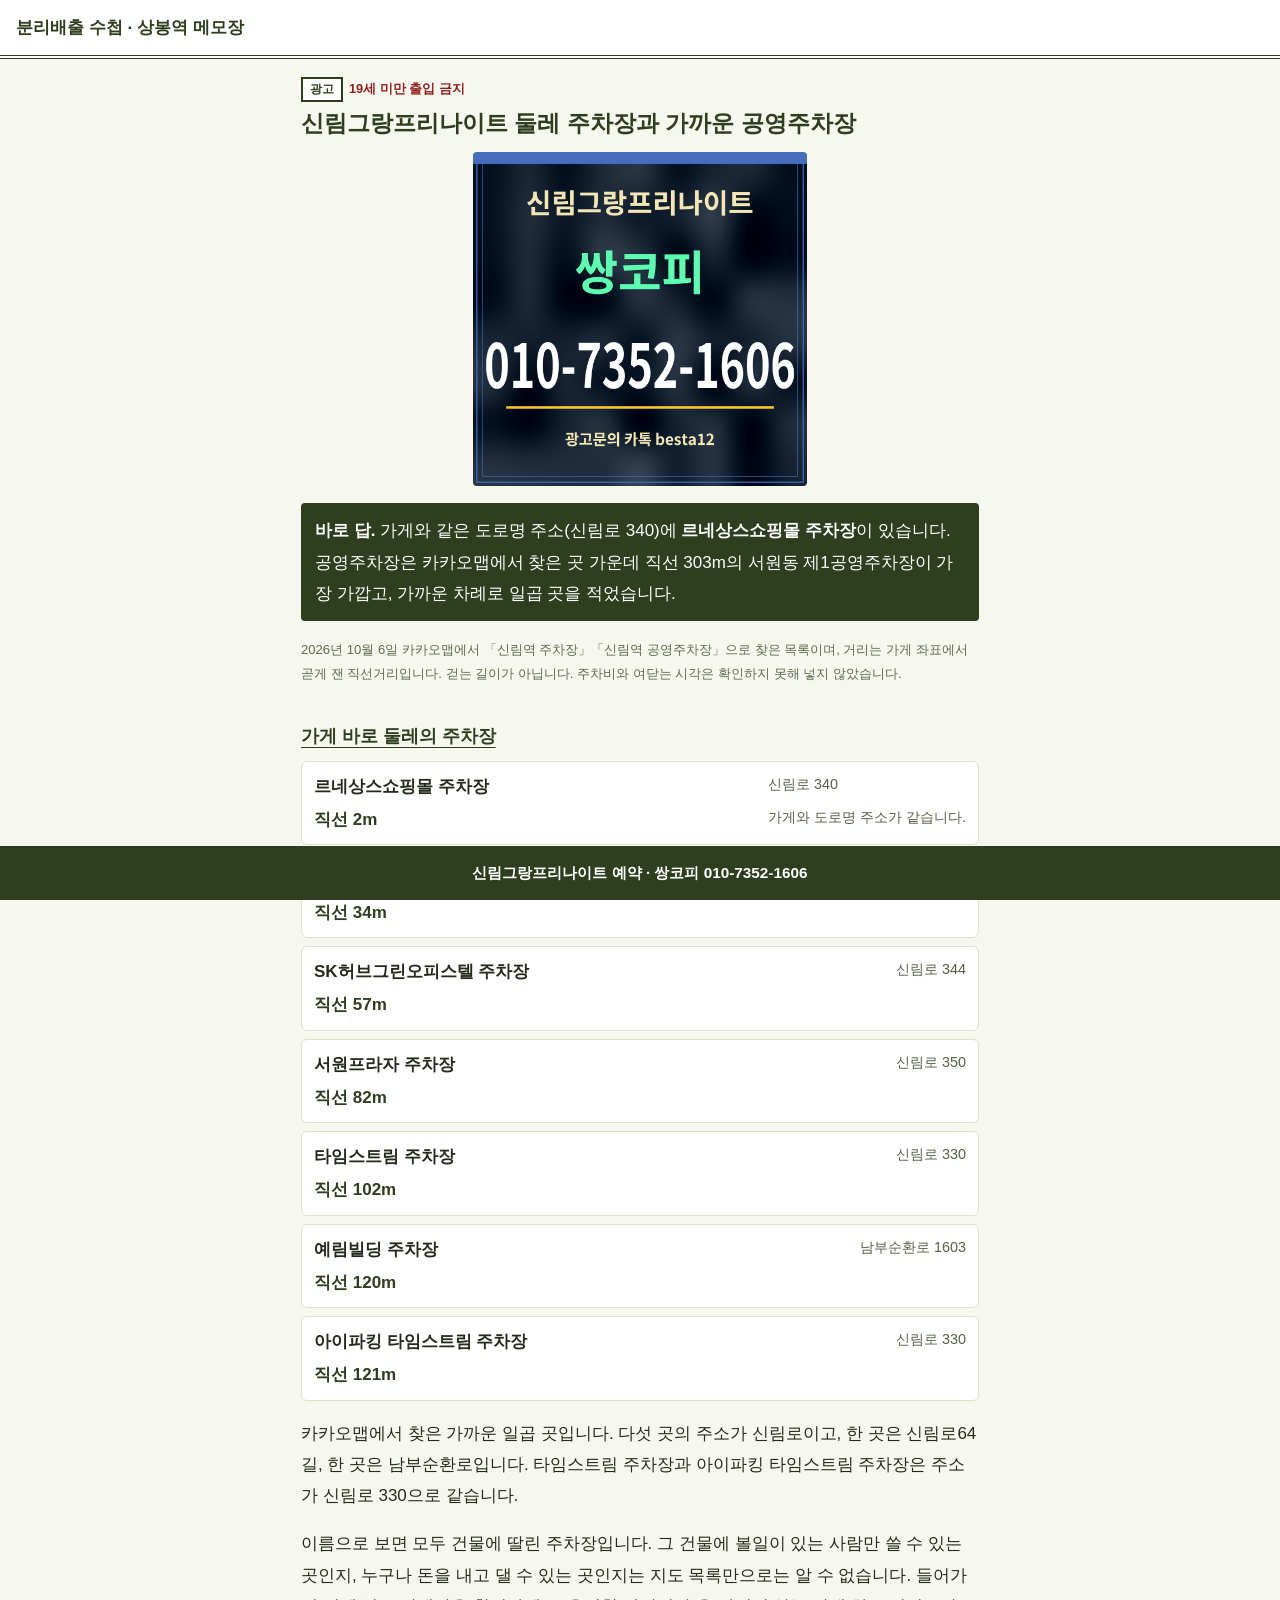
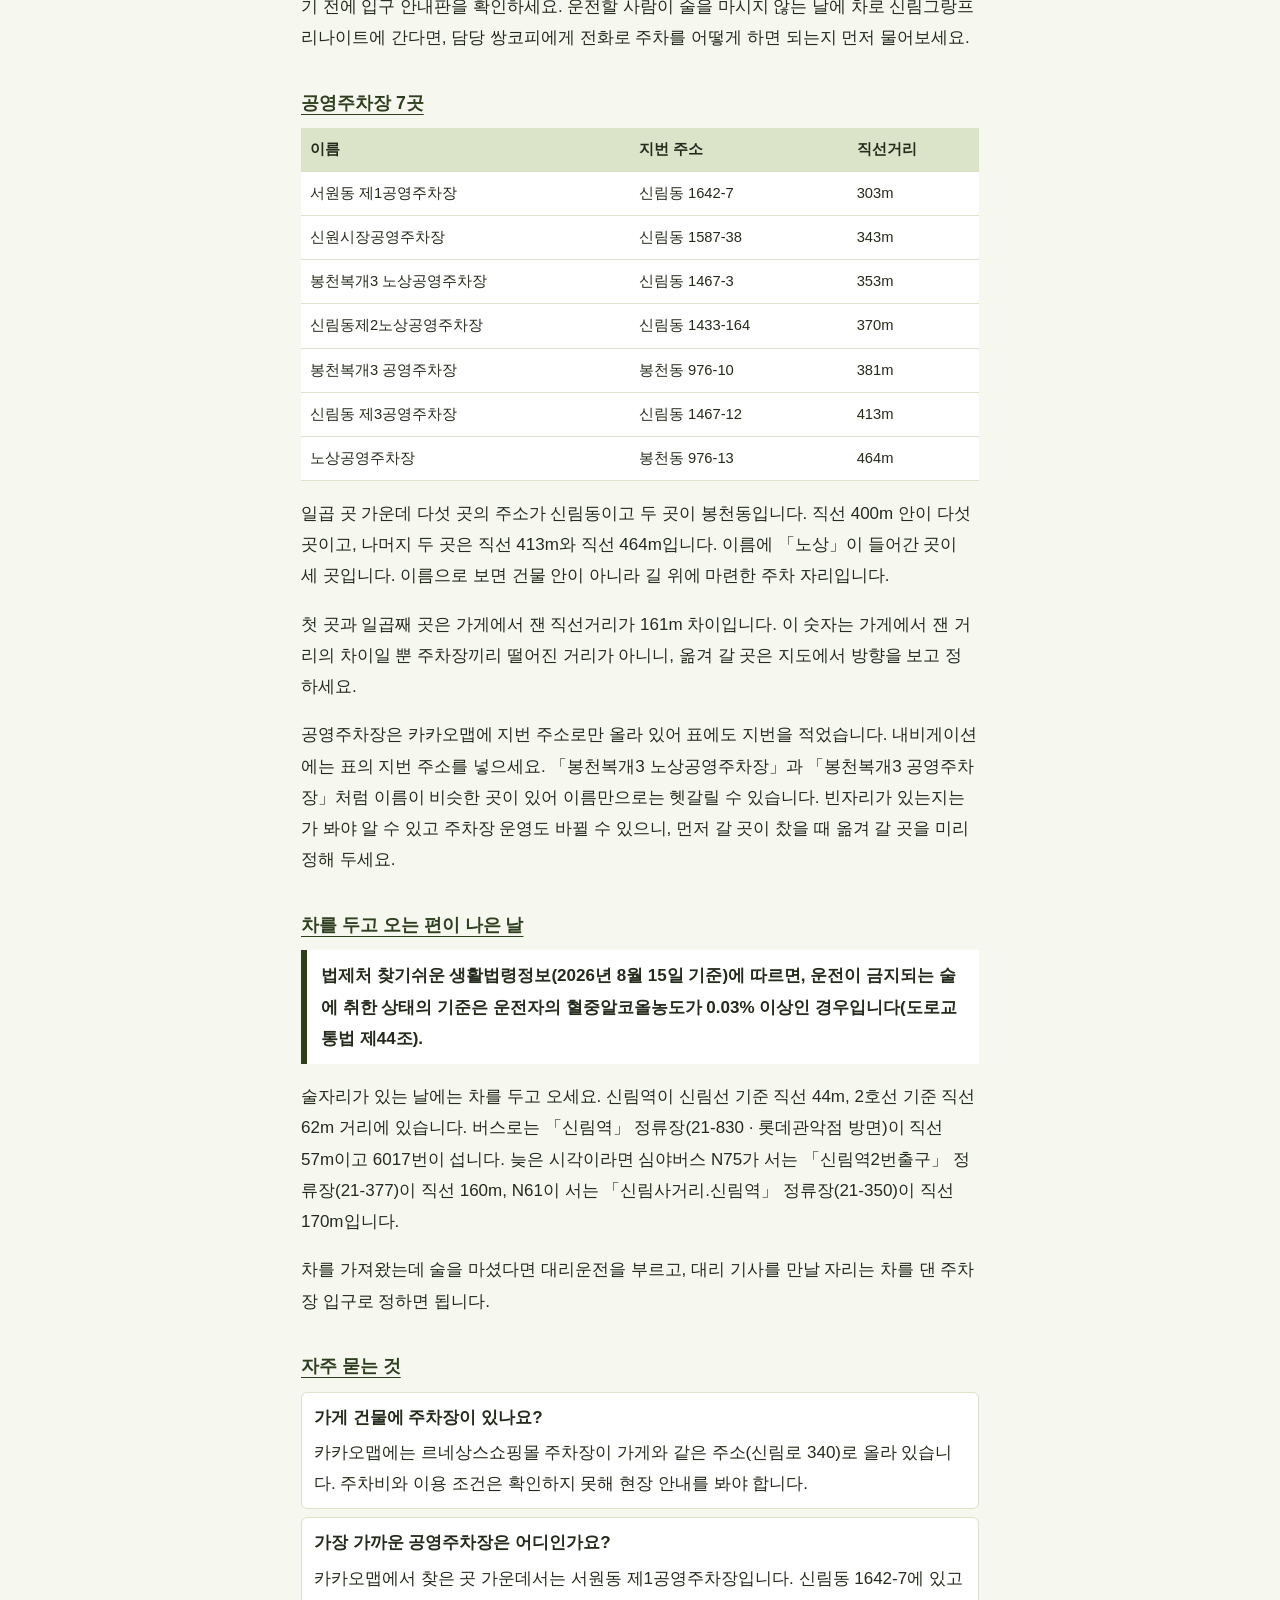
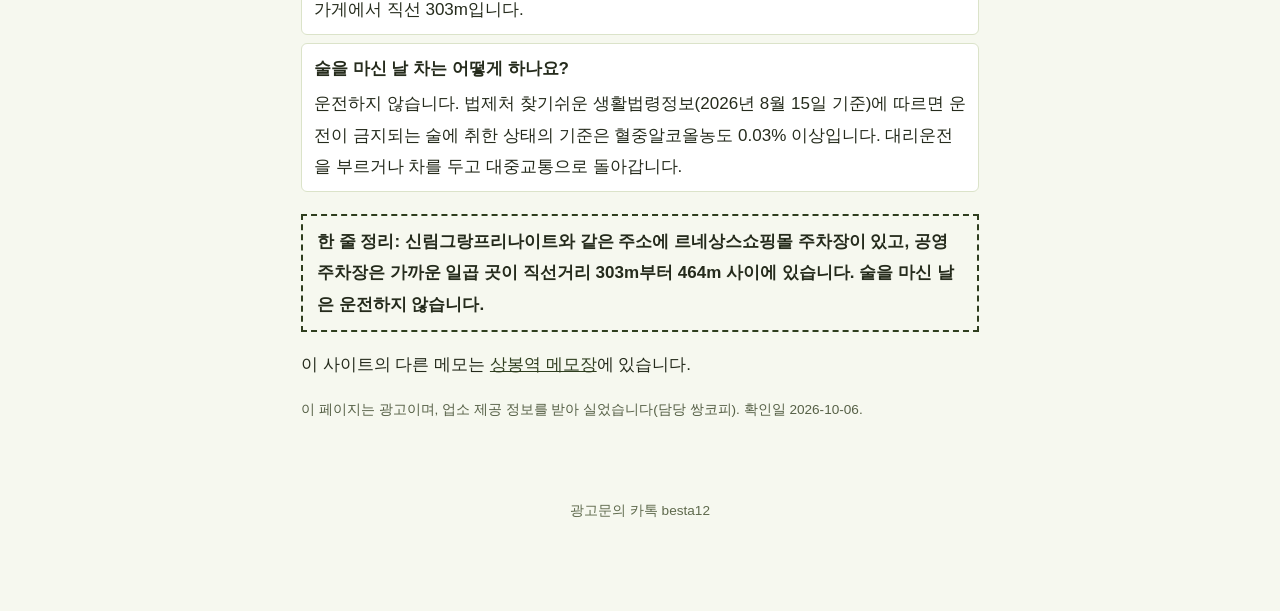
<file: sillim-grandprix-night-2/index.html>
<!doctype html>
<html lang="ko">
<head>
<meta charset="UTF-8" />
<meta name="viewport" content="width=device-width, initial-scale=1.0" />
<title>신림그랑프리나이트 주차, 관악구 공영주차장 7곳</title>
<meta name="description" content="신림그랑프리나이트와 같은 주소에 르네상스쇼핑몰 주차장이 있습니다. 직선 303m부터 464m 사이의 가까운 공영주차장 일곱 곳도 적었습니다." />
<meta name="robots" content="index, follow, max-image-preview:large" />
<link rel="canonical" href="https://x.nolcool.com/sillim-grandprix-night-2/" />
<meta property="og:type" content="article" />
<meta property="og:site_name" content="분리배출 수첩" />
<meta property="og:title" content="신림그랑프리나이트 주차, 관악구 공영주차장 7곳" />
<meta property="og:description" content="신림그랑프리나이트와 같은 주소에 르네상스쇼핑몰 주차장이 있습니다. 직선 303m부터 464m 사이의 가까운 공영주차장 일곱 곳도 적었습니다." />
<meta property="og:url" content="https://x.nolcool.com/sillim-grandprix-night-2/" />
<meta property="og:image" content="https://x.nolcool.com/sillim-grandprix-night-2/sillim-grandprix-night-3e872ad9.png" />
<meta property="og:image:type" content="image/png" />
<meta property="og:image:width" content="1200" />
<meta property="og:image:height" content="1200" />
<meta property="og:image:alt" content="신림그랑프리나이트 쌍코피 010-7352-1606 광고문의 카톡 besta12" />
<meta name="twitter:card" content="summary_large_image" />
<meta name="twitter:image" content="https://x.nolcool.com/sillim-grandprix-night-2/sillim-grandprix-night-3e872ad9.png" />
<link rel="icon" type="image/svg+xml" href="/favicon.svg" />
<script type="application/ld+json">
{"@context":"https://schema.org","@type":"NightClub","name":"신림그랑프리나이트","telephone":"+82-10-7352-1606","image":"https://x.nolcool.com/sillim-grandprix-night-2/sillim-grandprix-night-3e872ad9.png","url":"https://x.nolcool.com/sillim-grandprix-night-2/","address":{"@type":"PostalAddress","streetAddress":"서울 관악구 신림로 340","addressLocality":"서울 관악구","addressRegion":"서울","postalCode":"08754","addressCountry":"KR"}}
</script>
<script type="application/ld+json">
{"@context":"https://schema.org","@type":"WebPage","name":"신림그랑프리나이트 주차, 관악구 공영주차장 7곳","url":"https://x.nolcool.com/sillim-grandprix-night-2/","image":"https://x.nolcool.com/sillim-grandprix-night-2/sillim-grandprix-night-3e872ad9.png","inLanguage":"ko-KR","datePublished":"2026-10-06","dateModified":"2026-10-06"}
</script>
<script type="application/ld+json">
{"@context":"https://schema.org","@type":"FAQPage","mainEntity":[{"@type":"Question","name":"가게 건물에 주차장이 있나요?","acceptedAnswer":{"@type":"Answer","text":"카카오맵에는 르네상스쇼핑몰 주차장이 가게와 같은 주소(신림로 340)로 올라 있습니다. 주차비와 이용 조건은 확인하지 못해 현장 안내를 봐야 합니다."}},{"@type":"Question","name":"가장 가까운 공영주차장은 어디인가요?","acceptedAnswer":{"@type":"Answer","text":"카카오맵에서 찾은 곳 가운데서는 서원동 제1공영주차장입니다. 신림동 1642-7에 있고 가게에서 직선 303m입니다."}},{"@type":"Question","name":"술을 마신 날 차는 어떻게 하나요?","acceptedAnswer":{"@type":"Answer","text":"운전하지 않습니다. 법제처 찾기쉬운 생활법령정보(2026년 8월 15일 기준)에 따르면 운전이 금지되는 술에 취한 상태의 기준은 혈중알코올농도 0.03% 이상입니다. 대리운전을 부르거나 차를 두고 대중교통으로 돌아갑니다."}}]}
</script>
<script type="application/ld+json">
{"@context":"https://schema.org","@type":"BreadcrumbList","itemListElement":[{"@type":"ListItem","position":1,"name":"분리배출 수첩","item":"https://x.nolcool.com/"},{"@type":"ListItem","position":2,"name":"상봉역 메모장","item":"https://x.nolcool.com/sangbong-station-notes/"},{"@type":"ListItem","position":3,"name":"신림그랑프리나이트 주차","item":"https://x.nolcool.com/sillim-grandprix-night-2/"}]}
</script>
<style>
:root{--vx-c:#2f3e1f;--vx-b:#f6f8ef;--vx-l:#dbe3c9}*{box-sizing:border-box}body{margin:0;background:var(--vx-b);color:#252b1c;font-family:"Pretendard","Malgun Gothic",sans-serif;line-height:1.84;font-size:17px;padding-bottom:70px}.vx-hd{padding:12px 16px;font-weight:800;background:#fff;border-bottom:4px double var(--vx-c)}.vx-hd a{color:var(--vx-c);text-decoration:none}.vx-main{max-width:710px;margin:0 auto;padding:18px 16px 44px}.vx-age{font-size:.8rem;color:#952020;font-weight:700;margin:0 0 2px}.vx-adk{display:inline-block;background:#fff;border:2px solid var(--vx-c);color:var(--vx-c);font-size:.72rem;font-weight:800;padding:0 7px;margin-right:6px}.vx-h1{font-size:1.46rem;line-height:1.42;color:var(--vx-c);margin:.2em 0 .4em}.vx-im{display:block;width:100%;max-width:334px;height:auto;aspect-ratio:1/1;margin:12px auto 16px;border-radius:4px}.vx-lead{background:var(--vx-c);color:#fff;padding:12px 14px;border-radius:4px}.vx-memo{font-size:.82rem;color:#5f6a4d}.vx-part{font-size:1.1rem;margin:1.9em 0 .5em;color:var(--vx-c);text-decoration:underline;text-underline-offset:5px}.vx-cards{list-style:none;padding:0;margin:0;display:grid;gap:8px}.vx-card{background:#fff;border:1px solid var(--vx-l);border-radius:6px;padding:9px 12px;display:grid;grid-template-columns:1fr auto;gap:2px 10px}.vx-cn{font-weight:800}.vx-cm{font-weight:800;color:var(--vx-c)}.vx-ca,.vx-cx{font-size:.9rem;color:#566046}.vx-pub{width:100%;border-collapse:collapse;background:#fff;font-size:.92rem}.vx-pub th,.vx-pub td{padding:8px 9px;border-bottom:1px solid var(--vx-l);text-align:left}.vx-ph{background:var(--vx-l)}.vx-law{margin:0;padding:10px 14px;border-left:6px solid var(--vx-c);background:#fff;font-weight:700}.vx-faq{list-style:none;padding:0;margin:0}.vx-fi{background:#fff;border:1px solid var(--vx-l);border-radius:6px;padding:9px 12px;margin:8px 0}.vx-fq{display:block}.vx-fa{display:block;margin-top:4px}.vx-wrap{border:2px dashed var(--vx-c);padding:10px 14px;margin-top:22px;font-weight:700}.vx-hl{color:var(--vx-c)}.vx-rel{font-size:.85rem;color:#566046;margin-top:14px}.vx-ft{text-align:center;font-size:.85rem;color:#5f6a4d;padding:18px 16px}.vx-ring{position:fixed;left:0;right:0;bottom:0;background:var(--vx-c);color:#fff;text-align:center;padding:13px 8px;font-weight:800;font-size:clamp(12px,3.9vw,15.3px);white-space:nowrap;text-decoration:none;z-index:9}
</style>
</head>
<body>
<header class="vx-hd"><a href="/">분리배출 수첩</a> · <a href="/sangbong-station-notes/">상봉역 메모장</a></header>
<main class="vx-main"><article>
<p class="vx-age"><span class="vx-adk">광고</span>19세 미만 출입 금지</p>
<h1 class="vx-h1">신림그랑프리나이트 둘레 주차장과 가까운 공영주차장</h1>
<img class="vx-im" src="sillim-grandprix-night-3e872ad9.png" width="1200" height="1200" alt="신림그랑프리나이트 쌍코피 010-7352-1606 광고문의 카톡 besta12" />

<p class="vx-lead"><b class="vx-lb">바로 답.</b> 가게와 같은 도로명 주소(신림로 340)에 <b class="vx-lb">르네상스쇼핑몰 주차장</b>이 있습니다. 공영주차장은 카카오맵에서 찾은 곳 가운데 직선 303m의 서원동 제1공영주차장이 가장 가깝고, 가까운 차례로 일곱 곳을 적었습니다.</p>
<p class="vx-memo">2026년 10월 6일 카카오맵에서 「신림역 주차장」「신림역 공영주차장」으로 찾은 목록이며, 거리는 가게 좌표에서 곧게 잰 직선거리입니다. 걷는 길이가 아닙니다. 주차비와 여닫는 시각은 확인하지 못해 넣지 않았습니다.</p>
<h2 class="vx-part">가게 바로 둘레의 주차장</h2>
<ul class="vx-cards">
<li class="vx-card"><span class="vx-cn">르네상스쇼핑몰 주차장</span><span class="vx-ca">신림로 340</span><span class="vx-cm">직선 2m</span><span class="vx-cx">가게와 도로명 주소가 같습니다.</span></li>
<li class="vx-card"><span class="vx-cn">호텔르네상스 주차장</span><span class="vx-ca">신림로64길 12</span><span class="vx-cm">직선 34m</span></li>
<li class="vx-card"><span class="vx-cn">SK허브그린오피스텔 주차장</span><span class="vx-ca">신림로 344</span><span class="vx-cm">직선 57m</span></li>
<li class="vx-card"><span class="vx-cn">서원프라자 주차장</span><span class="vx-ca">신림로 350</span><span class="vx-cm">직선 82m</span></li>
<li class="vx-card"><span class="vx-cn">타임스트림 주차장</span><span class="vx-ca">신림로 330</span><span class="vx-cm">직선 102m</span></li>
<li class="vx-card"><span class="vx-cn">예림빌딩 주차장</span><span class="vx-ca">남부순환로 1603</span><span class="vx-cm">직선 120m</span></li>
<li class="vx-card"><span class="vx-cn">아이파킹 타임스트림 주차장</span><span class="vx-ca">신림로 330</span><span class="vx-cm">직선 121m</span></li>
</ul>
<p class="vx-body">카카오맵에서 찾은 가까운 일곱 곳입니다. 다섯 곳의 주소가 신림로이고, 한 곳은 신림로64길, 한 곳은 남부순환로입니다. 타임스트림 주차장과 아이파킹 타임스트림 주차장은 주소가 신림로 330으로 같습니다.</p>
<p class="vx-body">이름으로 보면 모두 건물에 딸린 주차장입니다. 그 건물에 볼일이 있는 사람만 쓸 수 있는 곳인지, 누구나 돈을 내고 댈 수 있는 곳인지는 지도 목록만으로는 알 수 없습니다. 들어가기 전에 입구 안내판을 확인하세요. 운전할 사람이 술을 마시지 않는 날에 차로 신림그랑프리나이트에 간다면, 담당 쌍코피에게 전화로 주차를 어떻게 하면 되는지 먼저 물어보세요.</p>
<h2 class="vx-part">공영주차장 7곳</h2>
<table class="vx-pub"><thead class="vx-ph"><tr class="vx-pr"><th class="vx-p1">이름</th><th class="vx-p2">지번 주소</th><th class="vx-p3">직선거리</th></tr></thead><tbody class="vx-pb">
<tr class="vx-pr"><td class="vx-p1">서원동 제1공영주차장</td><td class="vx-p2">신림동 1642-7</td><td class="vx-p3">303m</td></tr>
<tr class="vx-pr"><td class="vx-p1">신원시장공영주차장</td><td class="vx-p2">신림동 1587-38</td><td class="vx-p3">343m</td></tr>
<tr class="vx-pr"><td class="vx-p1">봉천복개3 노상공영주차장</td><td class="vx-p2">신림동 1467-3</td><td class="vx-p3">353m</td></tr>
<tr class="vx-pr"><td class="vx-p1">신림동제2노상공영주차장</td><td class="vx-p2">신림동 1433-164</td><td class="vx-p3">370m</td></tr>
<tr class="vx-pr"><td class="vx-p1">봉천복개3 공영주차장</td><td class="vx-p2">봉천동 976-10</td><td class="vx-p3">381m</td></tr>
<tr class="vx-pr"><td class="vx-p1">신림동 제3공영주차장</td><td class="vx-p2">신림동 1467-12</td><td class="vx-p3">413m</td></tr>
<tr class="vx-pr"><td class="vx-p1">노상공영주차장</td><td class="vx-p2">봉천동 976-13</td><td class="vx-p3">464m</td></tr>
</tbody></table>
<p class="vx-body">일곱 곳 가운데 다섯 곳의 주소가 신림동이고 두 곳이 봉천동입니다. 직선 400m 안이 다섯 곳이고, 나머지 두 곳은 직선 413m와 직선 464m입니다. 이름에 「노상」이 들어간 곳이 세 곳입니다. 이름으로 보면 건물 안이 아니라 길 위에 마련한 주차 자리입니다.</p>
<p class="vx-body">첫 곳과 일곱째 곳은 가게에서 잰 직선거리가 161m 차이입니다. 이 숫자는 가게에서 잰 거리의 차이일 뿐 주차장끼리 떨어진 거리가 아니니, 옮겨 갈 곳은 지도에서 방향을 보고 정하세요.</p>
<p class="vx-body">공영주차장은 카카오맵에 지번 주소로만 올라 있어 표에도 지번을 적었습니다. 내비게이션에는 표의 지번 주소를 넣으세요. 「봉천복개3 노상공영주차장」과 「봉천복개3 공영주차장」처럼 이름이 비슷한 곳이 있어 이름만으로는 헷갈릴 수 있습니다. 빈자리가 있는지는 가 봐야 알 수 있고 주차장 운영도 바뀔 수 있으니, 먼저 갈 곳이 찼을 때 옮겨 갈 곳을 미리 정해 두세요.</p>
<h2 class="vx-part">차를 두고 오는 편이 나은 날</h2>
<blockquote class="vx-law">법제처 찾기쉬운 생활법령정보(2026년 8월 15일 기준)에 따르면, 운전이 금지되는 술에 취한 상태의 기준은 운전자의 혈중알코올농도가 0.03% 이상인 경우입니다(도로교통법 제44조).</blockquote>
<p class="vx-body">술자리가 있는 날에는 차를 두고 오세요. 신림역이 신림선 기준 직선 44m, 2호선 기준 직선 62m 거리에 있습니다. 버스로는 「신림역」 정류장(21-830 · 롯데관악점 방면)이 직선 57m이고 6017번이 섭니다. 늦은 시각이라면 심야버스 N75가 서는 「신림역2번출구」 정류장(21-377)이 직선 160m, N61이 서는 「신림사거리.신림역」 정류장(21-350)이 직선 170m입니다.</p>
<p class="vx-body">차를 가져왔는데 술을 마셨다면 대리운전을 부르고, 대리 기사를 만날 자리는 차를 댄 주차장 입구로 정하면 됩니다.</p>
<h2 class="vx-part">자주 묻는 것</h2>
<ul class="vx-faq">
<li class="vx-fi"><strong class="vx-fq">가게 건물에 주차장이 있나요?</strong><span class="vx-fa">카카오맵에는 르네상스쇼핑몰 주차장이 가게와 같은 주소(신림로 340)로 올라 있습니다. 주차비와 이용 조건은 확인하지 못해 현장 안내를 봐야 합니다.</span></li>
<li class="vx-fi"><strong class="vx-fq">가장 가까운 공영주차장은 어디인가요?</strong><span class="vx-fa">카카오맵에서 찾은 곳 가운데서는 서원동 제1공영주차장입니다. 신림동 1642-7에 있고 가게에서 직선 303m입니다.</span></li>
<li class="vx-fi"><strong class="vx-fq">술을 마신 날 차는 어떻게 하나요?</strong><span class="vx-fa">운전하지 않습니다. 법제처 찾기쉬운 생활법령정보(2026년 8월 15일 기준)에 따르면 운전이 금지되는 술에 취한 상태의 기준은 혈중알코올농도 0.03% 이상입니다. 대리운전을 부르거나 차를 두고 대중교통으로 돌아갑니다.</span></li>
</ul>
<p class="vx-wrap">한 줄 정리: 신림그랑프리나이트와 같은 주소에 르네상스쇼핑몰 주차장이 있고, 공영주차장은 가까운 일곱 곳이 직선거리 303m부터 464m 사이에 있습니다. 술을 마신 날은 운전하지 않습니다.</p>
<p class="vx-hub">이 사이트의 다른 메모는 <a class="vx-hl" href="/sangbong-station-notes/">상봉역 메모장</a>에 있습니다.</p>
<p class="vx-rel">이 페이지는 광고이며, 업소 제공 정보를 받아 실었습니다(담당 쌍코피). 확인일 2026-10-06.</p>
</article></main>
<footer class="vx-ft">광고문의 카톡 besta12</footer>
<a class="vx-ring" href="tel:01073521606">신림그랑프리나이트 예약 · 쌍코피 010-7352-1606</a>
</body>
</html>
</file>
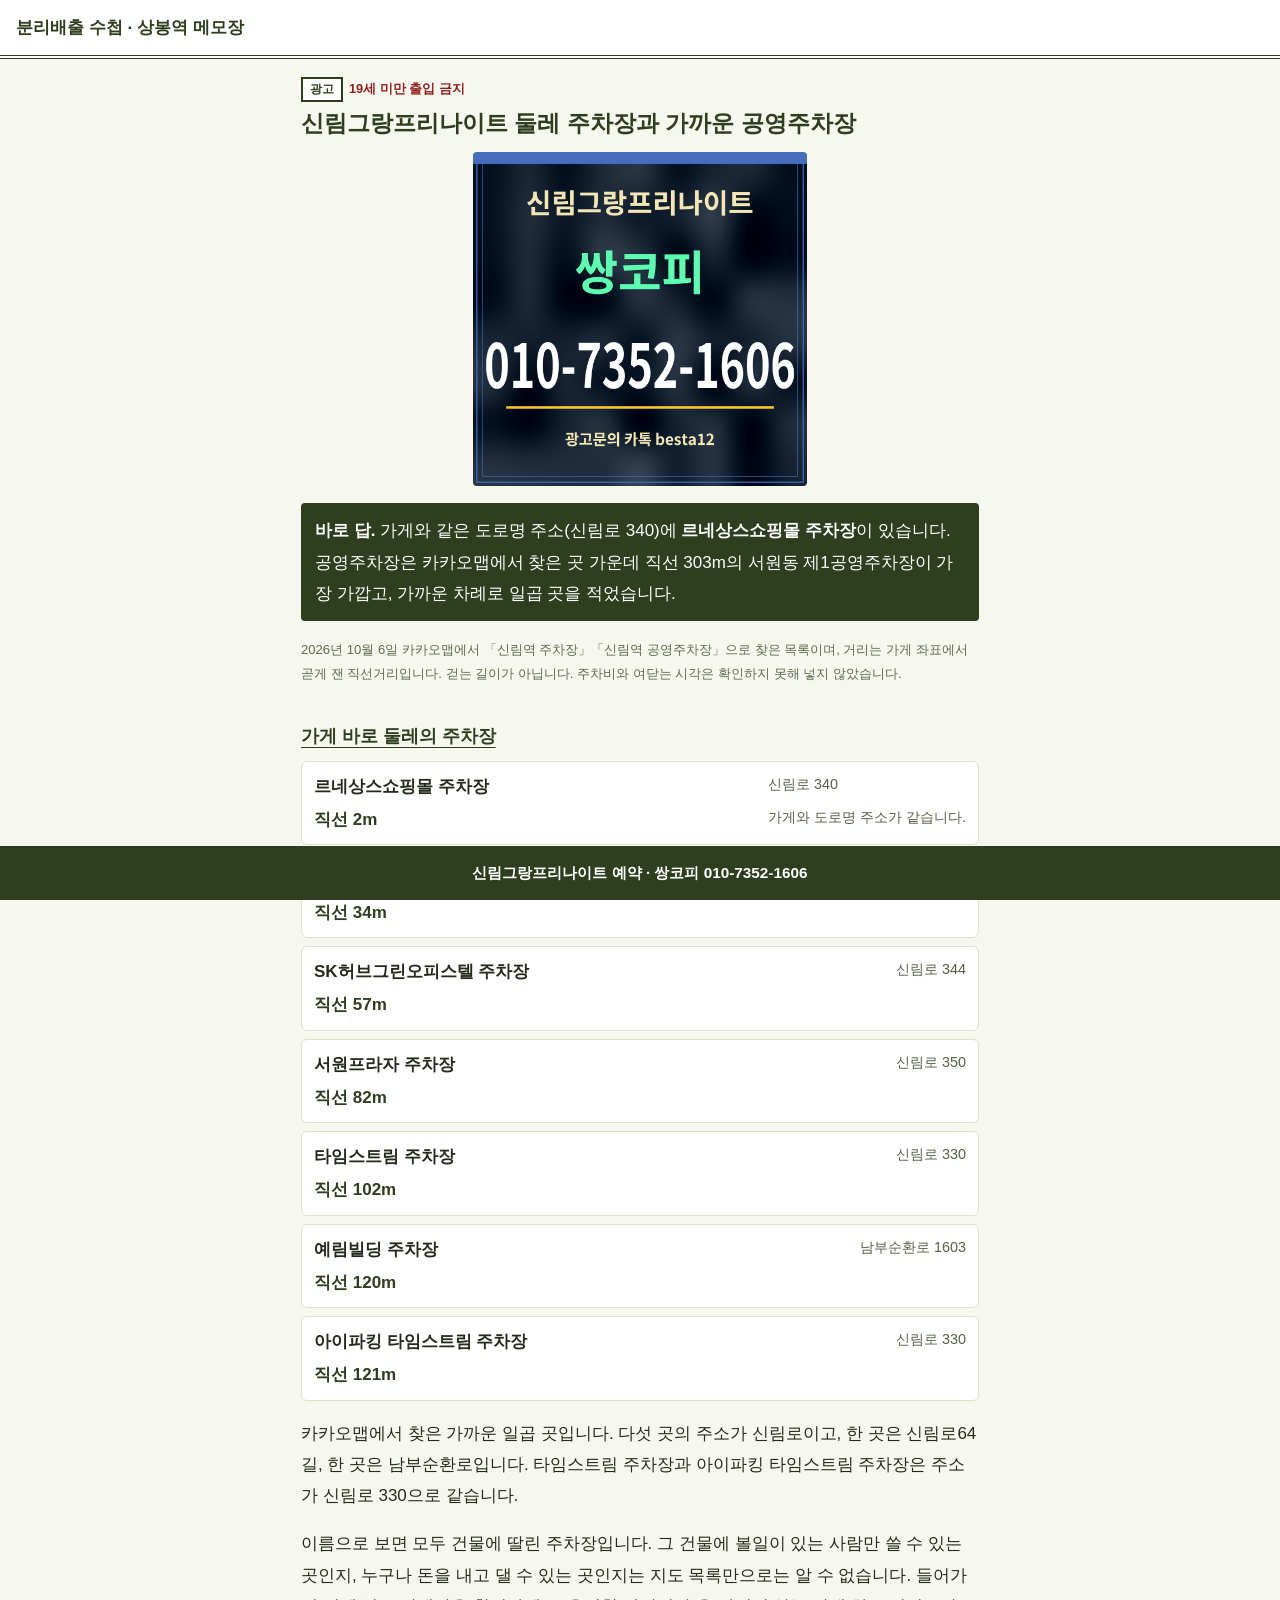
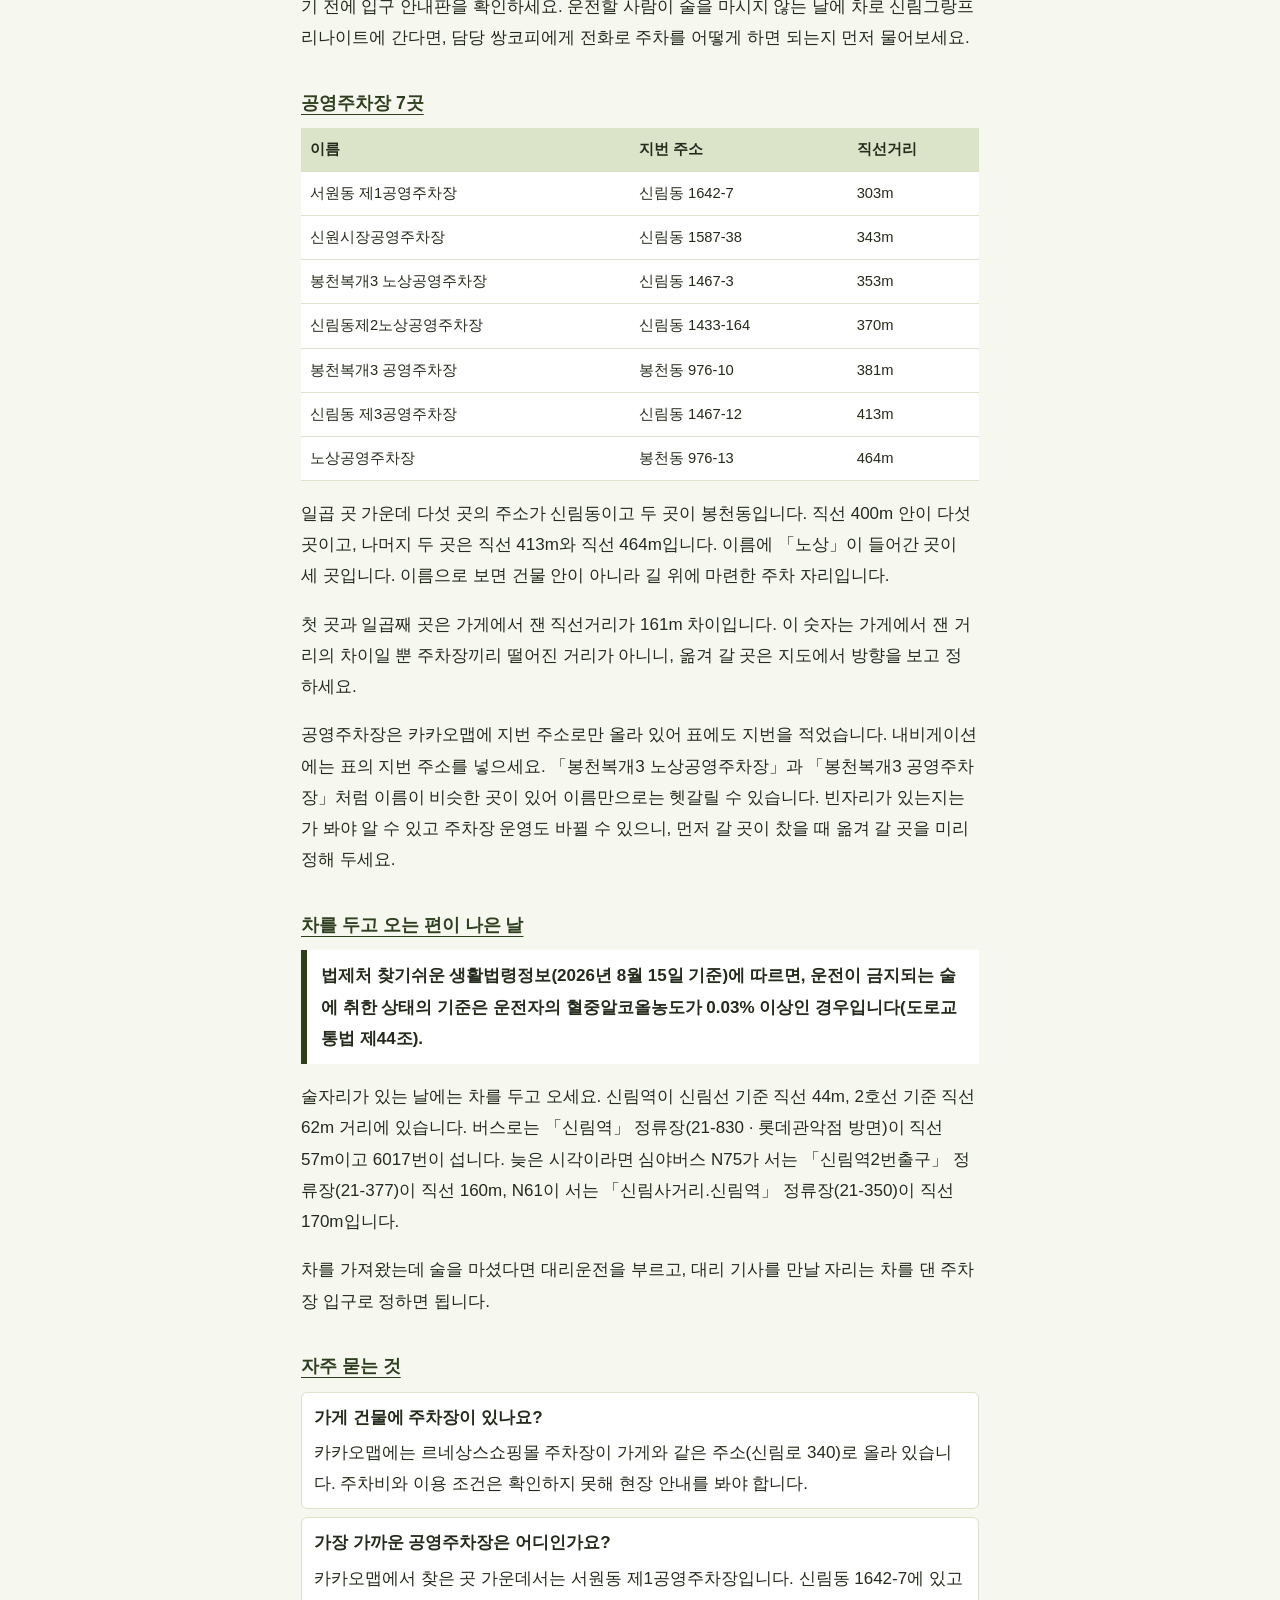
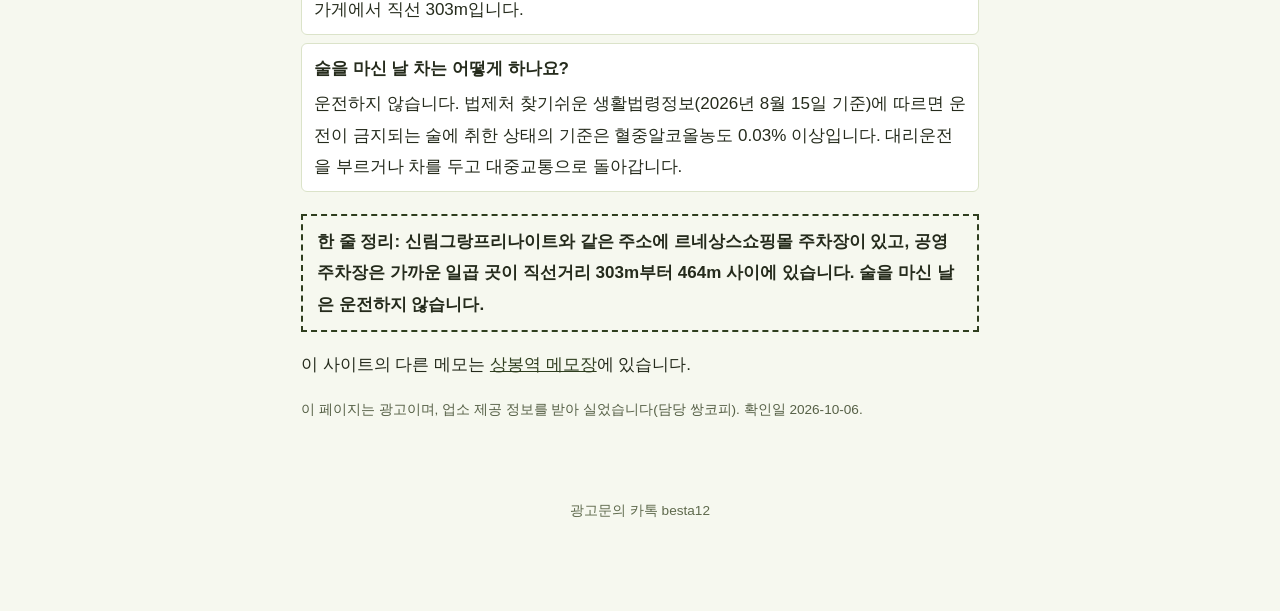
<file: sillim-grandprix-night/index.html>
<!doctype html>
<html lang="ko">
<head>
<meta charset="UTF-8" />
<meta name="viewport" content="width=device-width, initial-scale=1.0" />
<title>신림그랑프리나이트 주차, 관악구 공영주차장 7곳</title>
<meta name="description" content="신림그랑프리나이트와 같은 주소에 르네상스쇼핑몰 주차장이 있습니다. 직선 303m부터 464m 사이의 가까운 공영주차장 일곱 곳도 적었습니다." />
<meta name="robots" content="index, follow, max-image-preview:large" />
<link rel="canonical" href="https://x.nolcool.com/sillim-grandprix-night/" />
<meta property="og:type" content="article" />
<meta property="og:site_name" content="분리배출 수첩" />
<meta property="og:title" content="신림그랑프리나이트 주차, 관악구 공영주차장 7곳" />
<meta property="og:description" content="신림그랑프리나이트와 같은 주소에 르네상스쇼핑몰 주차장이 있습니다. 직선 303m부터 464m 사이의 가까운 공영주차장 일곱 곳도 적었습니다." />
<meta property="og:url" content="https://x.nolcool.com/sillim-grandprix-night/" />
<meta property="og:image" content="https://x.nolcool.com/sillim-grandprix-night/sillim-grandprix-night-3e872ad9.png" />
<meta property="og:image:type" content="image/png" />
<meta property="og:image:width" content="1200" />
<meta property="og:image:height" content="1200" />
<meta property="og:image:alt" content="신림그랑프리나이트 쌍코피 010-7352-1606 광고문의 카톡 besta12" />
<meta name="twitter:card" content="summary_large_image" />
<meta name="twitter:image" content="https://x.nolcool.com/sillim-grandprix-night/sillim-grandprix-night-3e872ad9.png" />
<link rel="icon" type="image/svg+xml" href="/favicon.svg" />
<script type="application/ld+json">
{"@context":"https://schema.org","@type":"NightClub","name":"신림그랑프리나이트","telephone":"+82-10-7352-1606","image":"https://x.nolcool.com/sillim-grandprix-night/sillim-grandprix-night-3e872ad9.png","url":"https://x.nolcool.com/sillim-grandprix-night/","address":{"@type":"PostalAddress","streetAddress":"서울 관악구 신림로 340","addressLocality":"서울 관악구","addressRegion":"서울","postalCode":"08754","addressCountry":"KR"}}
</script>
<script type="application/ld+json">
{"@context":"https://schema.org","@type":"WebPage","name":"신림그랑프리나이트 주차, 관악구 공영주차장 7곳","url":"https://x.nolcool.com/sillim-grandprix-night/","image":"https://x.nolcool.com/sillim-grandprix-night/sillim-grandprix-night-3e872ad9.png","inLanguage":"ko-KR","datePublished":"2026-10-06","dateModified":"2026-10-06"}
</script>
<script type="application/ld+json">
{"@context":"https://schema.org","@type":"FAQPage","mainEntity":[{"@type":"Question","name":"가게 건물에 주차장이 있나요?","acceptedAnswer":{"@type":"Answer","text":"카카오맵에는 르네상스쇼핑몰 주차장이 가게와 같은 주소(신림로 340)로 올라 있습니다. 주차비와 이용 조건은 확인하지 못해 현장 안내를 봐야 합니다."}},{"@type":"Question","name":"가장 가까운 공영주차장은 어디인가요?","acceptedAnswer":{"@type":"Answer","text":"카카오맵에서 찾은 곳 가운데서는 서원동 제1공영주차장입니다. 신림동 1642-7에 있고 가게에서 직선 303m입니다."}},{"@type":"Question","name":"술을 마신 날 차는 어떻게 하나요?","acceptedAnswer":{"@type":"Answer","text":"운전하지 않습니다. 법제처 찾기쉬운 생활법령정보(2026년 8월 15일 기준)에 따르면 운전이 금지되는 술에 취한 상태의 기준은 혈중알코올농도 0.03% 이상입니다. 대리운전을 부르거나 차를 두고 대중교통으로 돌아갑니다."}}]}
</script>
<script type="application/ld+json">
{"@context":"https://schema.org","@type":"BreadcrumbList","itemListElement":[{"@type":"ListItem","position":1,"name":"분리배출 수첩","item":"https://x.nolcool.com/"},{"@type":"ListItem","position":2,"name":"상봉역 메모장","item":"https://x.nolcool.com/sangbong-station-notes/"},{"@type":"ListItem","position":3,"name":"신림그랑프리나이트 주차","item":"https://x.nolcool.com/sillim-grandprix-night/"}]}
</script>
<style>
:root{--vx-c:#2f3e1f;--vx-b:#f6f8ef;--vx-l:#dbe3c9}*{box-sizing:border-box}body{margin:0;background:var(--vx-b);color:#252b1c;font-family:"Pretendard","Malgun Gothic",sans-serif;line-height:1.84;font-size:17px;padding-bottom:70px}.vx-hd{padding:12px 16px;font-weight:800;background:#fff;border-bottom:4px double var(--vx-c)}.vx-hd a{color:var(--vx-c);text-decoration:none}.vx-main{max-width:710px;margin:0 auto;padding:18px 16px 44px}.vx-age{font-size:.8rem;color:#952020;font-weight:700;margin:0 0 2px}.vx-adk{display:inline-block;background:#fff;border:2px solid var(--vx-c);color:var(--vx-c);font-size:.72rem;font-weight:800;padding:0 7px;margin-right:6px}.vx-h1{font-size:1.46rem;line-height:1.42;color:var(--vx-c);margin:.2em 0 .4em}.vx-im{display:block;width:100%;max-width:334px;height:auto;aspect-ratio:1/1;margin:12px auto 16px;border-radius:4px}.vx-lead{background:var(--vx-c);color:#fff;padding:12px 14px;border-radius:4px}.vx-memo{font-size:.82rem;color:#5f6a4d}.vx-part{font-size:1.1rem;margin:1.9em 0 .5em;color:var(--vx-c);text-decoration:underline;text-underline-offset:5px}.vx-cards{list-style:none;padding:0;margin:0;display:grid;gap:8px}.vx-card{background:#fff;border:1px solid var(--vx-l);border-radius:6px;padding:9px 12px;display:grid;grid-template-columns:1fr auto;gap:2px 10px}.vx-cn{font-weight:800}.vx-cm{font-weight:800;color:var(--vx-c)}.vx-ca,.vx-cx{font-size:.9rem;color:#566046}.vx-pub{width:100%;border-collapse:collapse;background:#fff;font-size:.92rem}.vx-pub th,.vx-pub td{padding:8px 9px;border-bottom:1px solid var(--vx-l);text-align:left}.vx-ph{background:var(--vx-l)}.vx-law{margin:0;padding:10px 14px;border-left:6px solid var(--vx-c);background:#fff;font-weight:700}.vx-faq{list-style:none;padding:0;margin:0}.vx-fi{background:#fff;border:1px solid var(--vx-l);border-radius:6px;padding:9px 12px;margin:8px 0}.vx-fq{display:block}.vx-fa{display:block;margin-top:4px}.vx-wrap{border:2px dashed var(--vx-c);padding:10px 14px;margin-top:22px;font-weight:700}.vx-hl{color:var(--vx-c)}.vx-rel{font-size:.85rem;color:#566046;margin-top:14px}.vx-ft{text-align:center;font-size:.85rem;color:#5f6a4d;padding:18px 16px}.vx-ring{position:fixed;left:0;right:0;bottom:0;background:var(--vx-c);color:#fff;text-align:center;padding:13px 8px;font-weight:800;font-size:clamp(12px,3.9vw,15.3px);white-space:nowrap;text-decoration:none;z-index:9}
</style>
</head>
<body>
<header class="vx-hd"><a href="/">분리배출 수첩</a> · <a href="/sangbong-station-notes/">상봉역 메모장</a></header>
<main class="vx-main"><article>
<p class="vx-age"><span class="vx-adk">광고</span>19세 미만 출입 금지</p>
<h1 class="vx-h1">신림그랑프리나이트 둘레 주차장과 가까운 공영주차장</h1>
<img class="vx-im" src="sillim-grandprix-night-3e872ad9.png" width="1200" height="1200" alt="신림그랑프리나이트 쌍코피 010-7352-1606 광고문의 카톡 besta12" />

<p class="vx-lead"><b class="vx-lb">바로 답.</b> 가게와 같은 도로명 주소(신림로 340)에 <b class="vx-lb">르네상스쇼핑몰 주차장</b>이 있습니다. 공영주차장은 카카오맵에서 찾은 곳 가운데 직선 303m의 서원동 제1공영주차장이 가장 가깝고, 가까운 차례로 일곱 곳을 적었습니다.</p>
<p class="vx-memo">2026년 10월 6일 카카오맵에서 「신림역 주차장」「신림역 공영주차장」으로 찾은 목록이며, 거리는 가게 좌표에서 곧게 잰 직선거리입니다. 걷는 길이가 아닙니다. 주차비와 여닫는 시각은 확인하지 못해 넣지 않았습니다.</p>
<h2 class="vx-part">가게 바로 둘레의 주차장</h2>
<ul class="vx-cards">
<li class="vx-card"><span class="vx-cn">르네상스쇼핑몰 주차장</span><span class="vx-ca">신림로 340</span><span class="vx-cm">직선 2m</span><span class="vx-cx">가게와 도로명 주소가 같습니다.</span></li>
<li class="vx-card"><span class="vx-cn">호텔르네상스 주차장</span><span class="vx-ca">신림로64길 12</span><span class="vx-cm">직선 34m</span></li>
<li class="vx-card"><span class="vx-cn">SK허브그린오피스텔 주차장</span><span class="vx-ca">신림로 344</span><span class="vx-cm">직선 57m</span></li>
<li class="vx-card"><span class="vx-cn">서원프라자 주차장</span><span class="vx-ca">신림로 350</span><span class="vx-cm">직선 82m</span></li>
<li class="vx-card"><span class="vx-cn">타임스트림 주차장</span><span class="vx-ca">신림로 330</span><span class="vx-cm">직선 102m</span></li>
<li class="vx-card"><span class="vx-cn">예림빌딩 주차장</span><span class="vx-ca">남부순환로 1603</span><span class="vx-cm">직선 120m</span></li>
<li class="vx-card"><span class="vx-cn">아이파킹 타임스트림 주차장</span><span class="vx-ca">신림로 330</span><span class="vx-cm">직선 121m</span></li>
</ul>
<p class="vx-body">카카오맵에서 찾은 가까운 일곱 곳입니다. 다섯 곳의 주소가 신림로이고, 한 곳은 신림로64길, 한 곳은 남부순환로입니다. 타임스트림 주차장과 아이파킹 타임스트림 주차장은 주소가 신림로 330으로 같습니다.</p>
<p class="vx-body">이름으로 보면 모두 건물에 딸린 주차장입니다. 그 건물에 볼일이 있는 사람만 쓸 수 있는 곳인지, 누구나 돈을 내고 댈 수 있는 곳인지는 지도 목록만으로는 알 수 없습니다. 들어가기 전에 입구 안내판을 확인하세요. 운전할 사람이 술을 마시지 않는 날에 차로 신림그랑프리나이트에 간다면, 담당 쌍코피에게 전화로 주차를 어떻게 하면 되는지 먼저 물어보세요.</p>
<h2 class="vx-part">공영주차장 7곳</h2>
<table class="vx-pub"><thead class="vx-ph"><tr class="vx-pr"><th class="vx-p1">이름</th><th class="vx-p2">지번 주소</th><th class="vx-p3">직선거리</th></tr></thead><tbody class="vx-pb">
<tr class="vx-pr"><td class="vx-p1">서원동 제1공영주차장</td><td class="vx-p2">신림동 1642-7</td><td class="vx-p3">303m</td></tr>
<tr class="vx-pr"><td class="vx-p1">신원시장공영주차장</td><td class="vx-p2">신림동 1587-38</td><td class="vx-p3">343m</td></tr>
<tr class="vx-pr"><td class="vx-p1">봉천복개3 노상공영주차장</td><td class="vx-p2">신림동 1467-3</td><td class="vx-p3">353m</td></tr>
<tr class="vx-pr"><td class="vx-p1">신림동제2노상공영주차장</td><td class="vx-p2">신림동 1433-164</td><td class="vx-p3">370m</td></tr>
<tr class="vx-pr"><td class="vx-p1">봉천복개3 공영주차장</td><td class="vx-p2">봉천동 976-10</td><td class="vx-p3">381m</td></tr>
<tr class="vx-pr"><td class="vx-p1">신림동 제3공영주차장</td><td class="vx-p2">신림동 1467-12</td><td class="vx-p3">413m</td></tr>
<tr class="vx-pr"><td class="vx-p1">노상공영주차장</td><td class="vx-p2">봉천동 976-13</td><td class="vx-p3">464m</td></tr>
</tbody></table>
<p class="vx-body">일곱 곳 가운데 다섯 곳의 주소가 신림동이고 두 곳이 봉천동입니다. 직선 400m 안이 다섯 곳이고, 나머지 두 곳은 직선 413m와 직선 464m입니다. 이름에 「노상」이 들어간 곳이 세 곳입니다. 이름으로 보면 건물 안이 아니라 길 위에 마련한 주차 자리입니다.</p>
<p class="vx-body">첫 곳과 일곱째 곳은 가게에서 잰 직선거리가 161m 차이입니다. 이 숫자는 가게에서 잰 거리의 차이일 뿐 주차장끼리 떨어진 거리가 아니니, 옮겨 갈 곳은 지도에서 방향을 보고 정하세요.</p>
<p class="vx-body">공영주차장은 카카오맵에 지번 주소로만 올라 있어 표에도 지번을 적었습니다. 내비게이션에는 표의 지번 주소를 넣으세요. 「봉천복개3 노상공영주차장」과 「봉천복개3 공영주차장」처럼 이름이 비슷한 곳이 있어 이름만으로는 헷갈릴 수 있습니다. 빈자리가 있는지는 가 봐야 알 수 있고 주차장 운영도 바뀔 수 있으니, 먼저 갈 곳이 찼을 때 옮겨 갈 곳을 미리 정해 두세요.</p>
<h2 class="vx-part">차를 두고 오는 편이 나은 날</h2>
<blockquote class="vx-law">법제처 찾기쉬운 생활법령정보(2026년 8월 15일 기준)에 따르면, 운전이 금지되는 술에 취한 상태의 기준은 운전자의 혈중알코올농도가 0.03% 이상인 경우입니다(도로교통법 제44조).</blockquote>
<p class="vx-body">술자리가 있는 날에는 차를 두고 오세요. 신림역이 신림선 기준 직선 44m, 2호선 기준 직선 62m 거리에 있습니다. 버스로는 「신림역」 정류장(21-830 · 롯데관악점 방면)이 직선 57m이고 6017번이 섭니다. 늦은 시각이라면 심야버스 N75가 서는 「신림역2번출구」 정류장(21-377)이 직선 160m, N61이 서는 「신림사거리.신림역」 정류장(21-350)이 직선 170m입니다.</p>
<p class="vx-body">차를 가져왔는데 술을 마셨다면 대리운전을 부르고, 대리 기사를 만날 자리는 차를 댄 주차장 입구로 정하면 됩니다.</p>
<h2 class="vx-part">자주 묻는 것</h2>
<ul class="vx-faq">
<li class="vx-fi"><strong class="vx-fq">가게 건물에 주차장이 있나요?</strong><span class="vx-fa">카카오맵에는 르네상스쇼핑몰 주차장이 가게와 같은 주소(신림로 340)로 올라 있습니다. 주차비와 이용 조건은 확인하지 못해 현장 안내를 봐야 합니다.</span></li>
<li class="vx-fi"><strong class="vx-fq">가장 가까운 공영주차장은 어디인가요?</strong><span class="vx-fa">카카오맵에서 찾은 곳 가운데서는 서원동 제1공영주차장입니다. 신림동 1642-7에 있고 가게에서 직선 303m입니다.</span></li>
<li class="vx-fi"><strong class="vx-fq">술을 마신 날 차는 어떻게 하나요?</strong><span class="vx-fa">운전하지 않습니다. 법제처 찾기쉬운 생활법령정보(2026년 8월 15일 기준)에 따르면 운전이 금지되는 술에 취한 상태의 기준은 혈중알코올농도 0.03% 이상입니다. 대리운전을 부르거나 차를 두고 대중교통으로 돌아갑니다.</span></li>
</ul>
<p class="vx-wrap">한 줄 정리: 신림그랑프리나이트와 같은 주소에 르네상스쇼핑몰 주차장이 있고, 공영주차장은 가까운 일곱 곳이 직선거리 303m부터 464m 사이에 있습니다. 술을 마신 날은 운전하지 않습니다.</p>
<p class="vx-hub">이 사이트의 다른 메모는 <a class="vx-hl" href="/sangbong-station-notes/">상봉역 메모장</a>에 있습니다.</p>
<p class="vx-rel">이 페이지는 광고이며, 업소 제공 정보를 받아 실었습니다(담당 쌍코피). 확인일 2026-10-06.</p>
</article></main>
<footer class="vx-ft">광고문의 카톡 besta12</footer>
<a class="vx-ring" href="tel:01073521606">신림그랑프리나이트 예약 · 쌍코피 010-7352-1606</a>
</body>
</html>
</file>
